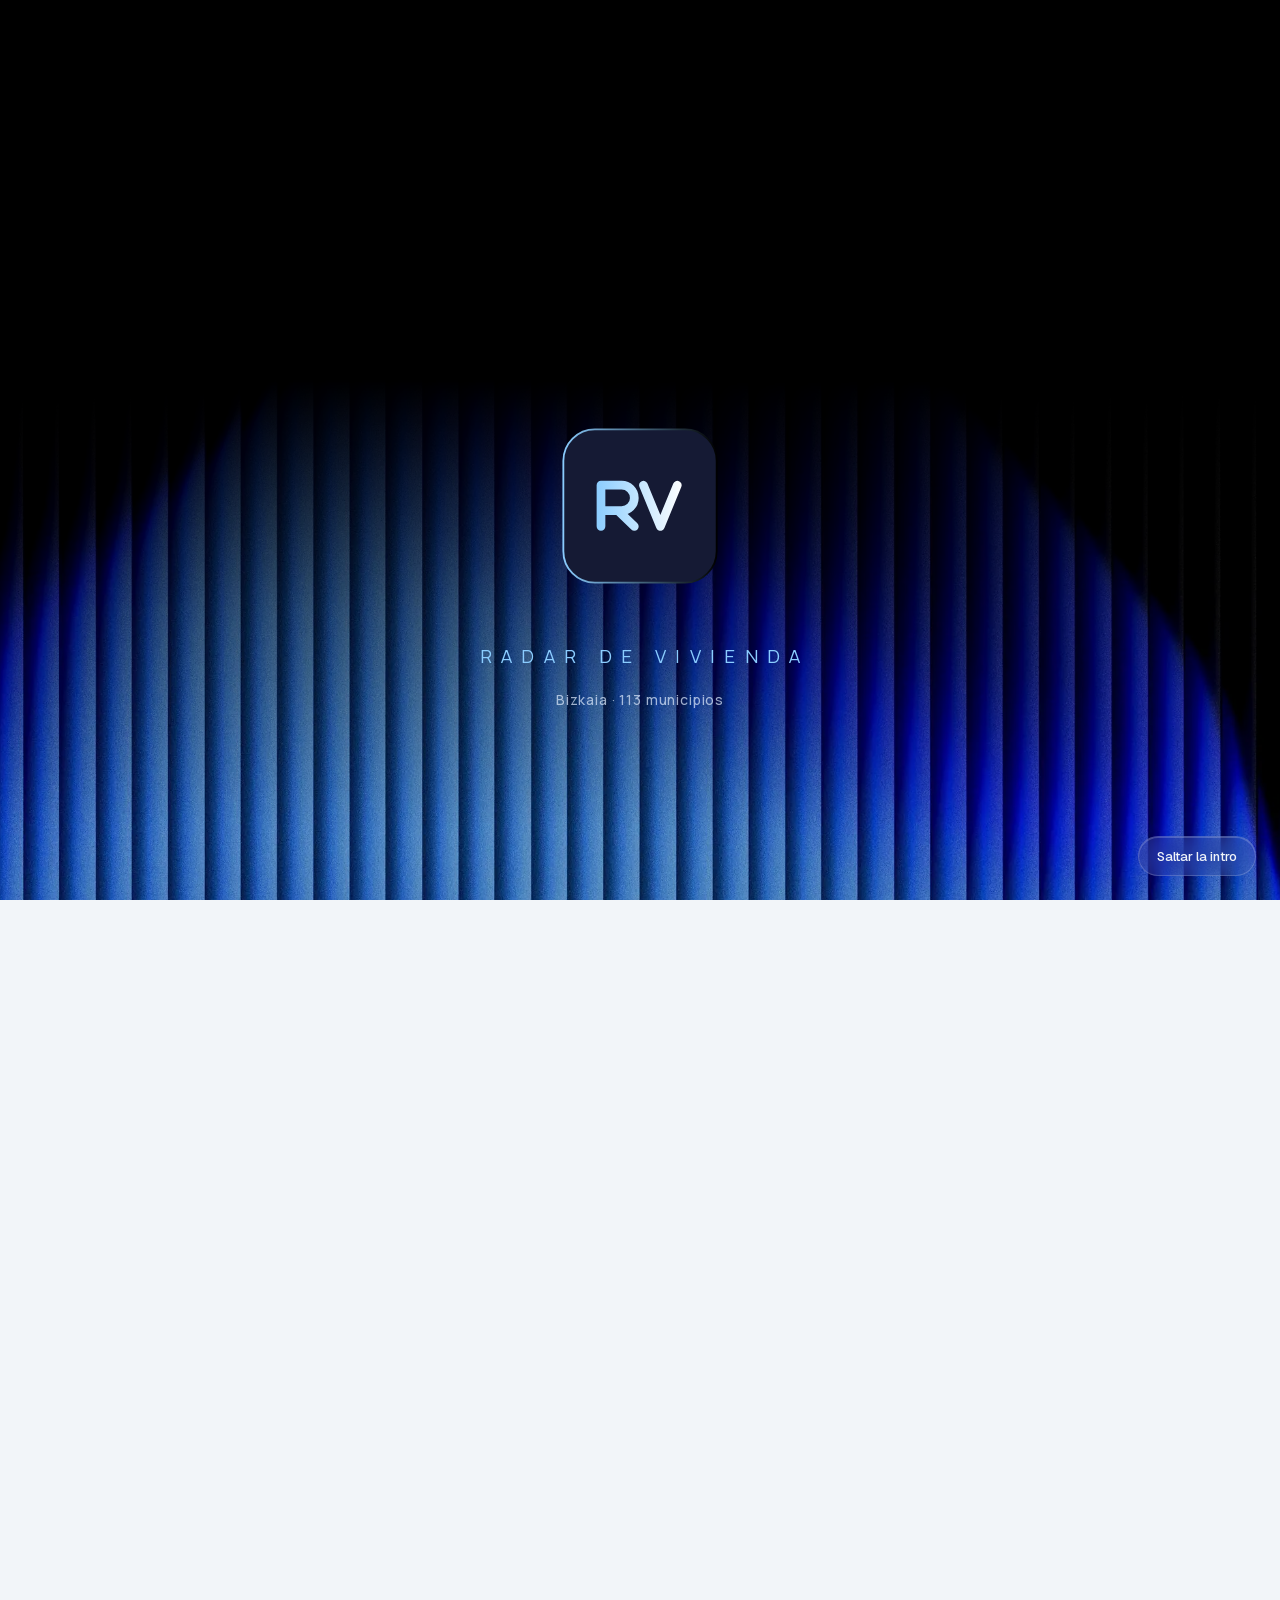
<file: prototipo-radar/index.html>
<!doctype html>
<html lang="es">
<head>
  <meta charset="utf-8">
  <meta name="viewport" content="width=device-width, initial-scale=1, viewport-fit=cover">
  <title>Radar de vivienda · Bizkaia (prototipo)</title>
  <meta name="robots" content="noindex">
  <link rel="preload" href="assets/fonts/geist-latin-edc7ad.woff2" as="font" type="font/woff2" crossorigin>
  <link rel="preload" href="assets/fonts/montserrat-latin-83a31c.woff2" as="font" type="font/woff2" crossorigin>
  <link rel="stylesheet" href="css/fonts.css">
  <link rel="stylesheet" href="css/pci.css">
  <link rel="stylesheet" href="css/radar.css">
  <script type="module" src="js/app.js"></script>
  <noscript><style>.intro { display: none; } .app.pre .main { opacity: 1; transform: none; filter: none; } .app.pre .dock { opacity: 1; }</style></noscript>
</head>
<body>
<svg width="0" height="0" style="position:absolute" aria-hidden="true">
  <!-- Iconos: Phosphor Icons (regular), licencia MIT; el mismo sprite que pci-dashboard -->
  <!-- Icons: Phosphor Icons (regular), MIT licence -->
  <symbol id="i-globe" viewBox="0 0 256 256"><path d="M128,24A104,104,0,1,0,232,128,104.11,104.11,0,0,0,128,24Zm88,104a87.62,87.62,0,0,1-6.4,32.94l-44.7-27.49a15.92,15.92,0,0,0-6.24-2.23l-22.82-3.08a16.11,16.11,0,0,0-16,7.86h-8.72l-3.8-7.86a15.91,15.91,0,0,0-11-8.67l-8-1.73L96.14,104h16.71a16.06,16.06,0,0,0,7.73-2l12.25-6.76a16.62,16.62,0,0,0,3-2.14l26.91-24.34A15.93,15.93,0,0,0,166,49.1l-.36-.65A88.11,88.11,0,0,1,216,128ZM143.31,41.34,152,56.9,125.09,81.24,112.85,88H96.14a16,16,0,0,0-13.88,8l-8.73,15.23L63.38,84.19,74.32,58.32a87.87,87.87,0,0,1,69-17ZM40,128a87.53,87.53,0,0,1,8.54-37.8l11.34,30.27a16,16,0,0,0,11.62,10l21.43,4.61L96.74,143a16.09,16.09,0,0,0,14.4,9h1.48l-7.23,16.23a16,16,0,0,0,2.86,17.37l.14.14L128,205.94l-1.94,10A88.11,88.11,0,0,1,40,128Zm102.58,86.78,1.13-5.81a16.09,16.09,0,0,0-4-13.9,1.85,1.85,0,0,1-.14-.14L120,174.74,133.7,144l22.82,3.08,45.72,28.12A88.18,88.18,0,0,1,142.58,214.78Z"/></symbol>
  <symbol id="i-squares" viewBox="0 0 256 256"><path d="M104,40H56A16,16,0,0,0,40,56v48a16,16,0,0,0,16,16h48a16,16,0,0,0,16-16V56A16,16,0,0,0,104,40Zm0,64H56V56h48v48Zm96-64H152a16,16,0,0,0-16,16v48a16,16,0,0,0,16,16h48a16,16,0,0,0,16-16V56A16,16,0,0,0,200,40Zm0,64H152V56h48v48Zm-96,32H56a16,16,0,0,0-16,16v48a16,16,0,0,0,16,16h48a16,16,0,0,0,16-16V152A16,16,0,0,0,104,136Zm0,64H56V152h48v48Zm96-64H152a16,16,0,0,0-16,16v48a16,16,0,0,0,16,16h48a16,16,0,0,0,16-16V152A16,16,0,0,0,200,136Zm0,64H152V152h48v48Z"/></symbol>
  <symbol id="i-lightning" viewBox="0 0 256 256"><path d="M215.79,118.17a8,8,0,0,0-5-5.66L153.18,90.9l14.66-73.33a8,8,0,0,0-13.69-7l-112,120a8,8,0,0,0,3,13l57.63,21.61L88.16,238.43a8,8,0,0,0,13.69,7l112-120A8,8,0,0,0,215.79,118.17ZM109.37,214l10.47-52.38a8,8,0,0,0-5-9.06L62,132.71l84.62-90.66L136.16,94.43a8,8,0,0,0,5,9.06l52.8,19.8Z"/></symbol>
  <symbol id="i-ladder" viewBox="0 0 256 256"><path d="M224,96H184V56a8,8,0,0,0-8-8H56V40a8,8,0,0,0-16,0V216a8,8,0,0,0,16,0v-8h88a8,8,0,0,0,8-8V160h72a8,8,0,0,0,8-8V104A8,8,0,0,0,224,96ZM168,64V96H56V64ZM136,192H56V160h80Zm80-48H56V112H216Z"/></symbol>
  <symbol id="i-wallet" viewBox="0 0 256 256"><path d="M216,64H56a8,8,0,0,1,0-16H192a8,8,0,0,0,0-16H56A24,24,0,0,0,32,56V184a24,24,0,0,0,24,24H216a16,16,0,0,0,16-16V80A16,16,0,0,0,216,64Zm0,128H56a8,8,0,0,1-8-8V78.63A23.84,23.84,0,0,0,56,80H216Zm-48-60a12,12,0,1,1,12,12A12,12,0,0,1,168,132Z"/></symbol>
  <symbol id="i-trend" viewBox="0 0 256 256"><path d="M232,208a8,8,0,0,1-8,8H32a8,8,0,0,1-8-8V48a8,8,0,0,1,16,0V156.69l50.34-50.35a8,8,0,0,1,11.32,0L128,132.69,180.69,80H160a8,8,0,0,1,0-16h40a8,8,0,0,1,8,8v40a8,8,0,0,1-16,0V91.31l-58.34,58.35a8,8,0,0,1-11.32,0L96,123.31l-56,56V200H224A8,8,0,0,1,232,208Z"/></symbol>
  <symbol id="i-database" viewBox="0 0 256 256"><path d="M128,24C74.17,24,32,48.6,32,80v96c0,31.4,42.17,56,96,56s96-24.6,96-56V80C224,48.6,181.83,24,128,24Zm80,104c0,9.62-7.88,19.43-21.61,26.92C170.93,163.35,150.19,168,128,168s-42.93-4.65-58.39-13.08C55.88,147.43,48,137.62,48,128V111.36c17.06,15,46.23,24.64,80,24.64s62.94-9.68,80-24.64ZM69.61,53.08C85.07,44.65,105.81,40,128,40s42.93,4.65,58.39,13.08C200.12,60.57,208,70.38,208,80s-7.88,19.43-21.61,26.92C170.93,115.35,150.19,120,128,120s-42.93-4.65-58.39-13.08C55.88,99.43,48,89.62,48,80S55.88,60.57,69.61,53.08ZM186.39,202.92C170.93,211.35,150.19,216,128,216s-42.93-4.65-58.39-13.08C55.88,195.43,48,185.62,48,176V159.36c17.06,15,46.23,24.64,80,24.64s62.94-9.68,80-24.64V176C208,185.62,200.12,195.43,186.39,202.92Z"/></symbol>
  <symbol id="i-search" viewBox="0 0 256 256"><path d="M229.66,218.34l-50.07-50.06a88.11,88.11,0,1,0-11.31,11.31l50.06,50.07a8,8,0,0,0,11.32-11.32ZM40,112a72,72,0,1,1,72,72A72.08,72.08,0,0,1,40,112Z"/></symbol>
  <symbol id="i-x" viewBox="0 0 256 256"><path d="M205.66,194.34a8,8,0,0,1-11.32,11.32L128,139.31,61.66,205.66a8,8,0,0,1-11.32-11.32L116.69,128,50.34,61.66A8,8,0,0,1,61.66,50.34L128,116.69l66.34-66.35a8,8,0,0,1,11.32,11.32L139.31,128Z"/></symbol>
  <symbol id="i-arrow" viewBox="0 0 256 256"><path d="M221.66,133.66l-72,72a8,8,0,0,1-11.32-11.32L196.69,136H40a8,8,0,0,1,0-16H196.69L138.34,61.66a8,8,0,0,1,11.32-11.32l72,72A8,8,0,0,1,221.66,133.66Z"/></symbol>
    <symbol id="i-play" viewBox="0 0 256 256"><path d="M240,128a15.74,15.74,0,0,1-7.6,13.51L88.32,229.65a16,16,0,0,1-16.2.3A15.86,15.86,0,0,1,64,216.13V39.87a15.86,15.86,0,0,1,8.12-13.82,16,16,0,0,1,16.2.3L232.4,114.49A15.74,15.74,0,0,1,240,128Z"/></symbol>
  <symbol id="i-pause" viewBox="0 0 256 256"><path d="M216,48V208a16,16,0,0,1-16,16H160a16,16,0,0,1-16-16V48a16,16,0,0,1,16-16h40A16,16,0,0,1,216,48ZM96,32H56A16,16,0,0,0,40,48V208a16,16,0,0,0,16,16H96a16,16,0,0,0,16-16V48A16,16,0,0,0,96,32Z"/></symbol>
  <symbol id="i-caret" viewBox="0 0 256 256"><path d="M181.66,133.66l-80,80a8,8,0,0,1-11.32-11.32L164.69,128,90.34,53.66a8,8,0,0,1,11.32-11.32l80,80A8,8,0,0,1,181.66,133.66Z"/></symbol>
  <symbol id="i-reset"viewBox="0 0 256 256"><path d="M224,128a96,96,0,0,1-94.71,96H128A95.38,95.38,0,0,1,62.1,197.8a8,8,0,0,1,11-11.63A80,80,0,1,0,71.43,71.39a3.07,3.07,0,0,1-.26.25L44.59,96H72a8,8,0,0,1,0,16H24a8,8,0,0,1-8-8V56a8,8,0,0,1,16,0V85.8L60.25,60A96,96,0,0,1,224,128Z"/></symbol>
</svg>
<a class="salto" href="#hoja" data-saltar>Saltar al contenido</a>

<div class="intro" id="intro">
  <div class="beams-wrap" aria-hidden="true"><div class="beams"></div></div>
  <div class="intro-sign" role="img" aria-label="Radar de vivienda, Bizkaia">
    <div class="intro-logo"><div class="intro-mark"><img src="assets/radar-logo.svg" width="130" height="130" alt=""></div><span class="intro-sweep"></span><span class="intro-pulse"></span></div>
    <div class="intro-text">
      <div class="intro-sub">Radar de vivienda</div>
      <div class="intro-by"><span>Bizkaia · 113 municipios</span></div>
    </div>
  </div>
  <button class="intro-skip" type="button">Saltar la intro</button>
</div>

<div class="app pre">
  <div class="dock ink lg glass-rail">
    <a class="lockup" href="#situacion" title="Radar de vivienda: volver a Situación" aria-label="Radar de vivienda, volver a Situación">
      <svg viewBox="0 0 130.39 130.39" aria-hidden="true">
        <defs>
          <linearGradient id="lg-txt" x1="29" y1="63" x2="101" y2="63" gradientUnits="userSpaceOnUse"><stop offset="0" stop-color="#8bcdff"/><stop offset="1" stop-color="#fff"/></linearGradient>
          <linearGradient id="lg-edge" x1="1" y1="65" x2="129" y2="65" gradientUnits="userSpaceOnUse"><stop offset="0" stop-color="#8bcdff"/><stop offset="1" stop-color="#000"/></linearGradient>
        </defs>
        <rect x="1.94" y="1.95" width="126.5" height="126.5" rx="26" fill="#151a34"/>
        <rect x="1.94" y="1.95" width="126.5" height="126.5" rx="26" fill="none" stroke="url(#lg-edge)" stroke-width="1.5"/>
        <g fill="none" stroke="url(#lg-txt)" stroke-width="7.2" stroke-linejoin="round" stroke-linecap="round"><path d="M33 82V48h17a10.5 10.5 0 0 1 0 21H33M47 69l13.5 13"/><path d="M68 48l14 34 14-34"/></g>
      </svg>
      <div class="label"><b data-producto>Radar de vivienda</b><span data-territorio>Bizkaia</span></div>
    </a>

    <nav class="nav" id="nav" aria-label="Vistas">
      <span class="lens" aria-hidden="true"></span>
      <a href="#situacion" data-view="situacion" title="Situación"><svg class="ico"><use href="#i-globe"/></svg><span class="label">Situación</span></a>
      <a href="#indicadores" data-view="indicadores" title="Indicadores"><svg class="ico"><use href="#i-trend"/></svg><span class="label">Indicadores</span></a>
      <span class="sep-line" aria-hidden="true"></span>
      <a class="ext" href="https://vizcaya-vivienda.vercel.app/#medidas" rel="noopener" title="Medidas en marcha (Radar publicado)" data-nuevo><svg class="ico"><use href="#i-lightning"/></svg><span class="label">Medidas en marcha</span><span class="tag" aria-hidden="true">↗</span><span class="solo-lectores"> (abre el Radar publicado)</span></a>
      <a class="ext" href="https://vizcaya-vivienda.vercel.app/#escenarios" rel="noopener" title="Escenarios (Radar publicado)" data-nuevo><svg class="ico"><use href="#i-ladder"/></svg><span class="label">Escenarios</span><span class="tag" aria-hidden="true">↗</span><span class="solo-lectores"> (abre el Radar publicado)</span></a>
      <a class="ext" href="https://vizcaya-vivienda.vercel.app/#datos" rel="noopener" title="Datos (Radar publicado)" data-nuevo><svg class="ico"><use href="#i-database"/></svg><span class="label">Datos</span><span class="tag" aria-hidden="true">↗</span><span class="solo-lectores"> (abre el Radar publicado)</span></a>
      <span class="sep-line" aria-hidden="true"></span>
      <a class="ext" href="https://vizcaya-vivienda.vercel.app/#metodologia" rel="noopener" title="Metodología (Radar publicado)" data-nuevo><svg class="ico"><use href="#i-search"/></svg><span class="label">Metodología</span><span class="tag" aria-hidden="true">↗</span><span class="solo-lectores"> (abre el Radar publicado)</span></a>
      <span data-enlaces class="enlaces"></span>
    </nav>

    <div class="dock-foot"><button class="replay" id="replay" type="button" title="Ver la intro otra vez" aria-label="Ver la intro otra vez"><svg class="ico"><use href="#i-reset"/></svg></button><span class="label dock-fecha" data-fecha></span></div>
  </div>

  <div class="main">
    <div class="bar lg glass-toolbar">
      <div class="filters" id="filters" role="group" aria-label="Filtros de la vista"></div>
    </div>

    <main id="hoja" class="hoja" tabindex="-1">
      <header class="head rise">
        <div>
          <h1 id="titulo">Situación</h1>
          <p class="lede" data-sub></p>
        </div>
        <div class="scope" id="scope"></div>
      </header>

      <section class="view" id="view-situacion" aria-labelledby="titulo" hidden><div data-cuerpo></div></section>
      <section class="view" id="view-indicadores" aria-labelledby="titulo" hidden><div data-cuerpo></div></section>
      <noscript><p class="aviso">El radar necesita JavaScript para dibujar sus datos.</p></noscript>
    </main>

    <footer class="foot">
      <span>Prototipo no publicado. Los datos y los textos son los del <a href="https://vizcaya-vivienda.vercel.app/">Radar publicado</a>; solo cambia cómo se presentan.</span>
      <span><a href="https://vizcaya-vivienda-analisis.vercel.app/">Análisis y medidas</a> · <a href="https://vizcaya-vivienda-resumen.vercel.app/">Resumen</a></span>
    </footer>
  </div>
</div>
<div class="solo-lectores" role="status" aria-live="polite" data-anuncio></div>
</body>
</html>
</file>
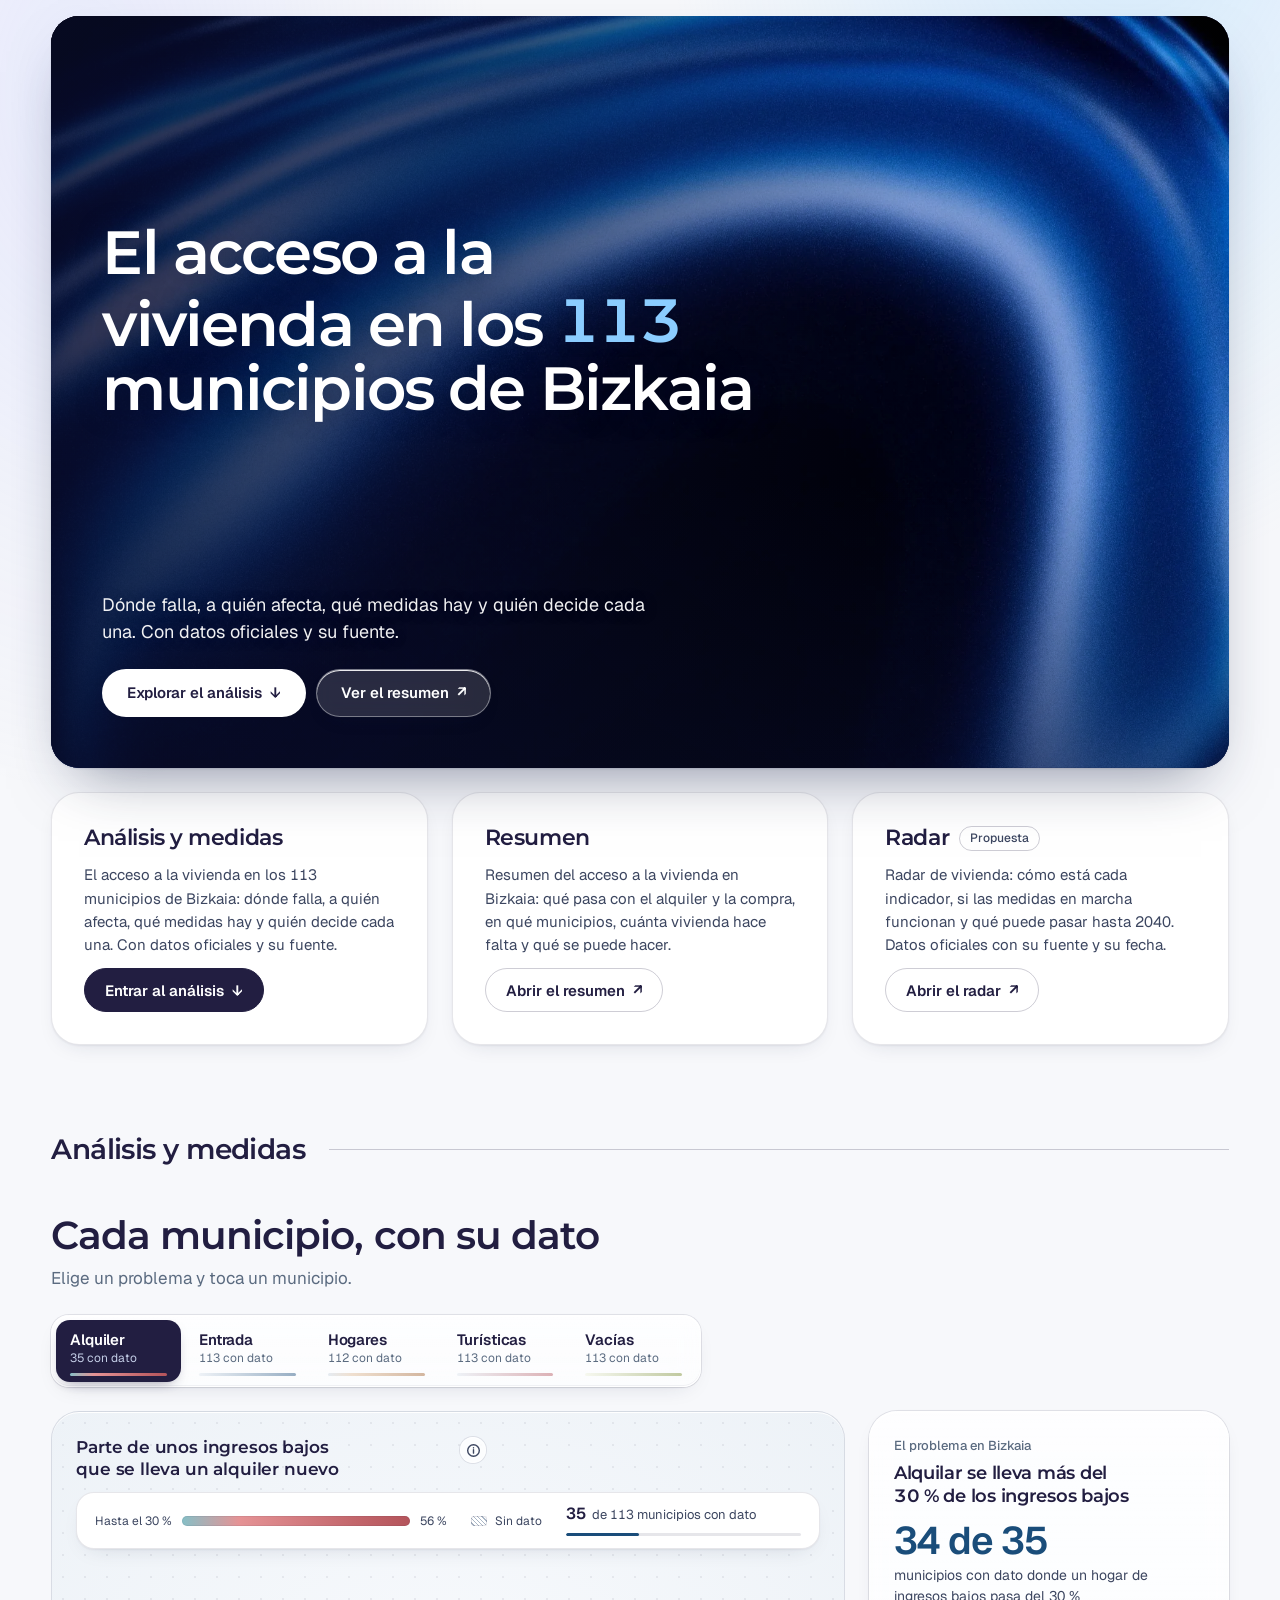
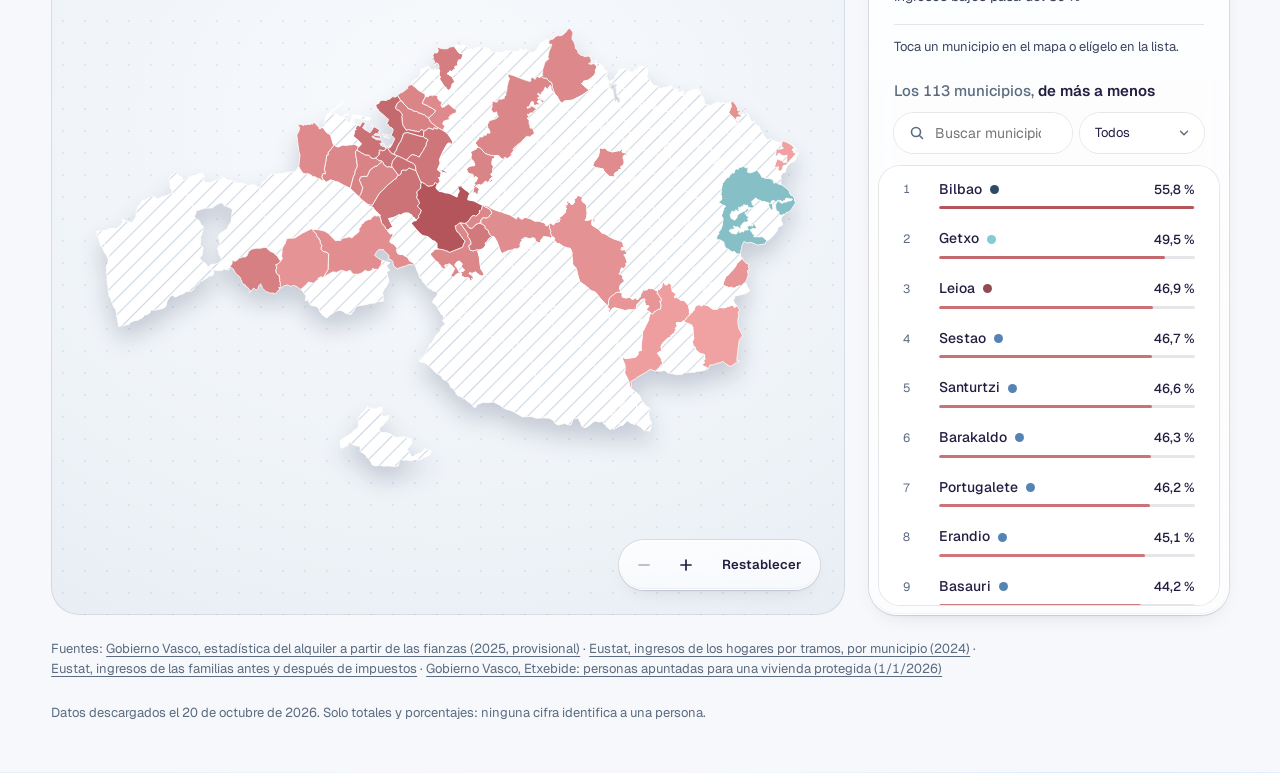
<file: sprint-03-1/app/index.html>
<!doctype html>
<html lang="es">
<head>
  <meta charset="utf-8">
  <meta name="viewport" content="width=device-width, initial-scale=1, viewport-fit=cover">
  <title>Vivienda en Bizkaia · Análisis</title>
  <meta name="robots" content="noindex">
  <link rel="icon" href="data:,">
  <link rel="preconnect" href="https://fonts.googleapis.com">
  <link rel="preconnect" href="https://fonts.gstatic.com" crossorigin>
  <link rel="stylesheet" href="https://fonts.googleapis.com/css2?family=Montserrat:wght@500;600;700&family=Geist:wght@400;500;600&family=Geist+Mono:wght@400;500&display=swap">
  <!-- sistema tipográfico único (typography.css), tokens y materiales del Design System (tokens.css), marco compartido (cabecera, menú, botones)
       y una hoja por vista: solo está activa la de la vista abierta -->
  <link rel="stylesheet" href="css/typography.css">
  <link rel="stylesheet" href="css/tokens.css">
  <link rel="stylesheet" href="css/marco.css">
  <link rel="stylesheet" href="css/lectura.css">
  <link rel="stylesheet" href="css/situacion.css" id="css-situacion">
  <link rel="stylesheet" href="css/medidas.css" id="css-medidas">
  <link rel="stylesheet" href="css/medidas-diseno.css" id="css-medidas-diseno">
  <link rel="stylesheet" href="css/municipios.css" id="css-municipios">
  <link rel="stylesheet" href="css/acceso.css" id="css-acceso">
  <link rel="stylesheet" href="css/normas.css" id="css-normas">
  <link rel="stylesheet" href="css/metodo.css" id="css-metodo">
  <link rel="stylesheet" href="css/inicio.css">
  <link rel="stylesheet" href="css/movimiento.css">
  <link rel="stylesheet" href="css/impresion.css" media="print">
  <script src="js/pre-inicio.js"></script>
  <script type="module" src="js/app.js"></script>
  <script type="module" src="js/nav.js"></script>
</head>
<body>
  <a class="salto" href="#vista" id="salto">Saltar al contenido</a>

  <!-- Marco único: las seis pestañas (Situación, Municipios, Acceso, Medidas, Normas y Método) se abren aquí, con el mismo marco, el mismo almacén de datos y el mismo sistema de diseño. -->
  <header class="banda">
    <a class="marca" href="#inicio" title="Ir al inicio"><img src="img/logo-vivienda-bizkaia.png" alt="Vivienda Bizkaia" width="800" height="212"></a>
    <nav class="vistas vidrio" aria-label="Pestañas">
      <a href="#situacion" data-vista="situacion">Situación</a>
      <a href="#municipios" data-vista="municipios">Municipios</a>
      <a href="#acceso" data-vista="acceso">Acceso</a>
      <a href="#medidas" data-vista="medidas">Medidas</a>
      <a href="#normas" data-vista="normas">Normas</a>
      <a href="#metodo" data-vista="metodo">Método</a>
    </nav>
    <p class="vista-activa" id="vista-activa">Situación</p>
    <div class="banda-dcha">
      <ul class="otros-productos" aria-label="Otros productos">
        <li class="otro-resumen"><a class="enlace-ext" href="https://vivienda-bizkaia-presentacion.vercel.app/" target="_blank" rel="noopener">Resumen <span aria-hidden="true">↗</span></a></li>
        <li><a class="btn vidrio" href="https://vizcaya-vivienda.vercel.app/" target="_blank" rel="noopener">Ver el radar <span aria-hidden="true">↗</span></a></li>
        <li><button type="button" class="btn vidrio" id="copiar-enlace" title="Copia la dirección de esta consulta (vista, municipios, filtros y supuestos)" data-propuesta>Copiar enlace</button></li>
      </ul>
      <button type="button" class="menu-boton" id="menu-abrir" aria-haspopup="dialog" aria-controls="menu" aria-expanded="false">Menú</button>
    </div>
  </header>

  <dialog id="menu" class="menu" aria-label="Pestañas">
    <nav class="menu-lista" aria-label="Vistas">
      <a href="#situacion" data-vista="situacion">Situación</a>
      <a href="#municipios" data-vista="municipios">Municipios</a>
      <a href="#acceso" data-vista="acceso">Acceso</a>
      <a href="#medidas" data-vista="medidas">Medidas</a>
      <a href="#normas" data-vista="normas">Normas</a>
      <a href="#metodo" data-vista="metodo">Método</a>
    </nav>
    <section class="menu-otros" aria-labelledby="menu-otros-t">
      <h2 id="menu-otros-t">Otros productos</h2>
      <ul>
        <li><a class="enlace-ext" href="https://vivienda-bizkaia-presentacion.vercel.app/" target="_blank" rel="noopener">Resumen <span aria-hidden="true">↗</span></a></li>
        <li><a class="btn" href="https://vizcaya-vivienda.vercel.app/" target="_blank" rel="noopener">Ver el radar <span aria-hidden="true">↗</span></a></li>
      </ul>
    </section>
    <form method="dialog"><button class="btn cerrar">Cerrar <span aria-hidden="true">×</span></button></form>
  </dialog>

  <!-- Inicio: solo se ve con la dirección raíz (html.con-inicio). Primero el hero (editorial inmersiva),
       después la puerta a los tres productos y, debajo, la vista Situación de siempre. Los textos son los de las tres webs publicadas (sus descripciones); no hay cifras de adorno. -->
  <section id="inicio" class="hero" aria-label="Inicio">
    <div class="hero-card">
      <div class="hero-fondo" aria-hidden="true"><img alt="" decoding="async"></div>
      <div class="hero-texto">
        <h1 class="hero-t rise" style="--i:1">El acceso a la vivienda en los <span class="hero-n n-munis" data-roll></span> municipios de Bizkaia</h1>
        <p class="hero-sub rise" style="--i:2">Dónde falla, a quién afecta, qué medidas hay y quién decide cada una. Con datos oficiales y su fuente.</p>
        <div class="hero-cta rise" style="--i:3">
          <a class="hero-btn primario" href="#situacion" data-ir="analisis" data-propuesta>Explorar el análisis <span aria-hidden="true">↓</span></a>
          <a class="hero-btn vidrio" href="https://vivienda-bizkaia-presentacion.vercel.app/" target="_blank" rel="noopener">Ver el resumen <span aria-hidden="true">↗</span></a>
        </div>
      </div>
    </div>

    <div class="puertas" role="group" aria-label="Los tres productos">
      <article class="puerta">
        <h2 class="puerta-t">Análisis y medidas</h2>
        <p class="puerta-d">El acceso a la vivienda en los <span class="n-munis"></span> municipios de Bizkaia: dónde falla, a quién afecta, qué medidas hay y quién decide cada una. Con datos oficiales y su fuente.</p>
        <a class="puerta-a" href="#situacion" data-ir="analisis">Entrar al análisis <span aria-hidden="true">↓</span></a>
      </article>
      <article class="puerta">
        <h2 class="puerta-t">Resumen</h2>
        <p class="puerta-d">Resumen del acceso a la vivienda en Bizkaia: qué pasa con el alquiler y la compra, en qué municipios, cuánta vivienda hace falta y qué se puede hacer.</p>
        <a class="puerta-a" href="https://vivienda-bizkaia-presentacion.vercel.app/" target="_blank" rel="noopener">Abrir el resumen <span aria-hidden="true">↗</span></a>
      </article>
      <article class="puerta">
        <h2 class="puerta-t">Radar <span class="puerta-tag" data-propuesta>Propuesta</span></h2>
        <p class="puerta-d">Radar de vivienda: cómo está cada indicador, si las medidas en marcha funcionan y qué puede pasar hasta 2040. Datos oficiales con su fuente y su fecha.</p>
        <a class="puerta-a" href="https://vizcaya-vivienda.vercel.app/" target="_blank" rel="noopener">Abrir el radar <span aria-hidden="true">↗</span></a>
      </article>
    </div>

    <!-- Umbral: marca el punto donde empieza el análisis (aparece la cabecera de las seis vistas) -->
    <div class="umbral" id="umbral" aria-hidden="true"><p class="umbral-t" data-propuesta>Análisis y medidas</p></div>
  </section>

  <!-- La vista activa se monta aquí; solo hay una montada a la vez -->
  <main id="vista" tabindex="-1"></main>

  <div id="velo" aria-hidden="true"></div>  <!-- cubre el contenido durante el cambio de vista (css/movimiento.css) -->
  <div class="solo-lectores" role="status" aria-live="polite" data-anuncio></div>
</body>
</html>
</file>
<file: prototipo-radar/css/fonts.css>
/* Fuentes alojadas en el repo (antes se pedían a Google Fonts). Solo los subconjuntos latin y latin-ext, que cubren español, euskera e inglés.
   Montserrat, Geist, Geist Mono y Manrope: SIL Open Font License 1.1 (ver assets/fonts/LICENCIAS.md). */
/* latin-ext */
@font-face {
  font-family: 'Geist';
  font-style: normal;
  font-weight: 400;
  font-display: swap;
  src: url(../assets/fonts/geist-latin-ext-e6da48.woff2) format('woff2');
  unicode-range: U+0100-02BA, U+02BD-02C5, U+02C7-02CC, U+02CE-02D7, U+02DD-02FF, U+0304, U+0308, U+0329, U+1D00-1DBF, U+1E00-1E9F, U+1EF2-1EFF, U+2020, U+20A0-20AB, U+20AD-20C4, U+2113, U+2C60-2C7F, U+A720-A7FF;
}
/* latin */
@font-face {
  font-family: 'Geist';
  font-style: normal;
  font-weight: 400;
  font-display: swap;
  src: url(../assets/fonts/geist-latin-edc7ad.woff2) format('woff2');
  unicode-range: U+0000-00FF, U+0131, U+0152-0153, U+02BB-02BC, U+02C6, U+02DA, U+02DC, U+0304, U+0308, U+0329, U+2000-206F, U+20AC, U+2122, U+2191, U+2193, U+2212, U+2215, U+FEFF, U+FFFD;
}
/* latin-ext */
@font-face {
  font-family: 'Geist';
  font-style: normal;
  font-weight: 500;
  font-display: swap;
  src: url(../assets/fonts/geist-latin-ext-e6da48.woff2) format('woff2');
  unicode-range: U+0100-02BA, U+02BD-02C5, U+02C7-02CC, U+02CE-02D7, U+02DD-02FF, U+0304, U+0308, U+0329, U+1D00-1DBF, U+1E00-1E9F, U+1EF2-1EFF, U+2020, U+20A0-20AB, U+20AD-20C4, U+2113, U+2C60-2C7F, U+A720-A7FF;
}
/* latin */
@font-face {
  font-family: 'Geist';
  font-style: normal;
  font-weight: 500;
  font-display: swap;
  src: url(../assets/fonts/geist-latin-edc7ad.woff2) format('woff2');
  unicode-range: U+0000-00FF, U+0131, U+0152-0153, U+02BB-02BC, U+02C6, U+02DA, U+02DC, U+0304, U+0308, U+0329, U+2000-206F, U+20AC, U+2122, U+2191, U+2193, U+2212, U+2215, U+FEFF, U+FFFD;
}
/* latin-ext */
@font-face {
  font-family: 'Geist';
  font-style: normal;
  font-weight: 600;
  font-display: swap;
  src: url(../assets/fonts/geist-latin-ext-e6da48.woff2) format('woff2');
  unicode-range: U+0100-02BA, U+02BD-02C5, U+02C7-02CC, U+02CE-02D7, U+02DD-02FF, U+0304, U+0308, U+0329, U+1D00-1DBF, U+1E00-1E9F, U+1EF2-1EFF, U+2020, U+20A0-20AB, U+20AD-20C4, U+2113, U+2C60-2C7F, U+A720-A7FF;
}
/* latin */
@font-face {
  font-family: 'Geist';
  font-style: normal;
  font-weight: 600;
  font-display: swap;
  src: url(../assets/fonts/geist-latin-edc7ad.woff2) format('woff2');
  unicode-range: U+0000-00FF, U+0131, U+0152-0153, U+02BB-02BC, U+02C6, U+02DA, U+02DC, U+0304, U+0308, U+0329, U+2000-206F, U+20AC, U+2122, U+2191, U+2193, U+2212, U+2215, U+FEFF, U+FFFD;
}
/* latin-ext */
@font-face {
  font-family: 'Geist Mono';
  font-style: normal;
  font-weight: 400;
  font-display: swap;
  src: url(../assets/fonts/geist-mono-latin-ext-afda9b.woff2) format('woff2');
  unicode-range: U+0100-02BA, U+02BD-02C5, U+02C7-02CC, U+02CE-02D7, U+02DD-02FF, U+0304, U+0308, U+0329, U+1D00-1DBF, U+1E00-1E9F, U+1EF2-1EFF, U+2020, U+20A0-20AB, U+20AD-20C4, U+2113, U+2C60-2C7F, U+A720-A7FF;
}
/* latin */
@font-face {
  font-family: 'Geist Mono';
  font-style: normal;
  font-weight: 400;
  font-display: swap;
  src: url(../assets/fonts/geist-mono-latin-01c0aa.woff2) format('woff2');
  unicode-range: U+0000-00FF, U+0131, U+0152-0153, U+02BB-02BC, U+02C6, U+02DA, U+02DC, U+0304, U+0308, U+0329, U+2000-206F, U+20AC, U+2122, U+2191, U+2193, U+2212, U+2215, U+FEFF, U+FFFD;
}
/* latin-ext */
@font-face {
  font-family: 'Geist Mono';
  font-style: normal;
  font-weight: 500;
  font-display: swap;
  src: url(../assets/fonts/geist-mono-latin-ext-afda9b.woff2) format('woff2');
  unicode-range: U+0100-02BA, U+02BD-02C5, U+02C7-02CC, U+02CE-02D7, U+02DD-02FF, U+0304, U+0308, U+0329, U+1D00-1DBF, U+1E00-1E9F, U+1EF2-1EFF, U+2020, U+20A0-20AB, U+20AD-20C4, U+2113, U+2C60-2C7F, U+A720-A7FF;
}
/* latin */
@font-face {
  font-family: 'Geist Mono';
  font-style: normal;
  font-weight: 500;
  font-display: swap;
  src: url(../assets/fonts/geist-mono-latin-01c0aa.woff2) format('woff2');
  unicode-range: U+0000-00FF, U+0131, U+0152-0153, U+02BB-02BC, U+02C6, U+02DA, U+02DC, U+0304, U+0308, U+0329, U+2000-206F, U+20AC, U+2122, U+2191, U+2193, U+2212, U+2215, U+FEFF, U+FFFD;
}
/* latin-ext */
@font-face {
  font-family: 'Manrope';
  font-style: normal;
  font-weight: 400;
  font-display: swap;
  src: url(../assets/fonts/manrope-latin-ext-a71980.woff2) format('woff2');
  unicode-range: U+0100-02BA, U+02BD-02C5, U+02C7-02CC, U+02CE-02D7, U+02DD-02FF, U+0304, U+0308, U+0329, U+1D00-1DBF, U+1E00-1E9F, U+1EF2-1EFF, U+2020, U+20A0-20AB, U+20AD-20C4, U+2113, U+2C60-2C7F, U+A720-A7FF;
}
/* latin */
@font-face {
  font-family: 'Manrope';
  font-style: normal;
  font-weight: 400;
  font-display: swap;
  src: url(../assets/fonts/manrope-latin-f2edea.woff2) format('woff2');
  unicode-range: U+0000-00FF, U+0131, U+0152-0153, U+02BB-02BC, U+02C6, U+02DA, U+02DC, U+0304, U+0308, U+0329, U+2000-206F, U+20AC, U+2122, U+2191, U+2193, U+2212, U+2215, U+FEFF, U+FFFD;
}
/* latin-ext */
@font-face {
  font-family: 'Manrope';
  font-style: normal;
  font-weight: 500;
  font-display: swap;
  src: url(../assets/fonts/manrope-latin-ext-a71980.woff2) format('woff2');
  unicode-range: U+0100-02BA, U+02BD-02C5, U+02C7-02CC, U+02CE-02D7, U+02DD-02FF, U+0304, U+0308, U+0329, U+1D00-1DBF, U+1E00-1E9F, U+1EF2-1EFF, U+2020, U+20A0-20AB, U+20AD-20C4, U+2113, U+2C60-2C7F, U+A720-A7FF;
}
/* latin */
@font-face {
  font-family: 'Manrope';
  font-style: normal;
  font-weight: 500;
  font-display: swap;
  src: url(../assets/fonts/manrope-latin-f2edea.woff2) format('woff2');
  unicode-range: U+0000-00FF, U+0131, U+0152-0153, U+02BB-02BC, U+02C6, U+02DA, U+02DC, U+0304, U+0308, U+0329, U+2000-206F, U+20AC, U+2122, U+2191, U+2193, U+2212, U+2215, U+FEFF, U+FFFD;
}
/* latin-ext */
@font-face {
  font-family: 'Montserrat';
  font-style: normal;
  font-weight: 500;
  font-display: swap;
  src: url(../assets/fonts/montserrat-latin-ext-a93986.woff2) format('woff2');
  unicode-range: U+0100-02BA, U+02BD-02C5, U+02C7-02CC, U+02CE-02D7, U+02DD-02FF, U+0304, U+0308, U+0329, U+1D00-1DBF, U+1E00-1E9F, U+1EF2-1EFF, U+2020, U+20A0-20AB, U+20AD-20C4, U+2113, U+2C60-2C7F, U+A720-A7FF;
}
/* latin */
@font-face {
  font-family: 'Montserrat';
  font-style: normal;
  font-weight: 500;
  font-display: swap;
  src: url(../assets/fonts/montserrat-latin-83a31c.woff2) format('woff2');
  unicode-range: U+0000-00FF, U+0131, U+0152-0153, U+02BB-02BC, U+02C6, U+02DA, U+02DC, U+0304, U+0308, U+0329, U+2000-206F, U+20AC, U+2122, U+2191, U+2193, U+2212, U+2215, U+FEFF, U+FFFD;
}
/* latin-ext */
@font-face {
  font-family: 'Montserrat';
  font-style: normal;
  font-weight: 600;
  font-display: swap;
  src: url(../assets/fonts/montserrat-latin-ext-a93986.woff2) format('woff2');
  unicode-range: U+0100-02BA, U+02BD-02C5, U+02C7-02CC, U+02CE-02D7, U+02DD-02FF, U+0304, U+0308, U+0329, U+1D00-1DBF, U+1E00-1E9F, U+1EF2-1EFF, U+2020, U+20A0-20AB, U+20AD-20C4, U+2113, U+2C60-2C7F, U+A720-A7FF;
}
/* latin */
@font-face {
  font-family: 'Montserrat';
  font-style: normal;
  font-weight: 600;
  font-display: swap;
  src: url(../assets/fonts/montserrat-latin-83a31c.woff2) format('woff2');
  unicode-range: U+0000-00FF, U+0131, U+0152-0153, U+02BB-02BC, U+02C6, U+02DA, U+02DC, U+0304, U+0308, U+0329, U+2000-206F, U+20AC, U+2122, U+2191, U+2193, U+2212, U+2215, U+FEFF, U+FFFD;
}
/* latin-ext */
@font-face {
  font-family: 'Montserrat';
  font-style: normal;
  font-weight: 700;
  font-display: swap;
  src: url(../assets/fonts/montserrat-latin-ext-a93986.woff2) format('woff2');
  unicode-range: U+0100-02BA, U+02BD-02C5, U+02C7-02CC, U+02CE-02D7, U+02DD-02FF, U+0304, U+0308, U+0329, U+1D00-1DBF, U+1E00-1E9F, U+1EF2-1EFF, U+2020, U+20A0-20AB, U+20AD-20C4, U+2113, U+2C60-2C7F, U+A720-A7FF;
}
/* latin */
@font-face {
  font-family: 'Montserrat';
  font-style: normal;
  font-weight: 700;
  font-display: swap;
  src: url(../assets/fonts/montserrat-latin-83a31c.woff2) format('woff2');
  unicode-range: U+0000-00FF, U+0131, U+0152-0153, U+02BB-02BC, U+02C6, U+02DA, U+02DC, U+0304, U+0308, U+0329, U+2000-206F, U+20AC, U+2122, U+2191, U+2193, U+2212, U+2215, U+FEFF, U+FFFD;
}
</file>
<file: prototipo-radar/css/pci.css>
/* COPIA LITERAL del <style> de pci-dashboard (alvarolopez-commits/pci-dashboard, index.html, lineas 8 a 1140, v4 del 2026-10-21).
   No se edita: lo propio del Radar va en radar.css, que se carga despues. Incluye partes que el Radar aun no usa (intro, constelacion, budget lens). */
/* Layout: dark icon dock that opens on hover + light analysis canvas; each view leads with one dark "key box" on a deck background.
   Single deliberate theme: light canvas with dark islands (no light/dark switch). */
:root {
  color-scheme: light;
  /* legacy names, now aliases of the --pci-* palette (single source of truth below) */
  --bg: var(--pci-canvas);
  --surface: var(--pci-surface);
  --surface-2: var(--pci-surface-subtle);
  --fg: var(--pci-text-primary);
  --fg-2: var(--pci-text-secondary);
  --muted: var(--pci-text-muted);
  --accent: var(--pci-action);
  --line: var(--pci-table-divider);
  --line-2: var(--pci-border-strong);
  --lens: var(--pci-table-row-hover);
  --ink: #0a0f22;
  --ink-2: #141b36;
  --on-ink: #f1f5ff;
  --hy: var(--pci-series-a);
  --kia: var(--pci-series-b);
  --hy-strong: var(--pci-series-a-strong);
  --kia-strong: var(--pci-series-b-strong);
  --ramp1: #d6e5fb;
  --ramp2: #5d95e8;
  --ramp3: #0d3577;
  --land: #e3e8f1;
  --land-line: #ffffff;
  --warn: #a86f00;
  --warn-fill: #e9a100;
  --shadow: 0 1px 2px rgba(11, 18, 48, .04), 0 14px 34px -18px rgba(11, 18, 48, .22);

  --font-display: "Montserrat", "Segoe UI", system-ui, sans-serif;
  --font-ui: "Geist", "Segoe UI", system-ui, sans-serif;
  --font-data: "Geist Mono", ui-monospace, "Cascadia Mono", Consolas, monospace;

  /* Radius scale (refinement brief v1): 8 / 12 / 16 / 18 / 20 / 24 / 26 / 28 + full pill.
     Assigned by role, so dense analytical panels never get the shell's large radius. */
  --r-shell: 28px;    /* navigation rail */
  --r-toolbar: 26px;  /* global filter toolbar */
  --r-hero: 24px;     /* dark key box, record sheet */
  --r-card: 20px;     /* white analytical cards, confidence strip */
  --r-kpi: 18px;      /* supporting KPI cards inside the key box */
  --r-panel: 16px;    /* tooltip, toast */
  --r-control: 12px;  /* fields, segmented groups, buttons, nav items, list rows, search */
  --r-inner: 8px;     /* segments inside a group, ranking rows, tags */
  --r-pill: 999px;    /* chips and the intro skip button */
  --r-bar: 99px;      /* thin bars only (under 15px tall) */

  /* Spacing scale: 4 / 8 / 12 / 16 / 24 / 32 / 40 / 48 */
  --space-zone: 24px; /* between major page zones */
  --space-gutter: 20px; /* between analytical cards */

  /* Glass material tokens (calibrated from the brief's starter values) */
  --glass-light-top: rgba(255, 255, 255, .78);
  --glass-light-bottom: rgba(241, 246, 255, .66);
  --glass-dark-top: rgba(29, 46, 82, .84);
  --glass-dark-bottom: rgba(9, 15, 36, .9);
  --glass-stroke-light: rgba(255, 255, 255, .62);
  --glass-stroke-dark: rgba(255, 255, 255, .14);
  --glass-shadow: 0 10px 24px rgba(17, 30, 61, .10);
  --dock-w: 84px;
  --dock-open: 256px;
  /* one layout owner: the app grid. Content uses all width after the rail; only past this cap is it centred */
  --content-max: 1840px;
  /* Motion: decelerate into place, no overshoot; exits are faster than entrances */
  --ease-out: cubic-bezier(.16, 1, .3, 1);
  --ease-inout: cubic-bezier(.65, 0, .35, 1);
  --t-fast: 150ms;   /* hover and press feedback */
  --t-base: 240ms;   /* state changes */
  --t-layout: 420ms; /* dock push, drawer */
}
/* ---------- Colour and data palette v1 (PCI Color & Data Palette Refinement) ----------
   One semantic layer for data surfaces. Components read these tokens, never a hex of their own.
   Pilot: Full Detail table (step B). Charts, series and the remaining tables follow after review.
   Contrast checked on every state surface (script in the QA notes): text-primary >= 13:1, text-secondary >= 4.6:1,
   action >= 7.2:1. text-muted is 4.5:1 only on white and surface-subtle, so table states use text-secondary. */
:root {
  --pci-canvas: #F2F5F9;
  --pci-surface: #FFFFFF;
  --pci-surface-subtle: #F7F9FC;
  --pci-surface-raised: #F0F4F9;
  --pci-border: #E2E8F0;
  --pci-border-strong: #D3DCE8;
  --pci-gridline: #E8EDF3;

  --pci-text-primary: #221E41;
  --pci-text-secondary: #566A80;
  --pci-text-muted: #64748B;

  --pci-brand-deep: #221E41;
  --pci-brand-blue: #1A4D7A;
  --pci-brand-ice: #8BCDFF;
  --pci-action: #1A4D7A;
  --pci-action-hover: #153C60;
  --pci-focus-ring: #1A4D7A;

  --pci-table-header: #F0F4F9;
  --pci-table-row: #FFFFFF;
  --pci-table-row-alt: #F7F9FC;
  --pci-table-row-hover: #EAF2FB;
  --pci-table-row-selected: #DDEBFA;
  --pci-table-row-focus: #EDF5FF;
  --pci-table-divider: #E6EBF2;
  --pci-table-sort-active: #1A4D7A;

  --pci-filter-bg: #F7F9FC;
  --pci-filter-hover: #EEF3F9;
  --pci-filter-active: #E8F1FB;

  --pci-series-a: #3E82BD;
  --pci-series-b: #C47450;
  --pci-series-a-strong: #245F94;
  --pci-series-b-strong: #A65332;
  --pci-series-muted: #C9D3DF;

  --pci-cat-teal: #5C9DA6;
  --pci-cat-sage: #8EA66D;
  --pci-cat-slate: #5A7A94;
  --pci-cat-purple: #7C738C;
  --pci-cat-lavender: #ACA7C3;
  --pci-cat-amber: #D4A04A;
  --pci-cat-blue: #96B8D9;
  --pci-cat-grey: #909BA9;

  /* Powertrain groups (Portfolio). Kept from the validated set: the muted --pci-cat-* tones fail the normal-vision
     floor between neighbours (amber and sage at 10 against 15), so they are not used for these six groups. */
  --pci-pt-electric: #1baf7a;
  --pci-pt-plugin: #6250d6;
  --pci-pt-hybrid: #e87ba4;
  --pci-pt-petrol: #eda100;
  --pci-pt-diesel: #008300;
  --pci-pt-other: #9aa1b5;
}
/* tokens for dark islands (dock, key boxes, tooltip, toast) */
.ink {
  --fg: #f1f5ff; --fg-2: #bccae9; --muted: #8f9cc4; --accent: #8bcdff;
  --line: rgba(255, 255, 255, .1); --line-2: rgba(255, 255, 255, .18); --lens: rgba(139, 205, 255, .16);
  --hy: #3b92de; --kia: #d96c30; --warn: #fab219;
  color: var(--fg);
}

* { box-sizing: border-box; }
[hidden] { display: none !important; }
html, body { min-height: 100%; }
body {
  margin: 0; color: var(--fg); font: 400 14px/1.5 var(--font-ui); -webkit-font-smoothing: antialiased;
  background: radial-gradient(1200px 700px at 85% -10%, color-mix(in srgb, var(--pci-brand-ice) 24%, var(--pci-canvas)) 0%, transparent 60%), radial-gradient(900px 600px at -10% 110%, color-mix(in srgb, var(--pci-brand-ice) 16%, var(--pci-canvas)) 0%, transparent 55%), var(--bg);
  background-attachment: fixed;
}
body::before { content: ""; position: fixed; inset: 0 0 auto; height: env(safe-area-inset-top, 0px); z-index: 10; background: var(--bg); }
::selection { background: var(--accent); color: #fff; }
button, select, input { font: inherit; color: inherit; }
:focus-visible { outline: 2px solid var(--accent); outline-offset: 3px; }
* { scrollbar-width: thin; scrollbar-color: var(--line-2) transparent; }
.ico { width: 19px; height: 19px; flex: none; fill: currentColor; }
.card { background: var(--surface); border: 1px solid var(--pci-border); border-radius: var(--r-card); box-shadow: var(--shadow); }
/* press feedback shared by every control */
.seg button, .btn, .reset, .go, .replay, .chip.x, .icon-btn, .rank-list button { transition: color var(--t-fast), background-color var(--t-fast), transform var(--t-fast) var(--ease-out); }
.seg button:active, .btn:active:not(:disabled), .reset:active, .go:active, .replay:active, .chip.x:active, .icon-btn:active, .rank-list button:active { transform: scale(.97); }

/* ---------- Glass: a web approximation of Apple's Liquid Glass (not Apple's own implementation) ----------
   Content first, glass second. Glass lives on functional chrome only: the navigation rail, the filter
   toolbar and transient popovers, plus a quieter variant on the KPI cards inside the dark key box.
   Charts, maps, tables and white analytical cards stay solid.
   Material layers: translucent base tone, backdrop blur + saturation, a weak stroke and inner light,
   a directional rim light that turns toward the pointer, and a short soft shadow. In Chromium the toolbar
   and KPI cards also bend the backdrop at their rim with an SVG displacement map (built per element in
   script); other browsers get the same material without the bending. */
.lg { position: relative; isolation: isolate; --mx: 25%; --my: -20%; --ang: 135deg; --spec-o: .35; }
.lg > :not(.lens) { position: relative; z-index: 1; }
.lg::before {
  content: ""; position: absolute; inset: 0; z-index: 3; border-radius: inherit; padding: 1px; pointer-events: none;
  background: linear-gradient(var(--ang), var(--rim-hi) 0%, var(--rim-lo) 30%, transparent 52%, var(--rim-lo) 76%, var(--rim-mid) 100%);
  -webkit-mask: linear-gradient(#000 0 0) content-box, linear-gradient(#000 0 0); -webkit-mask-composite: xor; mask-composite: exclude;
}
.lg::after {
  content: ""; position: absolute; inset: 0; z-index: 0; border-radius: inherit; pointer-events: none;
  background: radial-gradient(220px 120px at var(--mx) var(--my), var(--spec), transparent 70%);
  opacity: var(--spec-o); transition: opacity var(--t-base);
}
/* light chrome: the global filter toolbar */
.glass-toolbar {
  --rim-hi: rgba(255, 255, 255, .95); --rim-mid: rgba(255, 255, 255, .6); --rim-lo: rgba(255, 255, 255, .25); --spec: rgba(255, 255, 255, .85);
  background: linear-gradient(160deg, var(--glass-light-top), var(--glass-light-bottom));
  border: 1px solid var(--glass-stroke-light);
  backdrop-filter: blur(18px) saturate(130%); -webkit-backdrop-filter: blur(18px) saturate(130%);
  box-shadow: var(--glass-shadow), inset 0 1px rgba(255, 255, 255, .52);
}
/* dark chrome: the navigation rail */
.glass-rail {
  --rim-hi: rgba(255, 255, 255, .42); --rim-mid: rgba(190, 225, 255, .2); --rim-lo: rgba(255, 255, 255, .05); --spec: rgba(160, 212, 255, .22);
  background: radial-gradient(120% 45% at 0% 0%, rgba(59, 146, 222, .2), transparent 60%), linear-gradient(160deg, var(--glass-dark-top), var(--glass-dark-bottom));
  border: 1px solid var(--glass-stroke-dark);
  backdrop-filter: blur(16px) saturate(125%); -webkit-backdrop-filter: blur(16px) saturate(125%);
  box-shadow: 0 10px 28px rgba(3, 8, 25, .22), inset 0 1px rgba(255, 255, 255, .12);
}
/* transient dark surfaces: tooltip and toast */
.glass-popover {
  --rim-hi: rgba(255, 255, 255, .4); --rim-mid: rgba(190, 225, 255, .18); --rim-lo: rgba(255, 255, 255, .05); --spec: rgba(160, 212, 255, .18);
  background: linear-gradient(160deg, rgba(29, 46, 82, .9), rgba(9, 15, 36, .92));
  border: 1px solid var(--glass-stroke-dark);
  backdrop-filter: blur(16px) saturate(125%); -webkit-backdrop-filter: blur(16px) saturate(125%);
  box-shadow: 0 12px 28px rgba(3, 8, 25, .28), inset 0 1px rgba(255, 255, 255, .12);
}
/* quiet variant for the supporting KPI cards sitting on the key box image */
.glass-kpi {
  --rim-hi: rgba(255, 255, 255, .38); --rim-mid: rgba(190, 225, 255, .16); --rim-lo: rgba(255, 255, 255, .04); --spec: rgba(160, 212, 255, .16);
  background: linear-gradient(160deg, rgba(255, 255, 255, .08), rgba(255, 255, 255, .03)), rgba(8, 13, 34, .45);
  border: 1px solid rgba(255, 255, 255, .12);
  backdrop-filter: blur(12px) saturate(125%); -webkit-backdrop-filter: blur(12px) saturate(125%);
  box-shadow: 0 8px 20px rgba(3, 8, 25, .2), inset 0 1px rgba(255, 255, 255, .1);
}
@supports not ((backdrop-filter: blur(1px)) or (-webkit-backdrop-filter: blur(1px))) {
  .glass-toolbar { background: rgba(248, 250, 255, .97); }
  .glass-rail, .glass-popover { background: rgba(13, 21, 45, .98); }
  .glass-kpi { background: rgba(13, 21, 45, .9); }
}
@media (prefers-reduced-transparency: reduce) {
  .glass-toolbar { background: var(--pci-surface-subtle); backdrop-filter: none !important; -webkit-backdrop-filter: none !important; }
  .glass-rail, .glass-popover { background: #10182f; backdrop-filter: none !important; -webkit-backdrop-filter: none !important; }
  .glass-kpi { background: #16203d; backdrop-filter: none !important; -webkit-backdrop-filter: none !important; }
  .lg::after { display: none; }
}

/* ---------- Intro (same reveal as the PCI committee deck) ---------- */
.intro {
  position: fixed; inset: 0; z-index: 50; display: grid; place-items: center; overflow: hidden; cursor: pointer;
  background-color: #000; color: var(--pci-surface-raised); font-family: "Manrope", var(--font-ui);
  transition: background-color 1s var(--ease-out), opacity .5s var(--ease-out);
}
.intro .beams-wrap, .intro .intro-text, .intro .intro-skip { transition: opacity .5s var(--ease-out); }
.intro .beams {
  position: absolute; inset: 0; opacity: 0; background: url(assets/highbeam-reveal.webp) center 30% / cover no-repeat;
  -webkit-mask-image: linear-gradient(to top, #000 8%, rgba(0, 0, 0, .6) 32%, transparent 58%);
  mask-image: linear-gradient(to top, #000 8%, rgba(0, 0, 0, .6) 32%, transparent 58%);
  animation: intro-beams 2s cubic-bezier(.32, .72, 0, 1) .2s forwards;
}
.intro-sign { position: relative; display: flex; flex-direction: column; align-items: center; text-align: center; transform: translateY(-4vh); }
.intro-logo { position: relative; width: clamp(110px, 12.4vw, 210px); aspect-ratio: 1; transform-origin: 0 0; }
.intro-logo.fly { transition: transform .85s var(--ease-inout), opacity .25s .7s; }
.intro-mark {
  width: 100%; height: 100%;
  -webkit-mask-image: linear-gradient(90deg, #000 42%, transparent 58%); mask-image: linear-gradient(90deg, #000 42%, transparent 58%);
  -webkit-mask-size: 300% 100%; mask-size: 300% 100%; -webkit-mask-position: 100% 0; mask-position: 100% 0;
  animation: intro-wipe 1.4s cubic-bezier(.32, .72, 0, 1) .6s forwards;
}
.intro-mark img { display: block; width: 100%; height: 100%; }
.intro-sweep {
  position: absolute; top: 10%; bottom: 10%; left: 0; width: 50%; margin-left: -25%; pointer-events: none; opacity: 0;
  background: radial-gradient(closest-side, rgba(139, 205, 255, .6), rgba(139, 205, 255, 0)); filter: blur(10px);
  animation: intro-sweep 1.4s cubic-bezier(.32, .72, 0, 1) .6s both;
}
.intro-pulse { position: absolute; inset: 0; border-radius: 20%; /* echoes the logo's own corner, scales with it */ box-shadow: inset 0 0 0 1.5px #8bcdff; opacity: 0; pointer-events: none; animation: intro-pulse 1.4s var(--ease-out) 2.1s; }
.intro-sub {
  margin-top: clamp(26px, 4.4vw, 64px); margin-right: -.5em; font-size: clamp(12px, 1.46vw, 22px); font-weight: 400;
  letter-spacing: .5em; text-transform: uppercase; color: #8bcdff; opacity: 0; animation: intro-rise .9s var(--ease-out) 1.7s forwards;
}
.intro-by {
  display: flex; justify-content: center; align-items: center; gap: 10px; margin-top: clamp(14px, 1.5vw, 24px);
  font-size: clamp(14px, 1vw, 17px); font-weight: 500; letter-spacing: .06em; color: rgba(214, 228, 248, .74);
  opacity: 0; animation: intro-rise .9s var(--ease-out) 2.05s forwards;
}
.intro-by img { height: clamp(16px, 1.35vw, 22px); }
.intro-skip {
  position: absolute; right: max(24px, env(safe-area-inset-right, 0px)); bottom: calc(24px + env(safe-area-inset-bottom, 0px));
  height: 40px; padding: 0 18px; border-radius: var(--r-pill); cursor: pointer; font: 500 13px var(--font-ui); color: var(--pci-surface-raised);
  background: rgba(255, 255, 255, .07); border: 1px solid rgba(255, 255, 255, .18); box-shadow: inset 0 1px 0 rgba(255, 255, 255, .2);
  backdrop-filter: blur(16px); -webkit-backdrop-filter: blur(16px);
}
.intro-skip:hover { background: rgba(255, 255, 255, .14); }
.intro.leaving { background-color: transparent; pointer-events: none; }
.intro.leaving .beams-wrap, .intro.leaving .intro-text, .intro.leaving .intro-skip { opacity: 0; }
.intro.done { opacity: 0; }
@keyframes intro-beams { to { opacity: .8; } }
@keyframes intro-wipe { to { -webkit-mask-position: 0 0; mask-position: 0 0; } }
@keyframes intro-sweep { 0% { opacity: 0; transform: translateX(0); } 15% { opacity: 1; } 85% { opacity: 1; } 100% { opacity: 0; transform: translateX(200%); } }
@keyframes intro-pulse { 0% { opacity: .7; transform: scale(1); } 100% { opacity: 0; transform: scale(2.6); } }
@keyframes intro-rise { from { opacity: 0; transform: translateY(8px); } to { opacity: 1; transform: none; } }

/* ---------- App frame ---------- */
.app {
  display: grid; grid-template-columns: var(--dock-w) minmax(0, 1fr); gap: 20px; min-height: 100vh;
  padding-block: 16px; padding-left: max(16px, env(safe-area-inset-left, 0px)); padding-right: max(16px, env(safe-area-inset-right, 0px));
}
/* entrance after the intro: the canvas sharpens in; the fixed dock only fades, so no transform or filter
   ever sits on its ancestors (that would re-anchor position: fixed) */
.main { transition: opacity .6s var(--ease-out), transform .7s var(--ease-out), filter .6s var(--ease-out); }
.app.pre .main { opacity: 0; transform: scale(.99); filter: blur(8px); }
.app.pre .dock { opacity: 0; }

/* Dock: icons only at rest. On hover or keyboard focus it opens and pushes the canvas aside,
   so the page stays readable while the menu is open. A short delay keeps a passing cursor
   from triggering it; closing is quicker than opening. */
.dock {
  position: fixed; z-index: 8; top: calc(16px + env(safe-area-inset-top, 0px)); bottom: 16px; left: max(16px, env(safe-area-inset-left, 0px));
  width: var(--dock-w); border-radius: var(--r-shell); overflow: hidden;
  display: flex; flex-direction: column; gap: 16px; padding: 18px 13px 16px; /* 13 + 1px stroke keeps the 56px inner rail */
  transition: width .2s var(--ease-out) .1s, opacity .5s var(--ease-out);
}
.dock .label { white-space: nowrap; opacity: 0; transform: translateX(-6px); transition: opacity .1s, transform .16s var(--ease-out); }
@media (min-width: 981px) {
  .app { transition: grid-template-columns .2s var(--ease-out) .1s; }
  .app:has(.dock:hover), .app:has(.dock:focus-within) { grid-template-columns: var(--dock-open) minmax(0, 1fr); transition: grid-template-columns .24s var(--ease-out) .08s; }
  .dock:hover, .dock:focus-within { width: var(--dock-open); transition: width .24s var(--ease-out) .08s, opacity .5s var(--ease-out); }
  .dock:hover .label, .dock:focus-within .label { opacity: 1; transform: none; transition: opacity .16s .2s, transform .22s var(--ease-out) .18s; }
}

/* Rail geometry: the rail's inner width is 56px (84 minus 2 x 14). Every collapsed item is a 44px hit area
   whose icon or mark sits on the same vertical axis, 42px from the rail's left edge. */
.lockup { display: flex; align-items: center; gap: 14px; height: 44px; padding-left: 6px; color: inherit; text-decoration: none; border-radius: var(--r-control); }
.lockup svg { transition: transform var(--t-fast) var(--ease-out), filter var(--t-fast); }
.lockup:hover svg { filter: brightness(1.2); }
.lockup:active svg { transform: scale(.96); }
.lockup svg { width: 44px; height: 44px; flex: none; border-radius: var(--r-control); }
.lockup b { display: block; font: 700 18px/1 var(--font-display); letter-spacing: .02em; }
.lockup span { display: block; margin-top: 4px; font-size: 12px; line-height: 1.25; color: var(--muted); }

.dot { display: inline-block; width: 8px; height: 8px; border-radius: 50%; margin-right: 6px; vertical-align: 0; }
.dot.hy { background: var(--hy); } .dot.kia { background: var(--kia); }

.nav { position: relative; display: grid; gap: 8px; }
.nav .sep-line { height: 1px; margin: 4px 10px; background: var(--line-2); }
.nav a {
  position: relative; z-index: 1; display: flex; align-items: center; gap: 14px; height: 44px;
  padding: 0 0 0 18px; border-radius: var(--r-control); color: var(--fg-2); text-decoration: none; font-weight: 500; font-size: 13.5px;
  transition: color var(--t-fast) var(--ease-out);
}
.nav a .ico { width: 20px; height: 20px; }
.nav a:hover, .nav a[aria-current="page"] { color: var(--fg); }
.nav a.soon { color: var(--muted); cursor: default; opacity: .7; }
.nav a .tag { margin-left: auto; margin-right: 12px; font: 500 10.5px/1 var(--font-data); padding: 3px 7px; border-radius: var(--r-inner); border: 1px solid var(--line-2); color: var(--muted); }
.nav a:hover:not(.soon):not([aria-current]) { background: rgba(255, 255, 255, .05); }
.nav a.soon { cursor: not-allowed; }
.dock :focus-visible { outline-color: #8bcdff; outline-offset: -2px; }
/* the selection indicator slides to the chosen item: continuity of "what is selected" */
.lens {
  position: absolute; z-index: 0; left: 0; top: 0; border-radius: inherit; pointer-events: none;
  transition: transform .32s var(--ease-out), width .32s var(--ease-out), height .32s var(--ease-out), opacity var(--t-fast);
}
/* selected route: one calm plate plus brighter text and icon */
.nav .lens { right: 0; width: auto !important; border-radius: var(--r-control); background: rgba(139, 205, 255, .14); border: 1px solid rgba(196, 230, 255, .2); }
.dock-foot { margin-top: auto; display: flex; align-items: center; gap: 14px; padding-left: 6px; }
.replay { display: inline-flex; align-items: center; justify-content: center; gap: 8px; width: 44px; height: 44px; flex: none; border-radius: var(--r-control); border: 1px solid var(--line-2); background: transparent; color: var(--fg-2); cursor: pointer; font-size: 12px; font-weight: 500; }
.replay:hover { color: var(--fg); background: var(--lens); }
.replay .ico { width: 15px; height: 15px; }
.dock-foot .astara { width: 150px; height: auto; color: var(--fg); flex: none; }
/* main column: every block (bar, views, footer) shares the same edges */
.main > * { width: 100%; max-width: var(--content-max); margin-inline: auto; }
.foot { display: flex; align-items: center; justify-content: space-between; gap: 10px 20px; flex-wrap: wrap; padding: 4px 8px 28px; font-size: 12.5px; color: var(--muted); }
.foot .by { display: inline-flex; align-items: center; gap: 10px; }
.foot .astara { width: 170px; height: auto; color: var(--fg); }

/* ---------- Filter bar ---------- */
.main { grid-column: 2; min-width: 0; display: flex; flex-direction: column; gap: 18px; }
.bar {
  position: sticky; top: calc(16px + env(safe-area-inset-top, 0px)); z-index: 5;
  display: flex; align-items: center; gap: 12px; padding: 8px 12px; min-height: 58px; border-radius: var(--r-toolbar);
  transition: padding .3s var(--ease-out), background-color .3s, color .3s;
}
/* over a dark key box the bar takes its colour from what is behind it */
.bar.on-dark { border-color: var(--glass-stroke-dark); background: linear-gradient(160deg, rgba(29, 46, 82, .78), rgba(9, 15, 36, .82)); --rim-hi: rgba(255, 255, 255, .55); --rim-mid: rgba(190, 225, 255, .28); --rim-lo: rgba(255, 255, 255, .08); --spec: rgba(160, 212, 255, .4); }
.bar.on-dark .seg { background: rgba(255, 255, 255, .08); }
.bar.on-dark .field-pill:hover, .bar.on-dark .field-pill.active { background: rgba(255, 255, 255, .1); }
.bar.on-dark .reset { background: transparent; }
.bar.on-dark .field-pill select option { color: var(--pci-text-primary); }
/* while scrolling the bar contracts to its controls; hover or focus opens it again */
.field-pill label { display: inline-block; max-width: 90px; overflow: hidden; white-space: nowrap; transition: max-width .3s var(--ease-out), opacity .2s; }
.bar.compact:not(:hover):not(:focus-within) { padding: 4px 12px; min-height: 0; }
.bar.compact:not(:hover):not(:focus-within) .field-pill label { max-width: 0; opacity: 0; }
.bar.compact:not(:hover):not(:focus-within) .field-pill { height: 34px; }
.bar.compact:not(:hover):not(:focus-within) .seg button { height: 28px; }
.field-pill, .seg button { transition-property: color, background-color, border-color, transform, height; transition-duration: var(--t-fast), var(--t-fast), var(--t-fast), var(--t-fast), .3s; }
/* controls wrap into a second row instead of hiding behind a scroll; separators only show on one row */
.filters { display: flex; align-items: center; flex-wrap: wrap; gap: 8px 12px; min-width: 0; flex: 1; }
.bar.wrapped .sep { display: none; }
.field-pill { display: flex; align-items: center; gap: 8px; flex: none; height: 40px; padding: 0 6px 0 14px; border-radius: var(--r-control); border: 1px solid transparent; transition: background-color var(--t-fast), border-color var(--t-fast); }
/* focus is a ring on the whole field, distinct from the "active filter" tint */
.field-pill select:focus-visible { outline: none; }
.field-pill:has(select:focus-visible) { box-shadow: 0 0 0 2px var(--accent); }
.field-pill:hover { background: var(--pci-filter-hover); }
.field-pill.active { background: var(--pci-filter-active); border-color: color-mix(in srgb, var(--pci-action) 32%, transparent); }
.field-pill label { font-size: 12px; color: var(--pci-text-secondary); }
.field-pill select {
  appearance: none; -webkit-appearance: none; border: 0; background: transparent; cursor: pointer;
  font-weight: 600; font-size: 13px; height: 38px; padding: 0 22px 0 0;
  background-image: linear-gradient(45deg, transparent 50%, var(--muted) 50%), linear-gradient(135deg, var(--muted) 50%, transparent 50%);
  background-position: calc(100% - 11px) 17px, calc(100% - 6px) 17px; background-size: 5px 5px; background-repeat: no-repeat;
}
.sep { width: 1px; height: 22px; background: var(--line-2); flex: none; }
.seg { position: relative; display: flex; flex: none; padding: 4px; gap: 2px; border-radius: var(--r-control); background: rgba(11, 18, 48, .05); }
/* the selected segment is a small glass plate: it stretches slightly while it travels and settles on arrival */
.seg .lens {
  border-radius: var(--r-inner);
  background: linear-gradient(180deg, #fff, rgba(255, 255, 255, .86));
  box-shadow: 0 1px 2px rgba(17, 30, 61, .12), 0 4px 10px -6px rgba(17, 30, 61, .28), inset 0 1px 0 #fff;
  scale: 1; transition: transform .34s var(--ease-out), width .34s var(--ease-out), height .34s var(--ease-out), opacity var(--t-fast), scale .3s var(--ease-out);
}
.lens.moving { scale: 1.06 .86; transition: transform .34s var(--ease-out), width .34s var(--ease-out), height .34s var(--ease-out), scale .12s var(--ease-out); }
.ink .seg .lens, .bar.on-dark .seg .lens { background: linear-gradient(180deg, rgba(255, 255, 255, .26), rgba(255, 255, 255, .1)); box-shadow: 0 6px 14px -6px rgba(0, 0, 0, .5), inset 0 1px 0 rgba(255, 255, 255, .45), inset 0 -1px 1px rgba(0, 0, 0, .2); }
.seg button {
  position: relative; z-index: 1; border: 0; background: transparent; cursor: pointer; white-space: nowrap;
  height: 32px; padding: 0 14px; border-radius: var(--r-inner); font-size: 13px; font-weight: 600; color: var(--fg-2);
  display: inline-flex; align-items: center; gap: 7px;
}
.seg button:hover { color: var(--fg); }
.seg button[aria-pressed="true"] { color: var(--fg); }
/* compact reset: an icon button with the number of active filters, so it never pushes the toolbar to a second row */
.reset { position: relative; flex: none; display: inline-grid; place-items: center; width: 40px; height: 40px; padding: 0; border-radius: var(--r-control); border: 1px solid var(--line-2); background: var(--surface); color: var(--fg-2); cursor: pointer; }
.reset:hover { color: var(--fg); background: var(--surface-2); }
.reset .ico { width: 16px; height: 16px; }
.reset-n { position: absolute; top: -6px; right: -6px; min-width: 18px; height: 18px; padding: 0 5px; border-radius: var(--r-pill); background: var(--accent); color: #fff; font: 600 11px/18px var(--font-ui); text-align: center; box-shadow: 0 0 0 2px #fff; }
.bar.on-dark .reset-n { color: #061024; box-shadow: none; }

/* ---------- Views ---------- */
.view { display: grid; gap: var(--space-zone); padding: 8px 0 40px; container: view / inline-size; }
.view[hidden] { display: none !important; }
.view > *, .pricing-grid > *, .explorer-top > * { min-width: 0; }
/* view arrival: one short settle per panel, stagger capped at 4 steps (200ms), so a task is never kept waiting */
.rise { animation: rise .42s var(--ease-out) both; animation-delay: calc(min(var(--i, 0), 4) * 50ms); }
@keyframes rise { from { opacity: 0; transform: translateY(8px); } }
@keyframes fade { from { opacity: 0; } }
/* data refresh: a value that changed after a filter acknowledges it */
.tick { animation: tick var(--t-base) var(--ease-out); }
@keyframes tick { from { opacity: .35; transform: translateY(3px); } }
.head { display: flex; align-items: flex-end; justify-content: space-between; gap: 14px 28px; flex-wrap: wrap; padding: 6px 0 2px; }
h1 { margin: 0; font: 600 clamp(28px, 2.4vw, 36px)/1.1 var(--font-display); letter-spacing: -.02em; text-wrap: balance; }
.lede { margin: 10px 0 0; max-width: 60ch; color: var(--fg-2); font-size: 15px; line-height: 1.55; }
.scope { display: flex; flex-wrap: wrap; gap: 6px; }
.chip { display: inline-flex; align-items: center; gap: 6px; height: 32px; padding: 0 12px; border-radius: var(--r-pill); font-size: 12.5px; color: var(--fg-2); white-space: nowrap; background: var(--surface); border: 1px solid var(--pci-border); }
.chip b { color: var(--fg); font-weight: 600; }
.chip.x { cursor: pointer; background: var(--ink); color: #dfe8ff; border-color: var(--ink); }
.chip.x b { color: #fff; }
.chip.x .ico { width: 13px; height: 13px; }
.dia-mark { display: inline-block; width: 8px; height: 8px; margin-right: 3px; transform: rotate(45deg); background: var(--fg); }

/* Key box: dark island on a deck background */
.keybox {
  position: relative; isolation: isolate; overflow: hidden; border-radius: var(--r-hero); padding: 28px 32px;
  background-color: #050916; background-size: cover; background-position: center;
  box-shadow: 0 30px 60px -30px rgba(10, 15, 34, .55);
}
.keybox::before { content: ""; position: absolute; inset: 0; z-index: -1; background: linear-gradient(100deg, rgba(3, 6, 18, .72) 0%, rgba(3, 6, 18, .3) 52%, rgba(3, 6, 18, .05) 100%); }
.keybox.bg-flow1 { background-image: url(assets/flow-01.webp); background-position: center 18%; }
.keybox.bg-flow2 { background-image: url(assets/flow-02.webp); background-position: center 30%; }
.keybox.bg-beam { background-image: url(assets/highbeam-01.webp); background-position: center 70%; }
/* hero: dominant KPI narrative left, a disciplined 2x2 of supporting KPIs right; stacks by its own width */
.keybox { container: hero / inline-size; }
.kb-grid { display: grid; grid-template-columns: minmax(0, .9fr) minmax(0, 1.1fr); gap: 28px 32px; align-items: center; }
.kb-lead { display: flex; flex-direction: column; gap: 6px; }
@container hero (max-width: 860px) { .kb-grid { grid-template-columns: minmax(0, 1fr); } }
.kb-lead .lab { font-size: 13px; color: var(--fg-2); }
.kb-lead .hero-num { font: 600 clamp(44px, 4.2vw, 64px)/1 var(--font-display); letter-spacing: -.03em; }
.kb-lead .sub { font-size: 13.5px; color: var(--fg-2); }
.kb-lead .second { display: flex; align-items: baseline; gap: 12px; margin-top: 18px; padding-top: 16px; border-top: 1px solid var(--line-2); }
.kb-lead .second .num { font: 600 28px/1 var(--font-display); color: var(--accent); letter-spacing: -.02em; }
.kb-lead .second span:last-child { font-size: 13px; color: var(--fg-2); }
.tiles { display: grid; grid-template-columns: repeat(2, minmax(0, 1fr)); gap: 12px; }
.tile {
  padding: 18px 20px; min-height: 112px; border-radius: var(--r-kpi); display: grid; gap: 6px; align-content: center;
}
.tile .lab { font-size: 12.5px; color: var(--fg-2); }
.tile .val { font: 600 24px/1.15 var(--font-display); letter-spacing: -.015em; }
.tile .sub { font-size: 12.5px; color: var(--fg-2); }
.kb-duo { display: grid; grid-template-columns: 1fr 1fr; gap: 18px; }
.kb-duo .lab { font-size: 13px; color: var(--fg-2); }
.kb-duo .hero-num { font: 600 clamp(40px, 3.8vw, 56px)/1 var(--font-display); letter-spacing: -.03em; margin-top: 6px; }
.kb-title { margin: 0 0 18px; font: 600 16px/1.3 var(--font-display); color: var(--fg-2); }
.depthbar { display: flex; gap: 3px; height: 14px; margin: 18px 0 14px; }
.depthbar div { height: 100%; border-radius: var(--r-bar); }
.depthbar .full { background: linear-gradient(90deg, #5d95e8, #8bcdff); }
.depthbar .entry { background: rgba(255, 255, 255, .22); }
.depth-legend { display: grid; gap: 8px; font-size: 13px; color: var(--fg-2); }
.depth-legend div { display: flex; justify-content: space-between; gap: 10px; }
.depth-legend b { font: 600 13px var(--font-data); color: var(--fg); }
.depth-legend i { display: inline-block; width: 10px; height: 10px; border-radius: 3px; margin-right: 8px; vertical-align: -1px; }

/* Panels */
.panel-h { display: flex; align-items: flex-start; justify-content: space-between; gap: 12px 18px; flex-wrap: wrap; padding: 22px 24px 0; }
.panel-h h2 { margin: 0; font: 600 18px/1.3 var(--font-display); letter-spacing: -.01em; }
.panel-h p { margin: 6px 0 0; color: var(--muted); font-size: 13px; max-width: 64ch; }
.panel-b { padding: 18px 24px 24px; }

/* Atlas */
/* map + ranking: one surface, shared grid; stacks before either side becomes too narrow to read */
.atlas-card { container: atlas / inline-size; }
.atlas { display: grid; grid-template-columns: minmax(0, 1.25fr) minmax(340px, .75fr); }
@container atlas (max-width: 940px) {
  .atlas { grid-template-columns: minmax(0, 1fr); }
  .rank { border-left: 0; border-top: 1px solid var(--line); }
}
.map-wrap { position: relative; padding: 4px 10px 18px 18px; min-width: 0; }
#map-metric { max-width: 100%; overflow-x: auto; scrollbar-width: none; }
.sm-only { display: none; }
@container atlas (max-width: 560px) { .lg-only { display: none; } .sm-only { display: inline; } }
/* the map keeps its aspect but stops growing past 640px tall on wide screens; it stays centred in its column */
.map-wrap svg { display: block; width: 100%; height: auto; max-height: 640px; }
.map-wrap path.land { fill: var(--land); stroke: var(--land-line); stroke-width: .7; }
.map-wrap path.mkt { stroke: #fff; stroke-width: .8; cursor: pointer; transition: opacity var(--t-base) var(--ease-out), filter var(--t-fast); }
.map-wrap path.mkt:hover { filter: brightness(1.12); }
.map-wrap path.mkt.dim { opacity: .3; }
.map-wrap path.mkt.sel { stroke: var(--fg); stroke-width: 1.6; }
/* map legend: a solid label on the map, no glass over geography */
.ramp { position: absolute; left: 26px; bottom: 26px; display: grid; gap: 8px; padding: 10px 14px; border-radius: var(--r-control); font: 500 12px/1 var(--font-data); color: var(--fg-2); background: color-mix(in srgb, var(--pci-surface) 96%, transparent); border: 1px solid var(--pci-border); box-shadow: 0 4px 12px rgba(17, 30, 61, .08); }
.ramp .rb { width: 180px; height: 8px; border-radius: var(--r-bar); }
.ramp .ends { display: flex; justify-content: space-between; }
.rank { border-left: 1px solid var(--line); min-width: 0; }
.rank-list { padding: 18px 12px 16px; display: grid; align-content: start; }
.rank-list button {
  display: grid; grid-template-columns: 30px minmax(0, 104px) minmax(0, 1fr) 62px; align-items: center; gap: 10px;
  width: 100%; border: 0; background: none; padding: 7px 10px; border-radius: var(--r-inner); cursor: pointer; text-align: left;
}
.rank-list button:hover, .rank-list button.hot { background: var(--lens); }
.rank-list button.sel { background: var(--pci-table-row-selected); box-shadow: inset 3px 0 0 var(--pci-action); }
.rank-list .code { font: 500 12px/1 var(--font-data); color: var(--pci-text-secondary); }
.rank-list .name { font-size: 13.5px; font-weight: 500; white-space: nowrap; overflow: hidden; text-overflow: ellipsis; }
.rank-list .liquid { height: 6px; border-radius: var(--r-bar); background: linear-gradient(90deg, var(--ramp2), var(--ramp3)); min-width: 4px; }
.rank-list .v { font: 500 13px/1 var(--font-data); text-align: right; font-variant-numeric: tabular-nums; }

/* Signals bento: exactly three cells */
.bento { display: grid; grid-template-columns: repeat(3, minmax(0, 1fr)); gap: 20px; }
@container view (max-width: 900px) { .bento { grid-template-columns: 1fr 1fr; } .bento .cell:first-child { grid-column: span 2; } }
@container view (max-width: 560px) { .bento { grid-template-columns: minmax(0, 1fr); } .bento .cell:first-child { grid-column: auto; } }
.cell { padding: 22px 24px; display: grid; gap: 12px; align-content: start; min-width: 0; }
.cell h3 { margin: 0; font: 600 15px/1.3 var(--font-display); color: var(--fg-2); }
.cell .mid-num { font: 600 30px/1.05 var(--font-display); letter-spacing: -.02em; }
.cell p { margin: 0; font-size: 13.5px; color: var(--fg-2); max-width: 52ch; }
.cell p strong { color: var(--fg); font-weight: 600; }
.go { display: inline-flex; align-items: center; gap: 6px; border: 0; background: none; padding: 0; cursor: pointer; color: var(--accent); font-weight: 600; font-size: 13px; justify-self: start; }
.go .ico { width: 14px; height: 14px; transition: transform var(--t-base) var(--ease-out); }
.go:hover .ico { transform: translateX(4px); }
.strip svg { display: block; width: 100%; height: auto; overflow: visible; }
.strip text { fill: var(--fg-2); font: 500 12px var(--font-data); }
.strip .axis { stroke: var(--line-2); }
.depth-pair { display: grid; grid-template-columns: 1fr 1fr; gap: 16px; }
.depth-pair .who { display: flex; justify-content: space-between; font-size: 13px; color: var(--fg-2); margin-bottom: 8px; }
.depth-pair .who b { font: 600 13px var(--font-data); color: var(--fg); }
.capsule { height: 10px; border-radius: var(--r-bar); background: var(--surface-2); overflow: hidden; }
.capsule > div { height: 100%; border-radius: var(--r-bar); transform-origin: left; animation: fill .5s var(--ease-out) both; }
@keyframes fill { from { transform: scaleX(0); } }

.trust { display: flex; align-items: center; gap: 10px 22px; flex-wrap: wrap; padding: 14px 20px; border-radius: var(--r-card); font-size: 12.5px; color: var(--pci-text-secondary); background: color-mix(in srgb, var(--pci-surface) 62%, transparent); border: 1px dashed var(--line-2); }
.trust strong { color: var(--fg); font: 600 13px var(--font-display); }
.trust span b { color: var(--fg-2); font-weight: 600; }

/* Pricing */
.pricing-grid { display: grid; grid-template-columns: minmax(0, 1fr) 340px; gap: 20px; align-items: start; }
@container view (max-width: 1100px) { .pricing-grid { grid-template-columns: minmax(0, 1fr); } .side { grid-template-columns: repeat(auto-fit, minmax(270px, 1fr)); } }
.ladder-wrap { overflow-x: auto; }
.ladder svg { display: block; }
.ladder text { fill: var(--fg-2); font: 500 13px var(--font-ui); }
.ladder .axis text { fill: var(--muted); font: 500 12px var(--font-data); }
.ladder .grid line { stroke: var(--line); }
.ladder .row-hit { fill: transparent; cursor: pointer; transition: fill var(--t-fast); }
.ladder .row:hover .row-hit, .ladder .row.hot .row-hit { fill: var(--lens); }
.legend { display: flex; gap: 8px 16px; flex-wrap: wrap; font-size: 12.5px; color: var(--fg-2); align-items: center; }
.legend .range { display: inline-block; width: 22px; height: 2px; vertical-align: 3px; margin-right: 6px; background: var(--muted); border-radius: 2px; }
.legend .tick { display: inline-block; width: 1px; height: 10px; vertical-align: -1px; margin-right: 6px; background: var(--muted); }
.legend .dia { display: inline-block; width: 8px; height: 8px; transform: rotate(45deg); margin-right: 7px; background: var(--fg); }
.side { display: grid; gap: 18px; }
.stat-list { list-style: none; margin: 0; padding: 0; display: grid; gap: 6px; }
.stat-list li { display: grid; grid-template-columns: minmax(0, 1fr) auto; gap: 10px; align-items: center; padding: 10px 12px; border-radius: var(--r-control); background: var(--surface-2); font-size: 13.5px; }
.stat-list li > span:last-child { font: 500 13px var(--font-data); color: var(--fg); font-variant-numeric: tabular-nums; }
.stat-list small { display: block; color: var(--muted); font-size: 12px; margin-top: 2px; }

/* Markets: family x market matrix (solid surface, scrolls inside its card) */
.matrix-wrap { overflow: auto; max-height: min(70vh, 760px); }
.matrix { border-collapse: separate; border-spacing: 3px; font: 500 12px/1 var(--font-data); }
.matrix thead th { position: sticky; top: 0; z-index: 2; background: var(--surface); padding: 6px 0 8px; color: var(--muted); font-weight: 500; min-width: 38px; }
.matrix thead th.sel { color: var(--accent); }
.matrix thead th:first-child { left: 0; z-index: 3; }
.matrix tbody th { position: sticky; left: 0; z-index: 1; background: var(--surface); text-align: left; padding: 0 12px 0 2px; font: 500 13px var(--font-ui); color: var(--fg); white-space: nowrap; }
.matrix td { height: 30px; min-width: 38px; border-radius: var(--r-inner); text-align: center; font-variant-numeric: tabular-nums; cursor: default; }
.matrix td.full { background: var(--cs, var(--c)); color: #fff; }
.matrix td.entry { background: color-mix(in srgb, var(--c) 10%, var(--pci-surface)); box-shadow: inset 0 0 0 1.5px var(--c); color: var(--fg); }
.matrix td.none { background: var(--surface-2); }
.matrix td.col-sel { outline: 2px solid var(--accent); outline-offset: -1px; }
.sw { display: inline-block; width: 14px; height: 14px; border-radius: 4px; margin-right: 6px; vertical-align: -2px; }

/* Portfolio: powertrain mix */
.mix-row { display: grid; grid-template-columns: 90px minmax(0, 1fr); gap: 14px; align-items: center; margin-bottom: 14px; }
.mix-row .who { font: 600 13px var(--font-ui); }
.mix-bar { display: flex; gap: 2px; height: 34px; }
.mix-bar div { display: grid; place-items: center; min-width: 0; color: #fff; font: 600 12px var(--font-data); border-radius: 4px; overflow: hidden; transform-origin: left; animation: fill .5s var(--ease-out) both; }
.mix-bar div:first-child { border-radius: var(--r-inner) 4px 4px var(--r-inner); }
.mix-bar div:last-child { border-radius: 4px var(--r-inner) var(--r-inner) 4px; }
.mini-table-wrap { overflow-x: auto; margin-top: 6px; }
table.mini { width: 100%; border-collapse: collapse; font-size: 13.5px; }
table.mini th { text-align: left; padding: 9px 12px; font-size: 12px; font-weight: 500; color: var(--muted); border-bottom: 1px solid var(--line-2); white-space: nowrap; }
table.mini td { padding: 9px 12px; }
table.mini th.r, table.mini td.r { text-align: right; }
table.mini tbody tr.sel { background: var(--lens); }
table.mini tbody tr:hover { background: var(--lens); }
table.mini td.na { color: var(--muted); }
table.mini .sw { margin-right: 8px; vertical-align: 0; }

/* Market performance: scatter */
.scatter svg { display: block; width: 100%; height: auto; }
.scatter .grid line { stroke: var(--line); }
.scatter .axis text { fill: var(--muted); font: 500 12px var(--font-data); }
.scatter .axis-title { fill: var(--fg-2); font: 500 12.5px var(--font-ui); }
.scatter .pt { cursor: pointer; transition: opacity var(--t-base); }
.scatter .pt.dim { opacity: .25; }
.scatter .lab { fill: var(--fg); font: 600 12px var(--font-data); pointer-events: none; }

/* Affordability */
.aff-controls { display: flex; flex-wrap: wrap; gap: 8px 10px; align-items: center; }
.field-pill.boxed { background: var(--pci-filter-bg); border-color: var(--pci-border); }
.aff-chart svg { display: block; width: 100%; height: auto; }
.aff-chart text { fill: var(--fg-2); font: 500 13px var(--font-ui); }
.aff-chart .axis text, .aff-chart .val { fill: var(--muted); font: 500 12px var(--font-data); }
.aff-chart .val { fill: var(--fg); }
.aff-chart .grid line { stroke: var(--line); }
.aff-chart .ref { stroke: var(--fg-2); stroke-dasharray: 3 3; }
.aff-chart .row-hit { fill: transparent; cursor: pointer; transition: fill var(--t-fast); }
.aff-chart .row:hover .row-hit, .aff-chart .row.sel .row-hit { fill: var(--lens); }
.aff-chart .na { fill: var(--muted); font: italic 500 12px var(--font-ui); }
.source-note { margin: 14px 0 0; font-size: 12.5px; color: var(--muted); max-width: 110ch; line-height: 1.55; }

/* empty state (kept for any view whose inputs are missing) */
.empty { padding: 40px 32px; display: grid; gap: 14px; justify-items: start; max-width: 860px; }
.empty-ico { width: 40px; height: 40px; fill: var(--accent); }
.empty h2 { margin: 0; font: 600 22px/1.25 var(--font-display); }
.empty p { margin: 0; max-width: 64ch; color: var(--fg-2); font-size: 15px; line-height: 1.6; }
.empty p strong { color: var(--fg); }
.empty-list { display: grid; gap: 10px; width: 100%; margin: 6px 0 8px; }
.empty-list div { display: grid; gap: 2px; padding: 12px 14px; border-radius: var(--r-control); background: var(--surface-2); }
.empty-list b { font: 600 14px var(--font-display); }
.empty-list span { color: var(--fg-2); font-size: 13.5px; }
.nav a.pending { color: var(--muted); }

/* Explorer */
.meters { display: grid; grid-template-columns: repeat(6, minmax(0, 1fr)); gap: 18px 22px; }
@container view (max-width: 1100px) { .meters { grid-template-columns: repeat(3, minmax(0, 1fr)); } }
@container view (max-width: 560px) { .meters { grid-template-columns: repeat(2, minmax(0, 1fr)); } }
.meter { display: grid; gap: 7px; }
.meter .row { display: flex; justify-content: space-between; align-items: baseline; font-size: 13px; }
.meter .row b { font: 600 13px var(--font-data); font-variant-numeric: tabular-nums; }
.meter .capsule > div { background: linear-gradient(90deg, var(--ramp2), var(--accent)); }
.meter .capsule > div.low { background: var(--warn-fill); }
.meter small { color: var(--muted); font-size: 12px; }
.meter small em { font-style: normal; color: var(--warn); font-weight: 600; }
.toolbar { display: flex; align-items: center; gap: 12px; flex-wrap: wrap; padding: 18px 20px; }
.search { display: flex; align-items: center; gap: 10px; height: 40px; padding: 0 14px; border-radius: var(--r-control); flex: 1 1 280px; max-width: 460px; background: var(--surface-2); border: 1px solid transparent; transition: background-color var(--t-fast), border-color var(--t-fast); }
.search .ico { width: 16px; height: 16px; color: var(--muted); }
.search input { border: 0; background: none; outline: none; width: 100%; font-size: 13.5px; }
.search input::placeholder { color: var(--muted); }
.search:focus-within { border-color: var(--pci-focus-ring); background: var(--surface); }
.count { font: 500 12.5px var(--font-data); color: var(--muted); margin-left: auto; }
/* the record table scrolls inside its card with a fixed header, so a long page never loses the column names */
.table-wrap { overflow: auto; max-height: min(68vh, 720px); }
.table-wrap thead th { position: sticky; top: 0; z-index: 2; background: var(--surface); }
table { width: 100%; border-collapse: collapse; font-size: 13.5px; }
thead th { text-align: left; padding: 10px 16px; white-space: nowrap; font-size: 12px; font-weight: 500; color: var(--muted); border-bottom: 1px solid var(--line-2); cursor: pointer; user-select: none; }
thead th:hover { color: var(--fg); }
thead th.r, td.r { text-align: right; }
thead th[aria-sort] { color: var(--accent); }
thead th[aria-sort="ascending"]::after { content: " \2191"; }
thead th[aria-sort="descending"]::after { content: " \2193"; }
tbody tr { cursor: pointer; transition: background-color var(--t-fast); }
tbody tr:hover { background: var(--lens); }
td { padding: 10px 16px; border-bottom: 1px solid var(--line); white-space: nowrap; }
tbody tr:last-child td { border-bottom: 0; }
td.num { font-family: var(--font-data); font-size: 12.5px; font-variant-numeric: tabular-nums; }
td .cc { display: inline-block; min-width: 28px; padding: 3px 6px; margin-right: 9px; border-radius: var(--r-inner); font: 500 11px/1.2 var(--font-data); text-align: center; background: var(--surface-2); color: var(--fg-2); }
td .na { color: var(--muted); }
.depth-tag { display: inline-flex; align-items: center; gap: 7px; font-size: 12.5px; color: var(--fg-2); }
.depth-tag::before { content: ""; width: 8px; height: 8px; border-radius: 50%; background: var(--accent); }
.depth-tag.entry::before { background: transparent; box-shadow: inset 0 0 0 1.5px var(--muted); }
.pager { display: flex; align-items: center; justify-content: space-between; gap: 10px; padding: 14px 20px 18px; font: 500 12.5px var(--font-data); color: var(--muted); flex-wrap: wrap; border-top: 1px solid var(--line); }
.pager div { display: flex; gap: 8px; }
.btn { height: 40px; padding: 0 16px; border-radius: var(--r-control); cursor: pointer; font-size: 13px; font-weight: 600; border: 1px solid var(--line-2); background: var(--surface); }
.btn:hover:not(:disabled) { background: var(--surface-2); }
.btn.primary { background: var(--ink); color: #fff; border-color: var(--ink); }
.btn.primary:hover:not(:disabled) { background: var(--ink-2); }
.btn:disabled { opacity: .4; cursor: default; }

/* ---------- Full Detail table on the palette tokens (pilot) ----------
   Zebra rows, a whole-row hover, a persistent selected row (the record open in the side sheet) and a keyboard focus state.
   Every cell takes its colour from --row-bg, so the rows stay continuous and no cell paints over another. */
.pci-table-card { background: var(--pci-surface); border-color: var(--pci-border); }
.pci-table-card .toolbar { padding: 18px 20px 16px; }
.pci-table-card .search { background: var(--pci-filter-bg); border-color: var(--pci-border); }
.pci-table-card .search:hover { background: var(--pci-filter-hover); }
.pci-table-card .search:focus-within { background: var(--pci-surface); border-color: var(--pci-focus-ring); box-shadow: 0 0 0 3px rgba(26, 77, 122, .14); }
.pci-table-card .search .ico, .pci-table-card .search input::placeholder { color: var(--pci-text-secondary); }
.pci-table-card .count { color: var(--pci-text-secondary); }
.pci-data-table { font-size: 14px; color: var(--pci-text-primary); font-variant-numeric: tabular-nums lining-nums; border-collapse: separate; border-spacing: 0; }
.pci-data-table thead th {
  background: var(--pci-table-header); color: var(--pci-text-secondary); font-size: 13px; font-weight: 600; padding: 11px 14px;
  border-top: 1px solid var(--pci-table-divider); border-bottom: 1px solid var(--pci-border);
}
.pci-data-table thead th:hover { color: var(--pci-text-primary); background: var(--pci-filter-hover); }
.pci-data-table thead th[aria-sort] { color: var(--pci-table-sort-active); }
.pci-data-table thead th[aria-sort]::after { font-weight: 700; }
.pci-data-table tbody tr { --row-bg: var(--pci-table-row); }
.pci-data-table tbody tr:nth-child(even) { --row-bg: var(--pci-table-row-alt); }
.pci-data-table tbody tr:hover { --row-bg: var(--pci-table-row-hover); }
.pci-data-table tbody tr:focus-within { --row-bg: var(--pci-table-row-focus); }
.pci-data-table tbody tr[aria-selected="true"] { --row-bg: var(--pci-table-row-selected); }
.pci-data-table tbody td { padding: 9px 14px; background: var(--row-bg); border-bottom: 1px solid var(--pci-table-divider); color: var(--pci-text-primary); transition: background-color var(--t-fast); }
.pci-data-table tbody tr:last-child td { border-bottom: 0; }
/* selection is never colour alone: a 3px bar on the leading edge */
.pci-data-table tbody tr[aria-selected="true"] td:first-child { box-shadow: inset 3px 0 0 var(--pci-action); }
.pci-data-table tbody tr:focus-visible { outline: 2px solid var(--pci-focus-ring); outline-offset: -2px; }
/* hierarchy by weight and tone, not by extra colours: the model and the price lead, the rest recedes */
.pci-data-table td.mdl { font-weight: 600; }
.pci-data-table td.sec { color: var(--pci-text-secondary); }
.pci-data-table td.num { font-family: var(--font-data); font-size: 13px; }
.pci-data-table td.num.price { font-size: 13.5px; font-weight: 600; color: var(--pci-text-primary); }
.pci-data-table td .na, .pci-data-table td.na { color: var(--pci-text-secondary); font-style: italic; }
.pci-data-table td .cc { background: var(--pci-surface-raised); color: var(--pci-text-secondary); border: 1px solid var(--pci-table-divider); }
.pci-data-table tbody tr:hover td .cc, .pci-data-table tbody tr[aria-selected="true"] td .cc { background: var(--pci-surface); }
.pci-data-table .depth-tag { color: var(--pci-text-primary); font-size: 13px; }
.pci-data-table .depth-tag::before { background: var(--pci-action); }
.pci-data-table .depth-tag.entry { color: var(--pci-text-secondary); }
.pci-data-table .depth-tag.entry::before { background: transparent; box-shadow: inset 0 0 0 1.5px var(--pci-text-secondary); }
.pci-table-card .pager { border-top-color: var(--pci-border); color: var(--pci-text-secondary); background: var(--pci-surface); }
.pci-table-card .btn { background: var(--pci-surface); border-color: var(--pci-border); color: var(--pci-text-primary); }
.pci-table-card .btn:hover:not(:disabled) { background: var(--pci-filter-hover); }
.pci-table-card .btn.primary { background: var(--pci-action); border-color: var(--pci-action); color: #fff; }
.pci-table-card .btn.primary:hover:not(:disabled) { background: var(--pci-action-hover); border-color: var(--pci-action-hover); }
.pci-table-card .btn:disabled { opacity: 1; color: var(--pci-text-secondary); background: var(--pci-surface-subtle); cursor: not-allowed; }
/* the Depth column must stay readable on narrow canvases: tighter cells, and the table scrolls inside its card */
@container view (max-width: 1100px) {
  .pci-data-table thead th, .pci-data-table tbody td { padding-left: 10px; padding-right: 10px; }
  .pci-data-table td .cc { margin-right: 7px; }
}
.pci-table-card .table-wrap { scrollbar-width: thin; scrollbar-color: var(--pci-series-muted) transparent; overscroll-behavior: contain; }

/* Drawer, tooltip, toast */
.scrim { position: fixed; inset: 0; z-index: 20; background: rgba(11, 18, 48, .2); backdrop-filter: blur(4px); -webkit-backdrop-filter: blur(4px); animation: fade var(--t-base) var(--ease-out) both; }
.drawer {
  position: fixed; z-index: 21; top: calc(16px + env(safe-area-inset-top, 0px)); right: max(16px, env(safe-area-inset-right, 0px)); bottom: calc(16px + env(safe-area-inset-bottom, 0px));
  width: min(460px, calc(100% - 32px)); border-radius: var(--r-hero); padding: 0; overflow-y: auto; background: var(--surface); box-shadow: 0 40px 90px -30px rgba(11, 18, 48, .45);
  animation: sheet var(--t-layout) var(--ease-out) both;
}
/* the sheet slides in from the side it lives on; it leaves faster than it arrives */
@keyframes sheet { from { transform: translateX(32px); opacity: 0; } }
.drawer.closing { animation: sheet-out .2s var(--ease-inout) both; }
.scrim.closing { animation: fade-out .2s var(--ease-inout) both; }
@keyframes sheet-out { to { transform: translateX(24px); opacity: 0; } }
@keyframes fade-out { to { opacity: 0; } }
.drawer-top { position: relative; isolation: isolate; overflow: hidden; padding: 24px 26px 26px; background: #050916 url(assets/flow-02.webp) center / cover; }
.drawer-top::before { content: ""; position: absolute; inset: 0; z-index: -1; background: linear-gradient(120deg, rgba(3, 6, 18, .85), rgba(3, 6, 18, .35)); }
.drawer header { display: flex; justify-content: space-between; gap: 12px; align-items: flex-start; }
.drawer .who { font-size: 13px; color: var(--fg-2); }
.drawer h3 { margin: 6px 0 0; font: 600 26px/1.1 var(--font-display); letter-spacing: -.02em; }
.drawer .price { margin-top: 22px; font: 600 42px/1 var(--font-display); letter-spacing: -.03em; }
.drawer .price-note { color: var(--fg-2); font-size: 13px; margin-top: 8px; }
.drawer-body { padding: 18px 26px 26px; display: grid; gap: 16px; }
.icon-btn { display: inline-grid; place-items: center; width: 40px; height: 40px; border-radius: var(--r-control); cursor: pointer; color: var(--fg); background: rgba(255, 255, 255, .1); border: 1px solid rgba(255, 255, 255, .2); }
.icon-btn:hover { background: rgba(255, 255, 255, .2); }
.icon-btn .ico { width: 16px; height: 16px; }
.kv { display: grid; grid-template-columns: 130px minmax(0, 1fr); font-size: 13.5px; }
.kv dt, .kv dd { margin: 0; padding: 9px 0; border-bottom: 1px solid var(--line); }
.kv dt { color: var(--muted); }
.kv dd { overflow-wrap: anywhere; }
.note { padding: 12px 14px; border-radius: var(--r-control); background: var(--surface-2); font-size: 13px; color: var(--fg-2); }
.tip { position: fixed; z-index: 30; pointer-events: none; min-width: 200px; max-width: 300px; padding: 12px 14px; border-radius: var(--r-panel); font-size: 13px; animation: fade 120ms var(--ease-out); }
.tip h4 { margin: 0 0 8px; font: 600 14px/1.2 var(--font-display); }
.tip .r { display: flex; justify-content: space-between; gap: 14px; color: var(--fg-2); line-height: 1.7; }
.tip .r b { color: var(--fg); font: 500 12.5px var(--font-data); font-variant-numeric: tabular-nums; }
.tip small { display: block; margin-top: 6px; color: var(--muted); font-size: 12px; }
.toast { position: fixed; left: 50%; bottom: calc(24px + env(safe-area-inset-bottom, 0px)); transform: translateX(-50%); z-index: 40; padding: 12px 20px; border-radius: var(--r-panel); font-size: 13px; font-weight: 500; animation: toast-in var(--t-base) var(--ease-out) both; }
.toast.closing { animation: fade-out .16s var(--ease-inout) both; }
@keyframes toast-in { from { opacity: 0; transform: translate(-50%, 10px); } }

/* ---------- Map choreography: outlines draw, colour arrives in a wave, the selected market pulses ---------- */
.map-wrap .scan path { fill: none; stroke: var(--ramp2); stroke-width: 1.2; stroke-dasharray: 1; stroke-dashoffset: 1; pointer-events: none; animation: draw .9s var(--ease-out) forwards, scan-out .6s 1.1s var(--ease-inout) forwards; }
@keyframes draw { to { stroke-dashoffset: 0; } }
@keyframes scan-out { to { opacity: 0; } }
.map-wrap .overlay { pointer-events: none; }
.map-wrap .beacon { fill: none; stroke: var(--fg); stroke-width: 1.5; transform-box: fill-box; transform-origin: center; animation: beacon 2.6s var(--ease-out) infinite; }
.map-wrap .beacon.b2 { animation-delay: 1.3s; }
@keyframes beacon { 0% { transform: scale(.3); opacity: .9; } 100% { transform: scale(2.6); opacity: 0; } }
.map-wrap .pin { fill: var(--fg); stroke: #fff; stroke-width: 2; }
.map-wrap .pin-end { fill: #fff; stroke: var(--fg); stroke-width: 1.5; }
.map-wrap .mlink { fill: none; stroke: var(--fg); stroke-width: 1.5; stroke-dasharray: 3 5; opacity: .75; animation: fade .4s var(--ease-out) both, flow 1.6s linear infinite; }
@keyframes flow { to { stroke-dashoffset: -16; } }
.map-wrap .mtag { animation: fade .4s .15s var(--ease-out) both; }
.map-wrap .mtag rect { fill: var(--ink); }
.map-wrap .mtag text { fill: #fff; font: 600 11.5px var(--font-ui); dominant-baseline: central; }

/* ---------- Coverage constellation: a dark stage that builds in front of the reader ---------- */
.stage {
  position: relative; isolation: isolate; overflow: hidden; border-radius: var(--r-card); padding: 26px 28px 24px;
  background: radial-gradient(60% 55% at 62% 58%, rgba(59, 146, 222, .16), transparent 70%), radial-gradient(40% 40% at 100% 0%, rgba(139, 205, 255, .1), transparent 70%), linear-gradient(180deg, #0d1432, #060a1b);
  box-shadow: 0 30px 60px -30px rgba(10, 15, 34, .55); container: stage / inline-size;
}
.stage-h { display: flex; justify-content: space-between; align-items: flex-end; gap: 16px 28px; flex-wrap: wrap; }
.eyebrow { font: 600 11.5px/1 var(--font-ui); letter-spacing: .14em; text-transform: uppercase; color: var(--accent); }
.stage-h h2 { margin: 10px 0 0; font: 600 clamp(24px, 2vw, 30px)/1.15 var(--font-display); letter-spacing: -.02em; }
.stage-h p { margin: 8px 0 0; max-width: 68ch; color: var(--fg-2); font-size: 13.5px; }
.stage-stats { display: flex; gap: 8px; flex-wrap: wrap; }
.stat { min-width: 96px; padding: 12px 14px; border-radius: var(--r-control); border: 1px solid var(--line-2); background: rgba(255, 255, 255, .04); }
.stat b { display: block; font: 600 26px/1 var(--font-display); color: var(--accent); letter-spacing: -.02em; font-variant-numeric: tabular-nums; }
.stat span { display: block; margin-top: 6px; font-size: 12px; color: var(--fg-2); }
.stage-body { display: grid; grid-template-columns: 236px minmax(0, 1fr); gap: 20px; margin-top: 22px; }
.stage-canvas { position: relative; min-width: 0; border-radius: var(--r-panel); border: 1px solid var(--line); background: radial-gradient(closest-side, rgba(255, 255, 255, .035), transparent); overflow: hidden; }
#constellation { display: block; width: 100%; height: auto; max-height: min(740px, calc(100svh - 190px)); min-height: 320px; user-select: none; }
.stage-legend { position: absolute; left: 14px; bottom: 12px; display: flex; gap: 6px 14px; flex-wrap: wrap; font-size: 12px; color: var(--fg-2); pointer-events: none; }
.stage-legend i { display: inline-block; width: 9px; height: 9px; border-radius: 50%; margin-right: 6px; vertical-align: -1px; }
.stage-legend .lf { background: var(--fg-2); }
.stage-legend .le { border: 1.5px solid var(--fg-2); }
/* svg parts */
#constellation .guide { fill: none; stroke: rgba(255, 255, 255, .07); stroke-dasharray: 2 6; vector-effect: non-scaling-stroke; }
#constellation .orbit { fill: none; stroke: var(--c); stroke-width: 2; stroke-linecap: round; vector-effect: non-scaling-stroke; }
#constellation .orbit-tp { fill: none; stroke: none; }
#constellation .orbit-label { fill: var(--c); font: 600 11px var(--font-ui); letter-spacing: .24em; text-transform: uppercase; }
#constellation .orbit-g.off { opacity: .25; }
#constellation .axis-hint { fill: var(--muted); font: 500 11px var(--font-data); letter-spacing: .04em; dominant-baseline: middle; paint-order: stroke; stroke: #0a1029; stroke-width: 6px; stroke-linejoin: round; }
#constellation .hint text { text-anchor: middle; pointer-events: none; transition: opacity var(--t-base); }
#constellation .hint .h1 { fill: var(--fg); font: 600 13px var(--font-display); }
#constellation .hint .h2 { fill: var(--muted); font: 500 11.5px var(--font-ui); }
#constellation .world.focus .hint text { opacity: 0; }
.cl { cursor: pointer; outline: none; transition: opacity .45s var(--ease-out); }
.cl .bg { fill: color-mix(in srgb, var(--c) 13%, transparent); stroke: transparent; stroke-width: 1.5; vector-effect: non-scaling-stroke; transform-box: fill-box; transform-origin: center; transition: fill var(--t-base), stroke var(--t-base); }
.cl:hover .bg, .cl:focus-visible .bg, .cl.hot .bg { fill: color-mix(in srgb, var(--c) 24%, transparent); stroke: color-mix(in srgb, var(--c) 65%, transparent); }
.cl .d { transform-box: fill-box; transform-origin: center; transition: transform .38s var(--ease-out), opacity .38s var(--ease-out); }
.cl .d.full { fill: var(--c); }
.cl .d.entry { fill: #0a1029; stroke: var(--c); stroke-width: 1.4; }
.cl .d.out { transform: scale(0); opacity: 0; }
.cl .d.here { stroke: #fff; stroke-width: 2.2; }
.cl .d.hot { stroke: #fff; stroke-width: 2.6; transform: scale(1.35); }
.cl .nm { fill: var(--fg-2); font: 500 11px var(--font-ui); text-anchor: middle; paint-order: stroke; stroke: #070b1d; stroke-width: 3px; stroke-linejoin: round; pointer-events: none; transition: fill var(--t-base); }
.cl:hover .nm, .cl.on .nm, .cl.linked .nm { fill: var(--fg); }
.cl.absent, .cl.empty { opacity: .22; }
.world.focus .cl:not(.on):not(.linked) { opacity: .12; }
.world.focus .cl.linked { opacity: .8; }
.cl.on .bg { fill: color-mix(in srgb, var(--c) 20%, transparent); stroke: var(--c); }
.cl.linked .bg { stroke: var(--c); stroke-dasharray: 3 3; }
#constellation .link { fill: none; stroke: var(--c); stroke-width: 1.4; stroke-dasharray: 3 5; vector-effect: non-scaling-stroke; opacity: .85; animation: fade .5s .25s var(--ease-out) both, flow 1.6s linear infinite; }
/* entrance: the orbits draw, clusters grow one after another, dots settle in, names last */
#constellation.pre :is(.orbit-g, .cl, .axis-hint, .hint) { opacity: 0; }
#constellation.enter .orbit { stroke-dasharray: 1; stroke-dashoffset: 1; animation: draw 1.1s var(--ease-out) forwards; }
#constellation.enter :is(.orbit-label, .axis-hint) { animation: fade .6s .8s var(--ease-out) both; }
#constellation.enter .hint { animation: fade .6s 1.4s var(--ease-out) both; }
#constellation.enter .cl .bg { animation: grow .76s var(--ease-out) both; animation-delay: calc(.3s + var(--i) * 55ms); }
#constellation.enter .cl .d { animation: pop .5s var(--ease-out) both; animation-delay: calc(.55s + var(--i) * 55ms + var(--j) * 12ms); }
#constellation.enter .cl .nm { animation: fade .4s var(--ease-out) both; animation-delay: calc(.9s + var(--i) * 55ms); }
@keyframes grow { from { transform: scale(.4); opacity: 0; } }
@keyframes pop { from { transform: scale(0); opacity: 0; } }
/* brand navigator: the legend doubles as a way in */
.stage-nav { display: grid; align-content: start; gap: 4px; min-width: 0; }
.sn-brand { width: 100%; text-align: left; border: 0; background: none; color: inherit; cursor: pointer; padding: 10px 12px; border-radius: var(--r-control); display: grid; gap: 4px; transition: background-color var(--t-fast); }
.sn-brand:hover { background: rgba(255, 255, 255, .05); }
.sn-brand .t { display: flex; align-items: center; gap: 10px; font: 600 15px/1.2 var(--font-display); }
.sn-brand .t i { width: 14px; height: 2px; border-radius: 2px; background: var(--c); }
.sn-brand .t svg { margin-left: auto; width: 14px; height: 14px; fill: var(--muted); transition: transform var(--t-base) var(--ease-out); }
.sn.open .sn-brand .t svg { transform: rotate(90deg); }
.sn-brand small { color: var(--muted); font-size: 12px; padding-left: 24px; }
.sn-wrap { display: grid; grid-template-rows: 0fr; transition: grid-template-rows var(--t-layout) var(--ease-out); }
.sn.open .sn-wrap { grid-template-rows: 1fr; }
.sn-list { overflow: hidden; min-height: 0; display: grid; gap: 1px; padding-left: 14px; }
.sn-list button { display: grid; grid-template-columns: minmax(0, 1fr) auto; gap: 8px; width: 100%; text-align: left; border: 0; background: none; color: var(--fg-2); cursor: pointer; padding: 6px 10px; border-radius: var(--r-inner); font-size: 13px; transition: background-color var(--t-fast), color var(--t-fast); }
.sn-list button span:last-child { font: 500 12px var(--font-data); color: var(--muted); }
.sn-list button:hover, .sn-list button.hot { background: rgba(255, 255, 255, .06); color: var(--fg); }
.sn-list button[aria-pressed="true"] { background: var(--lens); color: var(--fg); box-shadow: inset 0 0 0 1px rgba(139, 205, 255, .35); }
.sn-note { margin: 12px 12px 0; font-size: 12px; color: var(--muted); display: grid; gap: 6px; }
/* family detail: a solid panel that slides in beside the zoomed cluster */
.stage-panel {
  position: absolute; top: 12px; right: 12px; bottom: 12px; width: min(340px, 46%); z-index: 2; display: flex; flex-direction: column; gap: 12px; padding: 18px 18px 16px;
  border-radius: var(--r-panel); background: linear-gradient(160deg, rgba(24, 35, 70, .97), rgba(9, 14, 34, .98)); border: 1px solid var(--line-2); box-shadow: 0 20px 40px -20px rgba(0, 0, 0, .6);
  overflow: auto; animation: panel-in .45s var(--ease-out) both;
}
.stage-panel.still { animation: none; }
.stage-panel.closing { animation: panel-out .2s var(--ease-inout) both; }
@keyframes panel-in { from { opacity: 0; transform: translateX(28px); } }
@keyframes panel-out { to { opacity: 0; transform: translateX(16px); } }
.sp-h { display: flex; justify-content: space-between; align-items: flex-start; gap: 12px; }
.sp-k { font-size: 12.5px; color: var(--fg-2); }
.sp-h h3 { margin: 4px 0 0; font: 600 22px/1.15 var(--font-display); letter-spacing: -.015em; }
.sp-sum { margin: 0; font-size: 13px; color: var(--fg-2); }
.sp-sum b { color: var(--fg); font-weight: 600; }
.sp-sec { display: flex; justify-content: space-between; align-items: baseline; margin-top: 4px; padding-top: 12px; border-top: 1px solid var(--line); font: 600 13px var(--font-display); }
.sp-sec small { font: 500 11.5px var(--font-ui); color: var(--muted); }
.sp-list { list-style: none; margin: 0; padding: 0; display: grid; gap: 1px; }
.sp-list li { display: grid; grid-template-columns: 26px minmax(0, 1fr) 64px 50px 10px; align-items: center; gap: 8px; padding: 5px 6px; border-radius: var(--r-inner); font-size: 12.5px; cursor: pointer; transition: background-color var(--t-fast), opacity var(--t-base); }
.sp-list li:hover, .sp-list li.hot { background: rgba(255, 255, 255, .07); }
.sp-list li.here { box-shadow: inset 0 0 0 1px rgba(255, 255, 255, .35); }
.sp-list li.out { opacity: .35; }
.sp-list .cc { font: 500 11px var(--font-data); color: var(--muted); }
.sp-list .nm { white-space: nowrap; overflow: hidden; text-overflow: ellipsis; }
.sp-list .mtr { height: 4px; border-radius: var(--r-bar); background: rgba(255, 255, 255, .08); overflow: hidden; }
.sp-list .mtr i { display: block; height: 100%; border-radius: var(--r-bar); background: var(--c); transform-origin: left; animation: fill .5s var(--ease-out) both; }
.sp-list .pv { font: 500 12px var(--font-data); text-align: right; font-variant-numeric: tabular-nums; }
.sp-list .dp { width: 9px; height: 9px; border-radius: 50%; }
.sp-list .dp.full { background: var(--c); }
.sp-list .dp.entry { border: 1.5px solid var(--c); }
.sp-near { list-style: none; margin: 0; padding: 0; display: grid; gap: 2px; }
.sp-near button { width: 100%; display: flex; align-items: center; border: 0; background: none; color: var(--fg); cursor: pointer; padding: 6px 6px; border-radius: var(--r-inner); font-size: 13px; text-align: left; }
.sp-near button:hover { background: rgba(255, 255, 255, .07); }
.sp-near button span { margin-left: auto; font: 500 12px var(--font-data); color: var(--fg-2); }
@container stage (max-width: 900px) {
  .stage-body { grid-template-columns: minmax(0, 1fr); }
  .stage-nav { order: 2; grid-template-columns: 1fr 1fr; align-items: start; }
  .sn-note { grid-column: 1 / -1; }
  .stage-panel { position: relative; inset: auto; width: auto; margin: 0 12px 12px; }
  .stage-legend { position: static; padding: 0 14px 12px; }
}
@container stage (max-width: 560px) {
  .stage-nav { grid-template-columns: minmax(0, 1fr); }
  .stage { padding: 22px 16px 18px; }
  .sp-list li { grid-template-columns: 26px minmax(0, 1fr) 54px 10px; }
  .sp-list .mtr { display: none; }
}

/* ---------- Budget lens: one floating glass control that drives the map, the ranking and the constellation ---------- */
.budget {
  position: sticky; bottom: calc(16px + env(safe-area-inset-bottom, 0px)); z-index: 15; justify-self: center; width: min(780px, 100%);
  display: grid; grid-template-columns: auto minmax(0, 1fr) auto auto; align-items: center; gap: 14px; padding: 10px 16px 10px 10px; border-radius: var(--r-toolbar);
}
.b-play { width: 44px; height: 44px; border-radius: 50%; border: 0; display: grid; place-items: center; cursor: pointer; color: #061024; background: linear-gradient(180deg, #fff, #cfe6ff); box-shadow: 0 6px 16px -6px rgba(139, 205, 255, .7), inset 0 1px #fff; transition: transform var(--t-fast) var(--ease-out); }
.b-play:active { transform: scale(.94); }
.b-play .ico { width: 18px; height: 18px; }
.b-play .pause, .budget.playing .b-play .play { display: none; }
.budget.playing .b-play .pause { display: block; }
.b-track { position: relative; display: grid; gap: 2px; min-width: 0; }
.b-track .eyebrow { font-size: 10.5px; white-space: nowrap; overflow: hidden; text-overflow: ellipsis; }
.b-track input { -webkit-appearance: none; appearance: none; width: 100%; height: 22px; margin: 0; background: transparent; cursor: pointer; --p: 100%; }
.b-track input::-webkit-slider-runnable-track { height: 4px; border-radius: var(--r-bar); background: linear-gradient(90deg, var(--accent) var(--p), rgba(255, 255, 255, .18) var(--p)); }
.b-track input::-webkit-slider-thumb { -webkit-appearance: none; width: 18px; height: 18px; margin-top: -7px; border-radius: 50%; background: #fff; box-shadow: 0 0 0 4px rgba(139, 205, 255, .25), 0 2px 6px rgba(0, 0, 0, .4); }
.b-track input::-moz-range-track { height: 4px; border-radius: var(--r-bar); background: rgba(255, 255, 255, .18); }
.b-track input::-moz-range-progress { height: 4px; border-radius: var(--r-bar); background: var(--accent); }
.b-track input::-moz-range-thumb { width: 18px; height: 18px; border: 0; border-radius: 50%; background: #fff; box-shadow: 0 0 0 4px rgba(139, 205, 255, .25); }
.b-ticks { position: relative; height: 14px; font: 500 10.5px var(--font-data); color: var(--muted); }
.b-ticks span { position: absolute; top: 0; transform: translateX(-50%); white-space: nowrap; }
.b-read { display: grid; gap: 2px; min-width: 150px; text-align: right; }
.b-read b { font: 600 20px/1 var(--font-display); letter-spacing: -.01em; font-variant-numeric: tabular-nums; }
.b-read span { font-size: 12px; color: var(--fg-2); white-space: nowrap; }
.b-clear { height: 34px; padding: 0 12px; border-radius: var(--r-control); border: 1px solid var(--line-2); background: rgba(255, 255, 255, .06); color: var(--fg); cursor: pointer; font-size: 12.5px; font-weight: 600; }
.b-clear:hover { background: rgba(255, 255, 255, .12); }
body:has(#view-overview:not([hidden])) .toast { bottom: calc(104px + env(safe-area-inset-bottom, 0px)); }
@media (max-width: 600px) {
  .budget { grid-template-columns: auto minmax(0, 1fr) auto; gap: 10px; padding-right: 12px; }
  .b-read { min-width: 0; }
  .b-read span, .b-clear, .b-ticks { display: none; }
}

/* ---------- View entrances: every chart builds once when it scrolls into view (class pre, then enter) ---------- */
@keyframes fade-x { from { opacity: 0; transform: translateX(-6px); } }
@keyframes grow-x { from { transform: scaleX(0); } }
@keyframes rise-s { from { opacity: 0; transform: translateY(6px); } }
@keyframes cell-in { from { opacity: 0; transform: scale(.55); } }
@keyframes col-sweep { 0% { outline-color: transparent; } 40% { outline-color: var(--accent); background-color: color-mix(in srgb, var(--accent) 22%, transparent); } }
.mini.pre tbody tr, .stat-list.pre li { opacity: 0; }
.mini.enter tbody tr, .stat-list.enter li { animation: rise-s .42s var(--ease-out) both; animation-delay: calc(min(var(--r, 0), 24) * 26ms); }

/* Pricing ladder: ranges draw left to right, row by row; one market can be followed through every row */
.ladder .row { transition: opacity var(--t-base) var(--ease-out); }
.ladder svg:has(.row:hover) .row:not(:hover) { opacity: .38; }
.ladder .end { font: 600 10.5px var(--font-data); fill: var(--muted); text-anchor: middle; opacity: 0; transition: opacity var(--t-fast); pointer-events: none; }
.ladder .row:hover .end { opacity: 1; }
.ladder .mpath { fill: none; stroke: var(--fg); stroke-width: 1.3; stroke-dasharray: 3 5; opacity: .5; pointer-events: none; animation: flow 1.6s linear infinite; }
.ladder .cm { fill: var(--fg); stroke: #fff; stroke-width: 1.5; }
.ladder.pre :is(.row, .grid, .axis, .mpath) { opacity: 0; }
.ladder.enter .grid line { animation: fade .6s var(--ease-out) both; }
.ladder.enter .row .nm { animation: fade-x .45s var(--ease-out) both; animation-delay: calc(min(var(--i), 32) * 22ms); }
.ladder.enter .rng { stroke-dasharray: 1; stroke-dashoffset: 1; animation: draw .7s var(--ease-out) forwards; animation-delay: calc(100ms + min(var(--i), 32) * 22ms); }
.ladder.enter .mk { animation: fade .4s var(--ease-out) both; animation-delay: calc(450ms + min(var(--i), 32) * 22ms); }
.ladder.enter :is(.mean, .cm) { transform-box: fill-box; transform-origin: center; animation: pop .45s var(--ease-out) both; animation-delay: calc(600ms + min(var(--i), 32) * 22ms); }
.ladder.enter .mpath { animation: fade .6s 1.3s both, flow 1.6s linear infinite; }

/* Markets matrix: cells arrive in a diagonal wave; the pointer draws a crosshair through its row and column */
.matrix td, .matrix th { transition: opacity var(--t-fast), color var(--t-fast); }
.matrix.xh td:not(.xh-r):not(.xh-c) { opacity: .35; }
.matrix td.xh-r.xh-c { outline: 2px solid var(--fg); outline-offset: -1px; }
.matrix th.xh { color: var(--accent); }
.matrix td.col-sel { animation: col-sweep .7s var(--ease-out) both; animation-delay: calc(var(--r) * 16ms); }
.matrix.pre :is(td, tbody th) { opacity: 0; }
.matrix.enter td { animation: cell-in .42s var(--ease-out) both; animation-delay: calc(var(--w) * 15ms); }
.matrix.enter tbody th { animation: fade-x .4s var(--ease-out) both; animation-delay: calc(var(--r) * 15ms); }

/* Portfolio: mix segments grow one after another; electric entry as a dumbbell per market */
.mix-bar div { animation: none; }
#mix.pre .mix-bar div { transform: scaleX(0); }
#mix.enter .mix-bar div { animation: grow-x .55s var(--ease-out) both; animation-delay: var(--d); }
.ev-wrap { overflow-x: auto; margin-bottom: 8px; }
.ev-strip svg { display: block; width: 100%; height: auto; min-width: 520px; }
.ev-strip text { fill: var(--fg-2); font: 500 13px var(--font-ui); }
.ev-strip .axis text { fill: var(--muted); font: 500 12px var(--font-data); }
.ev-strip .grid line { stroke: var(--line); }
.ev-strip .val { fill: var(--fg); font: 500 12px var(--font-data); }
.ev-strip .row-hit { fill: transparent; cursor: pointer; transition: fill var(--t-fast); }
.ev-strip .row:hover .row-hit, .ev-strip .row.sel .row-hit { fill: var(--lens); }
.ev-strip .db { stroke: var(--line-2); stroke-width: 3; stroke-linecap: round; }
.ev-strip .ev-dot { stroke: #fff; stroke-width: 2; }
.ev-strip.pre :is(.row, .grid, .axis) { opacity: 0; }
.ev-strip.enter .row text { animation: fade-x .45s var(--ease-out) both; animation-delay: calc(var(--i) * 30ms); }
.ev-strip.enter .db { stroke-dasharray: 1; stroke-dashoffset: 1; animation: draw .6s var(--ease-out) forwards; animation-delay: calc(250ms + var(--i) * 30ms); }
.ev-strip.enter .ev-dot { transform-box: fill-box; transform-origin: center; animation: pop .45s var(--ease-out) both; animation-delay: calc(150ms + var(--i) * 30ms + var(--j) * 260ms); }

/* Affordability: bars morph between measures and rows glide to their new rank */
.aff-chart .ref-g line { stroke: var(--fg-2); stroke-dasharray: 3 3; }
.aff-chart .ref-g text { fill: var(--fg-2); font: 600 11px var(--font-data); }
.aff-chart.pre :is(.bars, .val, .na, .ref-g, .row .nm) { opacity: 0; }
.aff-chart.enter .row .nm { animation: fade-x .45s var(--ease-out) both; animation-delay: calc(min(var(--i), 24) * 26ms); }
.aff-chart.enter .bars rect { transform-box: fill-box; transform-origin: left; animation: grow-x .7s var(--ease-out) both; animation-delay: calc(80ms + min(var(--i), 24) * 26ms); }
.aff-chart.enter :is(.val, .na) { animation: fade .5s var(--ease-out) both; animation-delay: calc(500ms + min(var(--i), 24) * 26ms); }
.aff-chart.enter .ref-g { animation: fade .6s 1.1s var(--ease-out) both; }

/* Performance: dots sweep in left to right; the two brands of one market are joined on hover or selection */
.scatter .pair { fill: none; stroke: var(--fg); stroke-width: 1.5; stroke-dasharray: 3 5; opacity: 0; pointer-events: none; transition: opacity var(--t-base); animation: flow 1.6s linear infinite; }
.scatter .pair.on { opacity: .7; }
.scatter .beacon { fill: none; stroke: var(--fg); stroke-width: 1.5; transform-box: fill-box; transform-origin: center; animation: beacon 2.6s var(--ease-out) infinite; pointer-events: none; }
.scatter .beacon.b2 { animation-delay: 1.3s; }
.scatter svg:has(.pt.hot) .pt:not(.hot) { opacity: .3; }
.scatter.pre :is(.pts, .labs, .grid, .pairs) { opacity: 0; }
.scatter.enter .grid line { stroke-dasharray: 1; stroke-dashoffset: 1; animation: draw .8s var(--ease-out) forwards; }
.scatter.enter .pt { transform-box: fill-box; transform-origin: center; animation: pop .5s var(--ease-out) both; animation-delay: calc(200ms + var(--i) * 24ms); }
.scatter.enter .labs text { animation: fade .5s var(--ease-out) both; animation-delay: 1.3s; }

/* ---------- Chart palette v1 (Affordability and Market Share): calm series, dark text, solid surfaces ---------- */
.pci-chart-card { background: var(--pci-surface); border-color: var(--pci-border); }
.pci-chart-card .legend { color: var(--pci-text-primary); font-size: 13px; gap: 8px 18px; }
.pci-chart-card .legend .range { background: var(--pci-text-secondary); }
.sw-hatch { background: repeating-linear-gradient(45deg, var(--pci-series-b) 0 3px, color-mix(in srgb, var(--pci-series-b) 45%, #fff) 3px 5px); }
.aff-chart text, .scatter .axis-title { fill: var(--pci-text-secondary); }
.aff-chart .nm { fill: var(--pci-text-primary); font-weight: 500; }
.aff-chart .axis text, .scatter .axis text { fill: var(--pci-text-secondary); font: 500 12px var(--font-data); font-variant-numeric: tabular-nums lining-nums; }
.aff-chart .grid line, .scatter .grid line { stroke: var(--pci-gridline); }
.aff-chart .ref-g line { stroke: var(--pci-text-secondary); stroke-opacity: .75; }
.aff-chart .ref-g text { fill: var(--pci-text-secondary); }
.aff-chart .val { fill: var(--pci-text-primary); font: 500 12.5px var(--font-data); font-variant-numeric: tabular-nums lining-nums; }
.aff-chart .val.ext { font-weight: 700; }
.aff-chart .val.na, .aff-chart .na { fill: var(--pci-text-secondary); font: italic 500 12px var(--font-ui); }
/* rows: faint band every other row, a dotted leader from each bar to its number, whole-row hover and selection */
.aff-chart .band { fill: var(--pci-surface-subtle); opacity: 0; }
.aff-chart .band.on { opacity: 1; }
.aff-chart .lead { stroke: var(--pci-series-muted); stroke-width: 1.2; stroke-dasharray: 1 4; stroke-linecap: round; }
.aff-chart .miss { stroke: var(--pci-cat-grey); stroke-width: 2; stroke-dasharray: 3 3; stroke-linecap: round; }
.aff-chart .row:hover .row-hit { fill: var(--pci-table-row-hover); }
.aff-chart .row.sel .row-hit { fill: var(--pci-table-row-selected); }
.aff-chart .row.sel .nm { font-weight: 700; }
.aff-chart .bars rect.s-hy { fill: var(--pci-series-a); }
.aff-chart .bars rect.s-kia { fill: url(#hatch-kia); }
.aff-chart .bars rect.s-pli { fill: var(--pci-cat-slate); }
.aff-chart .row:hover .bars rect.s-hy, .aff-chart .row.sel .bars rect.s-hy { fill: var(--pci-series-a-strong); }
.aff-chart .row:hover .bars rect.s-kia, .aff-chart .row.sel .bars rect.s-kia { fill: url(#hatch-kia-strong); }
.aff-chart .row:hover .bars rect.s-pli, .aff-chart .row.sel .bars rect.s-pli { fill: var(--pci-brand-blue); }
/* scatter: solid points with a visible rim, strong ring on hover, dark labels */
.scatter .lab { fill: var(--pci-text-primary); }
.scatter .axis text.axis-title { fill: var(--pci-text-secondary); font: 500 12.5px var(--font-ui); }
.scatter .pt { stroke: #fff; }
.scatter .pt.hot { stroke: var(--pci-text-primary); stroke-width: 2.5; }
.scatter .pt.dim { opacity: .3; }
.scatter .pair, .scatter .beacon { stroke: var(--pci-text-primary); }
/* data tooltips: near-opaque so nothing behind them competes with the numbers */
.tip { background: linear-gradient(160deg, rgba(27, 40, 72, .985), rgba(10, 16, 38, .99)); backdrop-filter: none; -webkit-backdrop-filter: none; }
.tip .r { color: #d3ddf2; }
.tip small { color: #aab6d6; }
@media (prefers-reduced-motion: reduce) { .aff-chart .band { transition: none; } }

/* ---------- Palette step D: controls, supporting tables and cards on the same tokens ---------- */
/* filters and segmented controls: inactive / hover / selected, the selected one also carries an outline (not colour alone) */
.seg { background: var(--pci-filter-bg); box-shadow: inset 0 0 0 1px var(--pci-border); }
.seg:hover { background: var(--pci-filter-hover); }
.seg .lens { background: var(--pci-filter-active); box-shadow: inset 0 0 0 1px color-mix(in srgb, var(--pci-action) 38%, transparent), 0 3px 8px -5px rgba(26, 77, 122, .4); }
.seg button { color: var(--pci-text-secondary); }
.seg button:hover { color: var(--pci-text-primary); }
.seg button[aria-pressed="true"] { color: var(--pci-action); }
:is(.ink, .bar.on-dark) .seg { background: rgba(255, 255, 255, .08); box-shadow: none; }
:is(.ink, .bar.on-dark) .seg .lens { box-shadow: 0 6px 14px -6px rgba(0, 0, 0, .5), inset 0 1px 0 rgba(255, 255, 255, .45), inset 0 -1px 1px rgba(0, 0, 0, .2); }
:is(.ink, .bar.on-dark) .seg button { color: var(--fg-2); }
:is(.ink, .bar.on-dark) .seg button:hover, :is(.ink, .bar.on-dark) .seg button[aria-pressed="true"] { color: var(--fg); }
.reset { border-color: var(--pci-border); background: var(--pci-surface); color: var(--pci-text-secondary); }
.reset:hover { background: var(--pci-filter-hover); color: var(--pci-text-primary); }
/* supporting tables (mini): the same header, zebra, hover and selected row as Full Detail */
.mini-table-wrap { border: 1px solid var(--pci-border); border-radius: var(--r-control); margin-top: 10px; background: var(--pci-surface); }
table.mini { font-size: 14px; color: var(--pci-text-primary); font-variant-numeric: tabular-nums lining-nums; border-collapse: separate; border-spacing: 0; }
table.mini thead th { background: var(--pci-table-header); color: var(--pci-text-secondary); font-size: 13px; font-weight: 600; padding: 10px 14px; border-bottom: 1px solid var(--pci-border); }
table.mini thead th:first-child { border-top-left-radius: calc(var(--r-control) - 1px); }
table.mini thead th:last-child { border-top-right-radius: calc(var(--r-control) - 1px); }
table.mini tbody tr { --row-bg: var(--pci-table-row); background: none; }
table.mini tbody tr:nth-child(even) { --row-bg: var(--pci-table-row-alt); }
table.mini tbody tr:hover { --row-bg: var(--pci-table-row-hover); background: none; }
table.mini tbody tr.sel { --row-bg: var(--pci-table-row-selected); background: none; }
table.mini tbody td { padding: 9px 14px; background: var(--row-bg); border-bottom: 1px solid var(--pci-table-divider); transition: background-color var(--t-fast); }
table.mini tbody tr:last-child td { border-bottom: 0; }
table.mini tbody tr.sel td:first-child { box-shadow: inset 3px 0 0 var(--pci-action); }
table.mini tbody tr[data-c]:focus-visible { outline: 2px solid var(--pci-focus-ring); outline-offset: -2px; }
table.mini td.num { font-family: var(--font-data); font-size: 13px; }
table.mini td.na, table.mini td .na { color: var(--pci-text-secondary); font-style: italic; }
table.mini td .cc { background: var(--pci-surface-raised); color: var(--pci-text-secondary); border: 1px solid var(--pci-table-divider); }
/* cards that hold lists and notes */
.stat-list li { background: var(--pci-surface-subtle); border: 1px solid var(--pci-table-divider); }
.note { background: var(--pci-surface-subtle); border: 1px solid var(--pci-table-divider); }
.matrix thead th { color: var(--pci-text-secondary); }

/* ---------- Responsive ---------- */
@media (max-width: 980px) {
  .app { grid-template-columns: minmax(0, 1fr); gap: 12px; padding-block: 12px; }
  .main { grid-column: 1; }
  .dock, .dock:hover, .dock:focus-within {
    position: static; width: auto; flex-direction: row; flex-wrap: wrap; align-items: center; gap: 10px 12px; padding: 10px; border-radius: var(--r-card);
  }
  .dock .label { opacity: 1; transform: none; }
  .lockup { height: 44px; }
  .lockup svg { width: 44px; height: 44px; border-radius: var(--r-control); }
  .nav .sep-line, .dock-foot .label { display: none; }
  .dock-foot { margin: 0 0 0 auto; }
  .replay { width: 44px; }
  .nav { order: 3; width: 100%; display: flex; overflow-x: auto; scrollbar-width: none; }
  .nav a.soon { display: none; }
  .nav a { flex: none; padding-right: 16px; height: 42px; }
  .nav a .tag { display: none; }
  .bar { top: calc(10px + env(safe-area-inset-top, 0px)); }
}
@media (max-width: 600px) {
  .keybox { padding: 22px 18px; }
  .tiles { grid-template-columns: minmax(0, 1fr) minmax(0, 1fr); gap: 8px; }
  .tile { padding: 12px; }
  .tile .val { font-size: 19px; }
  .kb-duo { grid-template-columns: 1fr 1fr; }
  .depth-pair { grid-template-columns: 1fr; }
  .rank-list button { grid-template-columns: 28px minmax(0, 90px) minmax(0, 1fr) 56px; padding: 6px 4px; }
  .seg button { padding: 0 11px; }
  .ramp { left: 12px; bottom: 12px; }
  .map-wrap { padding-bottom: 72px; }
  .panel-h, .panel-b { padding-left: 18px; padding-right: 18px; }
}
/* reduced motion keeps the meaning (fades, colour, state) and drops the travel */
@media (prefers-reduced-motion: reduce) {
  .rise, .drawer, .scrim, .toast, .tick { animation: fade .2s ease both !important; }
  .drawer.closing, .toast.closing, .scrim.closing { animation: fade-out .12s ease both !important; }
  .capsule > div, .sp-list .mtr i, .stage-panel, .map-wrap .scan { animation: none; }
  .map-wrap .beacon, .map-wrap .beacon.b2 { animation: none; transform: scale(1.4); opacity: .5; }
  .map-wrap .mlink, #constellation .link, .ladder .mpath, .scatter .pair { animation: fade .2s ease both; }
  .matrix td.col-sel, .scatter .beacon { animation: none; }
  .cl .d, .sn-wrap { transition: opacity .2s; }
  .lens, .go .ico, .dock, .dock .label, .app, .main { transition-property: opacity, color, background-color !important; }
  .seg button:active, .btn:active, .reset:active, .go:active, .replay:active, .chip.x:active, .icon-btn:active, .rank-list button:active { transform: none; }
}
</file>
<file: prototipo-radar/css/radar.css>
/* Lo propio del Radar, encima de pci.css (copia literal de pci-dashboard, que no se edita).
   Aquí solo hay: los gráficos y mapas del Radar publicado (clases .grafico, .escala…), las etiquetas de estado del semáforo,
   y los componentes que PCI no tiene (lista de municipios con alertas, cuadro de indicadores, cajón de indicador). Todo sale
   de los tokens --pci-* y de las escalas de radio y espacio de PCI. */

:root {
  /* tokens que usan los gráficos copiados del Radar publicado (graficos.js los lee con var(--…)) */
  --faint: var(--pci-text-muted); --grid: var(--pci-gridline, #e8edf3); --edge: var(--pci-border-strong);
  --chart-1: var(--pci-brand-blue); --chart-2: #b4545b; --chart-3: #86bfc6; --chart-muted: var(--pci-series-muted);
  --peor: #a8464d; --mejor: #4f6b1c; --aviso: #7a5208;
  --peor-bg: #f9e9ea; --mejor-bg: #ecf1e0; --neutro-bg: #edf0f4; --aviso-bg: #fff6e0;
}
.hoja { display: grid; gap: var(--space-zone); min-width: 0; }
.hoja:focus { outline: none; }
.hoja > * { min-width: 0; }
.hoja .head { padding-top: 14px; }
[data-cuerpo], .stack { display: contents; }
.view { padding: 0; }
.salto { position: absolute; left: 16px; top: -4rem; z-index: 50; background: var(--ink); color: #fff; padding: 10px 14px; border-radius: var(--r-pill); }
.salto:focus { top: 12px; }
.solo-lectores { position: absolute; width: 1px; height: 1px; overflow: hidden; clip-path: inset(50%); white-space: nowrap; }
.aviso { padding: 14px 18px; border-radius: var(--r-control); background: var(--aviso-bg); color: var(--aviso); }

/* barra */
.field-pill.search { padding: 0 14px 0 12px; }
.field-pill.search input { border: 0; background: transparent; height: 38px; width: 210px; font-size: 14px; }
.field-pill.search input:focus-visible { outline: none; }
.field-pill.search:has(input:focus-visible) { box-shadow: 0 0 0 2px var(--accent); }
.field-pill select { max-width: 260px; text-overflow: ellipsis; }
.nav .tag { font-family: var(--font-data); }
.nav .enlaces { display: contents; }
.dock-fecha { font-size: 12px; color: var(--muted); white-space: normal; max-width: 180px; }

/* botones */
.btn { display: inline-flex; align-items: center; gap: 8px; height: 36px; padding: 0 14px; border-radius: var(--r-control); border: 1px solid var(--pci-border-strong); background: var(--pci-surface); color: var(--pci-text-primary); font-weight: 600; font-size: 14px; text-decoration: none; cursor: pointer; transition: background-color var(--t-fast), transform var(--t-fast) var(--ease-out); }
.btn:hover { background: var(--pci-filter-hover); }
.btn.primary { background: var(--pci-action); border-color: var(--pci-action); color: #fff; }
.btn.primary:hover { background: var(--pci-action-hover); }

/* etiquetas de estado del semáforo y de tipo de dato (mismos significados que el Radar publicado) */
.estado { display: inline-flex; align-items: center; gap: 6px; padding: 2px 9px; border-radius: var(--r-pill); font-size: 12px; font-weight: 600; white-space: nowrap; background: var(--neutro-bg); color: var(--pci-text-secondary); }
.estado::before { content: ""; width: 6px; height: 6px; border-radius: 50%; background: currentColor; }
.estado.empeora { background: var(--peor-bg); color: var(--peor); }
.estado.mejora { background: var(--mejor-bg); color: var(--mejor); }
.ink .estado { background: rgba(255, 255, 255, .12); color: var(--fg); }
.ink .estado.empeora { background: rgba(255, 138, 146, .18); color: #ffb3b8; }
.ink .estado.mejora { background: rgba(176, 214, 96, .18); color: #cfe79a; }
.etiqueta { display: inline-block; padding: 1px 7px; border: 1px solid var(--pci-border-strong); border-radius: var(--r-inner); font-size: 12px; font-weight: 600; letter-spacing: .02em; color: var(--pci-text-secondary); white-space: nowrap; }
.etiqueta.clave { margin-left: 8px; color: var(--pci-action); border-color: color-mix(in srgb, var(--pci-action) 35%, transparent); }
.dot.st-empeora { background: #ff8a92; } .dot.st-mejora { background: #b0d660; } .dot.st-estable { background: #8bcdff; } .dot.st-primer_dato { background: #8f9cc4; }
.fuente { margin: 0; font-size: 14px; color: var(--muted); }
.fuente a { color: var(--pci-action); }
.note { margin: 0; }

/* gráficos y mapas copiados del Radar publicado */
.grafico { width: 100%; height: auto; overflow: visible; }
.grafico text { font: 11px var(--font-ui); fill: var(--faint); font-variant-numeric: tabular-nums; }
.grafico .rejilla { stroke: var(--grid); }
.grafico .eje { stroke: var(--edge); }
.grafico .linea { fill: none; stroke: var(--chart-1); stroke-width: 2; stroke-linejoin: round; stroke-linecap: round; }
.grafico .franja { fill: var(--chart-1); opacity: .14; }
.grafico .punto { fill: var(--chart-1); }
.grafico .umbral { stroke: var(--peor); stroke-dasharray: 4 3; }
.grafico .umbral-texto { fill: var(--peor); font-weight: 600; }
.grafico .marca-tiempo { stroke: var(--ink); stroke-dasharray: 2 3; }
.tip { opacity: 0; min-width: 0; padding: 8px 11px; font-size: 14px; line-height: 1.4; color: var(--on-ink); background: rgba(13, 21, 45, .96); border: 1px solid var(--glass-stroke-dark); animation: none; transition: opacity 120ms; top: 0; left: 0; }
.tip.on { opacity: 1; }
.tip strong { display: block; font: 600 14px var(--font-display); }
.map-wrap svg path { cursor: pointer; transition: fill .45s var(--ease-out), opacity var(--t-base) var(--ease-out); stroke: #fff; stroke-width: .5; }
.map-wrap svg path:hover { filter: brightness(1.1); stroke: var(--pci-text-primary); stroke-width: .8; }
.map-wrap svg path.sel { stroke: var(--pci-text-primary); stroke-width: 1.6; }
.map-wrap svg path[fill="#f1f3f6"] { fill: var(--land); }
.escala { display: flex; flex-wrap: wrap; align-items: center; gap: 6px 12px; padding: 10px 14px; margin-top: 10px; border-radius: var(--r-control); border: 1px solid var(--pci-border); background: var(--pci-surface); font: 500 12px/1 var(--font-data); color: var(--fg-2); }
.escala-barra { display: inline-flex; width: 140px; height: 8px; border-radius: var(--r-bar); overflow: hidden; }
.escala-barra span { flex: 1; }
.escala-sin { display: inline-flex; align-items: center; gap: 6px; font-family: var(--font-ui); }
.muestra { display: inline-block; width: 16px; height: 9px; border-radius: 3px; border: 1px solid var(--pci-border-strong); }
.escala-sin .muestra { background: var(--land) !important; }

/* las imágenes de fondo de pci.css se escribieron relativas a la raíz; aquí el CSS vive en css/ */
.intro .beams { background-image: url(../assets/highbeam-reveal.webp); }
.keybox.bg-flow1 { background-image: url(../assets/flow-01.webp); }
.keybox.bg-flow2 { background-image: url(../assets/flow-02.webp); }
.drawer-top { background-image: url(../assets/flow-02.webp); }

/* isla oscura */
.hero-num small, .hero-unit { font: 600 20px/1 var(--font-display); letter-spacing: 0; color: var(--fg-2); }
.kb-lead .na, .hero-num .na { font-size: .6em; color: var(--fg-2); }
.tile { text-align: left; font: inherit; color: var(--fg); }
button.tile { cursor: pointer; transition: transform var(--t-base) var(--ease-out), border-color var(--t-fast), background-color var(--t-fast); }
button.tile:hover { transform: translateY(-2px); border-color: rgba(139, 205, 255, .45); }
button.tile[aria-pressed="true"] { border-color: rgba(139, 205, 255, .7); box-shadow: 0 8px 20px rgba(3, 8, 25, .2), inset 0 0 0 1px rgba(139, 205, 255, .45), inset 0 1px rgba(255, 255, 255, .1); }
.tile .lab { display: flex; align-items: center; gap: 8px; }
.tile .val { display: flex; align-items: baseline; gap: 8px; }
.tile .val .dot { align-self: center; margin: 0; }
.tile-unit { font: 500 14px var(--font-ui); color: var(--fg-2); }
.tile .sub { overflow: hidden; text-overflow: ellipsis; }
.kb-lead .sub { max-width: 58ch; }
.kb-lead .tick { animation: tick var(--t-base) var(--ease-out); }

/* mapa y lista de municipios */
.terr, .plano { position: relative; height: clamp(380px, 56vh, 560px); }
.terr canvas { display: block; width: 100%; height: 100%; }
.terr[hidden], .plano[hidden] { display: none; }
.plano svg { height: 100%; max-height: none; }
.map-note { margin: 10px 8px 0 8px; font-size: 14px; color: var(--muted); }
.rank { display: flex; flex-direction: column; }
.rank-count { margin: 0; padding: 22px 24px 0; font: 500 12px/1.4 var(--font-data); color: var(--muted); }
.rank-list.muni { padding-top: 10px; }
.rank-list.muni.todos { max-height: 420px; overflow-y: auto; }
.rank-list.muni button { grid-template-columns: 14px minmax(0, 150px) minmax(0, 1fr) 74px; }
.rank-list.muni .code { display: flex; }
.rank-list.muni .v { font-size: 12px; }
.bar-track { display: block; height: 6px; border-radius: var(--r-bar); background: var(--pci-gridline, #e8edf3); overflow: hidden; }
.bar-track .liquid { display: block; height: 100%; min-width: 4px; }
.pager { padding: 4px 18px 16px; }
.pager .btn[hidden] { display: none; }
.muni-detail { margin: 0 14px 18px; padding: 14px 16px; border-radius: var(--r-control); background: var(--pci-surface-subtle); border: 1px solid var(--pci-table-divider); display: grid; gap: 8px; }
.muni-detail h3 { margin: 0; font: 600 16px/1.25 var(--font-display); }
.muni-detail ul { list-style: none; margin: 0; padding: 0; display: grid; gap: 8px; font-size: 14px; }
.muni-detail li { display: flex; gap: 8px; align-items: flex-start; }
.muni-detail li.off { opacity: .45; }
.muni-detail .dot { margin: 5px 0 0; flex: none; }
.muni-detail p { margin: 0; font-size: 14px; }
.muni-detail a, .foot a { color: var(--pci-action); }
.hint { color: var(--muted); }

/* cajón del indicador */
.drawer .price small { font: 500 16px var(--font-ui); color: var(--fg-2); letter-spacing: 0; }
.drawer .price-note { display: flex; flex-wrap: wrap; gap: 6px 8px; align-items: center; }
.drawer .kv { grid-template-columns: 110px minmax(0, 1fr); }
.drawer .btn { justify-self: start; }

/* catálogo y ficha */
.mini-table-wrap { overflow-x: auto; margin-top: 0; }
table.mini.catalogo th, table.mini.catalogo td { text-align: left; vertical-align: middle; }
table.mini.catalogo th.num, table.mini.catalogo td.num { text-align: right; }
.ind-link { color: var(--pci-text-primary); font-weight: 600; text-decoration: none; }
.ind-link:hover { color: var(--pci-action); text-decoration: underline; text-underline-offset: .2em; }
table.mini .u { color: var(--muted); font-family: var(--font-ui); }
.datos-tabla { margin-top: 12px; }
.datos-tabla summary { cursor: pointer; font-size: 14px; font-weight: 600; color: var(--pci-action); }
.datos-tabla .mini-table-wrap { max-height: 320px; overflow-y: auto; }
.reparto { padding: 22px 24px 20px; display: grid; gap: 12px; align-content: start; }
.reparto h3 { margin: 0; font: 600 14px/1.3 var(--font-display); }
.reparto .nota { margin: 0; font-size: 14px; color: var(--fg-2); }
.reparto-pie { display: grid; gap: 10px; justify-items: start; }
.map-wrap .mapa { min-height: 360px; }

/* marcar lo nuevo: ?marcar (local) o #marcar (artifact) */
.marcar [data-nuevo] { outline: 2px dashed #d4620a; outline-offset: 3px; }

@media (max-width: 980px) {
  .bar-fin { display: none; }
  .terr, .plano { height: 380px; }
}
@media (prefers-reduced-motion: reduce) { .kb-lead .tick { animation: none; } }

/* ---------- Arreglos de la crítica de diseño (2026-11-12) ---------- */
/* el título recibe el foco al cambiar de vista (lector de pantalla), pero sin recuadro */
#titulo:focus, .hoja:focus { outline: none; }
/* pie: 4,35:1 con --muted; con el secundario de PCI pasa de 5:1 */
.foot { color: var(--pci-text-secondary); }
/* enlaces que salen al Radar publicado: una insignia ↗ sobre el icono, visible también con el raíl cerrado */
.nav a.ext::after { content: "↗"; position: absolute; left: 34px; top: 5px; display: grid; place-items: center; width: 14px; height: 14px; border-radius: 50%; background: rgba(139, 205, 255, .24); color: var(--fg); font: 600 9px/1 var(--font-ui); pointer-events: none; }
/* lista de municipios: un punto por alerta; con anillo, grave */
.rank-list.muni button { grid-template-columns: 14px minmax(0, 150px) minmax(0, 1fr) 92px; }
.rank-list.muni .v.dots { display: flex; justify-content: flex-end; align-items: center; gap: 5px; min-height: 12px; }
.v.dots .dot { width: 9px; height: 9px; margin: 0; flex: none; }
.v.dots .dot.grave { box-shadow: 0 0 0 2px var(--pci-surface), 0 0 0 3.5px var(--pci-text-primary); margin-inline: 2px; }
.rank-list.muni button.sel .v.dots .dot.grave { box-shadow: 0 0 0 2px var(--pci-table-row-selected), 0 0 0 3.5px var(--pci-text-primary); }
.rank-leyenda { margin: 6px 24px 0; font-size: 14px; color: var(--pci-text-secondary); }

/* ---------- Situación: jerarquía (2026-11-12) ---------- */
/* 1. isla: el estado de los 12 indicadores en una barra, un segmento por indicador */
.kb-lead .second { align-items: flex-start; }
.kb-lead .second > span:last-child { max-width: 46ch; }
.kb-lead .go { margin-left: 4px; font-weight: 600; white-space: nowrap; }
.estatus { padding: 24px 26px; border-radius: var(--r-kpi); display: grid; gap: 16px; align-content: center; }
.estatus .lab { font-size: 14px; color: var(--fg-2); }
.estatus .sub { margin: 0; font-size: 14px; color: var(--fg-2); }
.estatus-barra { display: flex; gap: 4px; height: 30px; }
.est { flex: 1; min-width: 0; padding: 0; border: 0; border-radius: var(--r-bar); cursor: pointer; transition: transform var(--t-fast) var(--ease-out), filter var(--t-fast); }
.est:hover { transform: scaleY(1.22); filter: brightness(1.12); }
.est.st-empeora { background: #ff8a92; } .est.st-mejora { background: #b0d660; } .est.st-estable { background: #8bcdff; } .est.st-cambia { background: #fab219; } .est.st-primer_dato { background: #6f7ba3; }
.estatus-leyenda { display: flex; flex-wrap: wrap; gap: 8px 20px; margin: 0; padding: 0; list-style: none; font-size: 14px; color: var(--fg); }
.estatus-leyenda li { display: flex; align-items: center; gap: 8px; }
.estatus-leyenda .dot { margin: 0; }

/* 2. tablero: una tarjeta, grupos sin caja, una fila por indicador separada por un filete */
.tablero-card .panel-b { padding-top: 4px; }
.tablero { display: grid; grid-template-columns: repeat(2, minmax(0, 1fr)); gap: 6px 56px; }
@container view (max-width: 980px) { .tablero { grid-template-columns: minmax(0, 1fr); } }
.grupo { display: grid; align-content: start; min-width: 0; }
.grupo-cab { display: grid; gap: 2px; padding: 20px 0 12px; }
.grupo-cab h3 { margin: 0; font: 600 16px/1.3 var(--font-display); letter-spacing: -.005em; }
.grupo-q { margin: 0; font-size: 14px; color: var(--pci-text-secondary); }
.grupo-estados { margin: 4px 0 0; font-size: 14px; color: var(--pci-text-secondary); }
.grupo-estados .st-empeora { color: var(--peor); font-weight: 600; }
.grupo-estados .st-mejora { color: var(--mejor); font-weight: 600; }
.lineas { display: grid; border-top: 1px solid var(--pci-table-divider); }
.linea { display: grid; grid-template-columns: minmax(0, 1fr) auto 84px; grid-template-areas: "nombre cifra spark" "cambio cifra spark"; column-gap: 18px; row-gap: 3px; align-items: center; width: 100%; padding: 14px 8px; text-align: left; border: 0; border-bottom: 1px solid var(--pci-table-divider); border-radius: 0; background: none; cursor: pointer; transition: background-color var(--t-fast); }
.linea:last-child { border-bottom: 0; }
.linea:hover { background: var(--pci-table-row-hover); }
.linea-nombre { grid-area: nombre; font-size: 14px; line-height: 1.35; color: var(--pci-text-primary); }
.linea-cambio { grid-area: cambio; font-size: 14px; font-weight: 500; color: var(--pci-text-secondary); }
.linea-cambio.st-empeora { color: var(--peor); }
.linea-cambio.st-mejora { color: var(--mejor); }
.flecha { margin-right: 4px; font-weight: 700; }
.linea-cifra { grid-area: cifra; text-align: right; white-space: nowrap; }
.linea-cifra b { font: 600 24px/1.1 var(--font-display); letter-spacing: -.015em; color: var(--pci-text-primary); }
.linea-cifra small { font-size: 14px; color: var(--pci-text-secondary); }
.spark { grid-area: spark; display: block; width: 84px; height: 26px; overflow: visible; }
.spark-linea { fill: none; stroke: var(--pci-series-a-strong); stroke-width: 1.6; stroke-linejoin: round; stroke-linecap: round; }
.spark-punto { fill: var(--pci-series-a-strong); stroke: var(--pci-surface); stroke-width: 1.2; }
.spark-punto.st-empeora { fill: var(--peor); }
.spark-punto.st-mejora { fill: var(--mejor); }

/* 3. territorio: el filtro por tipo de alerta junto al mapa; sus puntos de color hacen de leyenda */
.chips-tipo { display: flex; flex-wrap: wrap; gap: 8px; padding: 16px 24px 0; }
.chipf { display: inline-flex; align-items: center; gap: 8px; height: 34px; padding: 0 12px; border-radius: var(--r-pill); border: 1px solid var(--pci-border-strong); background: var(--pci-surface); color: var(--pci-text-primary); font-size: 14px; font-weight: 500; cursor: pointer; transition: background-color var(--t-fast), border-color var(--t-fast), transform var(--t-fast) var(--ease-out); }
.chipf:hover { background: var(--pci-filter-hover); }
.chipf:active { transform: scale(.97); }
.chipf[aria-pressed="true"] { background: var(--pci-filter-active); border-color: color-mix(in srgb, var(--pci-action) 45%, transparent); color: var(--pci-action); font-weight: 600; }
.chipf .dot { margin: 0; }
.chipf .n { font: 500 12px var(--font-data); color: var(--pci-text-secondary); }
.tipo-nota { margin: 10px 24px 0; max-width: 70ch; font-size: 14px; color: var(--pci-text-secondary); }
.atlas-card .map-wrap { padding-top: 6px; }

/* ---------- Escala tipográfica (2026-11-12) ----------
   Antes había 15 tamaños (10,5 · 11 · 12 · 12,5 · 13 · 13,5 · 14 · 15 · 16 · 18 · 22 · 24 · 28 · 44 …). Ahora son siete, cada uno con su papel:
   12  etiquetas, estados, ejes, datos pequeños (Geist Mono solo en datos tabulares)
   14  texto: cuerpo, descripciones, controles, filas, celdas
   16  títulos de grupo y de tarjeta (h3), entradilla
   20  títulos de sección (h2)
   24  cifras de las filas y de los mosaicos, título del cajón
   32  título de página (h1) y cifra del cajón
   56  cifra grande de la isla y de la ficha
   Montserrat solo en títulos y cifras; Geist en todo lo demás. Pesos: 400 texto, 500 controles, 600 títulos y cifras.
   Esta capa va después de pci.css (que no se edita) y repite sus selectores para ganar por orden. */
:root {
  --t-12: 12px; --t-14: 14px; --t-16: 16px; --t-20: 20px; --t-24: 24px; --t-32: 32px;
  --t-56: clamp(44px, 3.9vw, 56px);
}
h1 { font-size: clamp(28px, 2.3vw, var(--t-32)); }
.lede { font-size: var(--t-16); }
.panel-h h2 { font-size: var(--t-20); }
.panel-h p, .drawer .who, .drawer .price-note, .kv, .note, .btn, .go, .field-pill select, .seg button, .nav a, .rank-list .name { font-size: var(--t-14); }
.rank-list .v { font-size: var(--t-12); }
.field-pill label, .lockup span, .rank-list .code, .ramp, .pager, .tip small, .tip .r b, .reset-n { font-size: var(--t-12); }
.nav a .tag { font-size: var(--t-12); }
.chip { font-size: var(--t-12); }
.foot { font-size: var(--t-14); }
.kb-lead .lab { font-size: var(--t-14); }
.kb-lead .sub, .kb-lead .second span:last-child { font-size: var(--t-14); }
.kb-lead .hero-num { font-size: var(--t-56); }
.kb-lead .second .num { font-size: var(--t-24); }
.tile .lab, .tile .sub { font-size: var(--t-14); }
.drawer h3 { font-size: var(--t-24); }
.drawer .price { font-size: var(--t-32); }
.tip { font-size: var(--t-14); }
.tip h4 { font-size: var(--t-14); }
table.mini, table.mini td { font-size: var(--t-14); }
table.mini th, table.mini thead th { font-size: var(--t-14); }
table.mini td.num { font-size: var(--t-14); }
.flecha { font-weight: 600; }
.linea-cifra b { font-size: var(--t-24); }
.lockup b { font-size: var(--t-16); font-weight: 600; }

/* ---------- Ficha de indicador: jerarquía (2026-11-12) ---------- */
/* «De un vistazo»: los metadatos del indicador en una lista plana (12/14), no en mosaicos con cifra */
.hechos { padding: 24px 26px; border-radius: var(--r-kpi); display: grid; gap: 8px; align-content: center; }
.hechos .lab { font-size: var(--t-14); color: var(--fg-2); }
.hechos-lista { display: grid; margin: 0; }
.hechos-lista .fila { display: grid; grid-template-columns: 150px minmax(0, 1fr); gap: 4px 16px; padding: 12px 0; border-top: 1px solid var(--line); }
.hechos-lista dt { margin: 0; font-size: var(--t-12); color: var(--fg-2); padding-top: 2px; }
.hechos-lista dd { margin: 0; font-size: var(--t-14); color: var(--fg); }
/* serie (7) y «Cómo se mide» (5) en una fila: a todo el ancho el texto del gráfico, que se escala con él, se agranda demasiado */
.ficha-rejilla { display: grid; grid-template-columns: minmax(0, 7fr) minmax(300px, 5fr); gap: var(--space-gutter); align-items: start; }
@container view (max-width: 960px) { .ficha-rejilla { grid-template-columns: minmax(0, 1fr); } }
.ficha-kv { display: grid; margin: 0 0 14px; }
.ficha-kv .fila { display: grid; grid-template-columns: 130px minmax(0, 1fr); gap: 4px 16px; padding: 10px 0; border-bottom: 1px solid var(--line); font-size: var(--t-14); }
.ficha-kv dt { margin: 0; color: var(--muted); }
.ficha-kv dd { margin: 0; overflow-wrap: anywhere; }

/* ---------- Accesibilidad (2026-11-12) ---------- */
/* en una rejilla con [data-cuerpo] y .stack «display: contents», las tarjetas son hijos directos de .view y necesitan min-width: 0
   para que una tabla ancha se desplace dentro de su caja y no ensanche la página (a 768 px el catálogo medía 1196) */
[data-cuerpo] > *, .stack > * { min-width: 0; }
/* objetivos de pulsación: mínimo 24 × 24 px (WCAG 2.2, 2.5.8) en enlaces sueltos y en «Ver la serie en una tabla» */
.go, .datos-tabla summary, .foot a { display: inline-flex; align-items: center; min-height: 24px; }
.datos-tabla summary { cursor: pointer; }
/* bordes de controles con 3:1 como mínimo contra el fondo (WCAG 1.4.11); el borde de PCI (#D3DCE8) daba 1,4:1 */
:root { --borde-control: #7b8aa0; }
.chipf, .btn { border-color: var(--borde-control); }
.chipf[aria-pressed="true"] { border-color: var(--pci-action); }
.drawer .who { color: var(--fg); }
/* movimiento: con «reducir movimiento» no hay desplazamientos ni cambios de escala al pasar o pulsar */
@media (prefers-reduced-motion: reduce) {
  .est, .chipf, .linea, .btn, .tile, button.tile { transition: none; }
  .est:hover, button.tile:hover, .chipf:active, .linea:active { transform: none; }
}
</file>
<file: sprint-03-1/app/css/typography.css>
/* BIZKAIA · Sistema tipografico compartido v1.0 | Sprints 02 y 03
   Titulares: Montserrat. UI, texto y TODOS los numeros: Geist.
   Geist Mono se reserva exclusivamente para codigo tecnico (code/pre/kbd/samp).
   No cambia datos, unidades, formulas ni escalas cartograficas. */
:root {
  --font-heading: "Montserrat", "Segoe UI", system-ui, sans-serif;
  --font-body: "Geist", "Segoe UI", system-ui, sans-serif;
  --font-number: var(--font-body);
  --font-code: "Geist Mono", ui-monospace, "Cascadia Mono", Consolas, monospace;
  /* Compatibilidad con las hojas de estilo existentes */
  --f-display: var(--font-heading);
  --f-ui: var(--font-body);
  --f-data: var(--font-number);
  --f-code: var(--font-code);
}
body, button, input, select, textarea, table, svg text {
  font-variant-numeric: lining-nums tabular-nums;
}
svg text { font-family: var(--font-body); }
code, pre, kbd, samp { font-family: var(--font-code); }

/* Norma de cifras en TODA la interfaz. La regla de arriba solo alcanzaba a los elementos sin atajo `font:`; el atajo reinicia
   font-variant-numeric, así que cifras grandes, ranking y contadores quedaban sin cifras tabulares. !important para que gane
   al atajo en cualquier hoja de vista. No cambia ningún número, unidad ni formato: solo el diseño de los dígitos de Geist. */
*, *::before, *::after { font-variant-numeric: lining-nums tabular-nums !important; }
</file>
<file: sprint-03-1/app/css/tokens.css>
/* VIVIENDA EN BIZKAIA · Design System · tokens de interfaz (Astara Intelligence × Liquid Glass)
   ÚNICA fuente de verdad de: colores de interfaz, espaciado, radios, elevaciones, movimiento y materiales.
   Las familias tipográficas están en typography.css. Las rampas de datos (indicadores, líneas de medidas) NO están aquí:
   son semánticas y viven en el código de cada vista; ninguna capa de interfaz puede alterarlas.

   CAPAS DE MATERIAL
   L0 · Contenido: opaco. Mapa, leyenda, ranking, cifras, tablas, matrices, textos largos. Nunca lleva desenfoque.
   L1 · Vidrio funcional: navegación global, selector de problema, controles, panel contextual breve. Translúcido y contenido.
   L2 · Vidrio de foco: popover o panel temporal activo. Como máximo uno a la vez.
   Interpretación de la filosofía Liquid Glass (materiales, jerarquía, claridad), no una copia de la interfaz de Apple.

   DEGRADACIÓN: si el navegador no soporta backdrop-filter, o la persona pide menos transparencia o más contraste,
   los materiales pasan a superficies sólidas (más abajo). Si el contraste falla, se sube la opacidad antes que el desenfoque. */
:root {
  color-scheme: light;

  /* ---------- color de interfaz ---------- */
  --bg: #f7f8fb;
  --surface: #ffffff;
  --panel: #edf1f6;
  --ink: #221e41;
  --ink-2: #3c4660;
  --muted: #5b6b80;
  --line: rgba(34, 30, 65, .11);
  --line-2: rgba(34, 30, 65, .22);
  --accent: #1a4d7a;
  --accent-soft: #e6eef7;
  --ice: #8bcdff;
  --noche: #221e41;

  /* ---------- colores de datos de las vistas de consulta (semánticos; los mismos tonos que el mapa de Acceso y las fichas) ---------- */
  --dato-a: #1a4d7a;        /* municipio A, «decide», «cabe»: azul */
  --dato-b: #b4545b;        /* municipio B, problema, «no cabe»: rosa fuerte */
  --dato-b-suave: #f4a6a6;  /* «solo una de las dos», fondo de rejilla «larga» */
  --dato-b-fondo: #fbe9ea;
  --dato-a-fondo: #e6eef7;

  /* ---------- espaciado, medidas de marco ---------- */
  --s1: 4px; --s2: 8px; --s3: 12px; --s4: 16px; --s5: 24px; --s6: 32px; --s7: 48px; --s8: 64px; --s9: 96px;
  --margen: clamp(16px, 4vw, 56px);
  --banda: 64px;

  /* ---------- radios ---------- */
  --r-pildora: 999px;   /* controles, segmentos, botones */
  --r-panel: 28px;      /* escenarios y paneles grandes */
  --r-tarjeta: 18px;    /* tarjetas de cifra, barras */
  --r-chip: 12px;       /* celdas pequeñas */

  /* ---------- movimiento ---------- */
  --ease: cubic-bezier(.16, 1, .3, 1);
  --dur-control: 180ms; /* controles: 160–240 ms */
  --dur-panel: 260ms;   /* paneles: 220–320 ms */

  /* Movimiento (sistema Astara DCI §9): desacelerar hasta su sitio, sin rebote; las salidas son más rápidas.
     150 ms feedback · 240 ms estado · 420 ms capa o vista · 700 ms solo el momento firma (intensidad «expressive»).
     Intensidad por producto en <body data-motion="still | restrained | expressive"> (?mov=quieto|sobrio|expresivo). Solo transform y opacity. */
  --ease-out: cubic-bezier(.16, 1, .3, 1);
  --ease-inout: cubic-bezier(.65, 0, .35, 1);
  --t-fast: 150ms;
  --t-base: 240ms;
  --t-layout: 420ms;
  --t-focal: 420ms;
  --rise-y: 4px;

  /* ---------- elevación ---------- */
  --sombra-flotante: 0 1px 0 rgba(255, 255, 255, .7) inset, 0 10px 30px -12px rgba(26, 36, 70, .28);
  --elev-1: 0 1px 2px rgba(26, 36, 70, .06), 0 8px 24px -14px rgba(26, 36, 70, .22);
  --elev-2: 0 2px 4px rgba(26, 36, 70, .06), 0 22px 48px -20px rgba(26, 36, 70, .38);

  /* ---------- material L0 · contenido opaco ---------- */
  --opaco-fondo: var(--surface);
  --opaco-borde: var(--line);

  /* ---------- material L1 · vidrio funcional ---------- */
  --vidrio-fondo: rgba(255, 255, 255, .58);
  --vidrio-reflejo: linear-gradient(180deg, rgba(255, 255, 255, .55) 0%, rgba(255, 255, 255, .12) 100%);
  --vidrio-borde: rgba(255, 255, 255, .75);              /* borde óptico claro, hacia dentro */
  --vidrio-contorno: rgba(34, 30, 65, .10);               /* contorno fino exterior para separarlo del fondo */
  --vidrio-sombra: inset 0 1px 0 rgba(255, 255, 255, .9), inset 0 -1px 0 rgba(34, 30, 65, .05), 0 0 0 1px var(--vidrio-contorno), var(--elev-1);
  --vidrio-filtro: blur(14px) saturate(150%);   /* más ligero que 20 px / 170 %: el vidrio es el coste de pintado más alto de la interfaz */

  /* barra global (cabecera): más translúcida y sin sombra propia, solo línea inferior */
  --vidrio-barra-fondo: rgba(247, 248, 251, .66);
  --vidrio-barra-linea: rgba(34, 30, 65, .09);

  /* ---------- material L2 · vidrio de foco (uso excepcional) ---------- */
  --vidrio-foco-fondo: rgba(255, 255, 255, .8);
  --vidrio-foco-filtro: blur(28px) saturate(180%);
  --vidrio-foco-sombra: inset 0 1px 0 rgba(255, 255, 255, .95), 0 0 0 1px var(--vidrio-contorno), var(--elev-2);

  /* ---------- fondo ambiental (da al vidrio algo que refractar; discreto) ---------- */
  --ambiente:
    radial-gradient(52% 46% at 88% -8%, rgba(139, 205, 255, .34) 0%, rgba(139, 205, 255, 0) 70%),
    radial-gradient(46% 42% at 6% 4%, rgba(188, 196, 255, .26) 0%, rgba(188, 196, 255, 0) 70%);
}

body[data-motion="expressive"] { --t-focal: 700ms; }   /* el momento firma de cada vista */

/* ---------- Materiales (una sola definición; las vistas solo añaden la clase) ---------- */
.vidrio {
  background: var(--vidrio-reflejo), var(--vidrio-fondo);
  border: 1px solid var(--vidrio-borde);
  box-shadow: var(--vidrio-sombra);
  -webkit-backdrop-filter: var(--vidrio-filtro);
  backdrop-filter: var(--vidrio-filtro);
}
.vidrio-foco {
  background: var(--vidrio-foco-fondo);
  border: 1px solid var(--vidrio-borde);
  box-shadow: var(--vidrio-foco-sombra);
  -webkit-backdrop-filter: var(--vidrio-foco-filtro);
  backdrop-filter: var(--vidrio-foco-filtro);
}
.opaco {
  background: var(--opaco-fondo);
  border: 1px solid var(--opaco-borde);
}

/* ---------- Degradación a superficies sólidas ---------- */
@supports not ((backdrop-filter: blur(1px)) or (-webkit-backdrop-filter: blur(1px))) {
  :root {
    --vidrio-fondo: #f3f6fa; --vidrio-reflejo: none; --vidrio-filtro: none;
    --vidrio-barra-fondo: var(--bg);
    --vidrio-foco-fondo: #ffffff; --vidrio-foco-filtro: none;
  }
}
@media (prefers-reduced-transparency: reduce) {
  :root {
    --vidrio-fondo: #f3f6fa; --vidrio-reflejo: none; --vidrio-filtro: none;
    --vidrio-barra-fondo: var(--bg);
    --vidrio-foco-fondo: #ffffff; --vidrio-foco-filtro: none;
    --ambiente: none;
  }
}
@media (prefers-contrast: more) {
  :root {
    --vidrio-fondo: #ffffff; --vidrio-reflejo: none; --vidrio-filtro: none;
    --vidrio-borde: rgba(34, 30, 65, .45); --vidrio-contorno: rgba(34, 30, 65, .45);
    --vidrio-barra-fondo: var(--bg);
    --vidrio-foco-fondo: #ffffff; --vidrio-foco-filtro: none;
    --line: rgba(34, 30, 65, .3); --line-2: rgba(34, 30, 65, .5);
    --ambiente: none;
  }
}
</file>
<file: sprint-03-1/app/css/marco.css>
/* Tokens, radios, elevaciones y materiales: ver tokens.css (única fuente). */
*, *::before, *::after { box-sizing: border-box; }
[hidden] { display: none !important; }
html { scroll-padding-top: calc(var(--banda) + var(--s4)); scrollbar-color: var(--line-2) transparent; }

/* ---------- Barras de desplazamiento del sistema ----------
   Finas, redondeadas y sin flechas, en todos los contenedores con desplazamiento propio (ranking, listas, matrices, índices, fichas).
   Chrome, Edge y Safari: se dibujan con ::-webkit-scrollbar, y para eso hay que anular scrollbar-width y scrollbar-color (si no, Windows
   pinta su barra clásica con flechas, pegada al borde y encima de las cifras). Firefox mantiene la barra fina estándar de más arriba. */
@supports selector(::-webkit-scrollbar) {
  * { scrollbar-width: auto !important; scrollbar-color: auto !important; }
  ::-webkit-scrollbar { width: 14px; height: 14px; }
  ::-webkit-scrollbar-track, ::-webkit-scrollbar-corner { background: transparent; }
  ::-webkit-scrollbar-button { display: none; width: 0; height: 0; }
  ::-webkit-scrollbar-thumb { min-height: 36px; min-width: 36px; border: 4px solid transparent; border-radius: 999px; background-color: rgba(34, 30, 65, .28); background-clip: content-box; }
  ::-webkit-scrollbar-thumb:hover { background-color: rgba(34, 30, 65, .5); }
  ::-webkit-scrollbar-thumb:active { background-color: var(--ink); }
  /* Cajas redondeadas con desplazamiento propio (ranking, listas, fichas, matrices, índices): la barra va DENTRO de la caja, con aire respecto al
     borde (pulgar de 6 px a 8 px del borde) y alejada de las esquinas redondeadas, para que no parezca que se sale ni que pisa el contorno. */
  :is(.lista-scroll, .m-lista, .ficha, .panel-medida, .table-wrap, .lec-indice, .sin-dato ul, .m-stage > div:last-child)::-webkit-scrollbar { width: 22px; height: 22px; }
  :is(.lista-scroll, .m-lista, .ficha, .panel-medida, .table-wrap, .lec-indice, .sin-dato ul, .m-stage > div:last-child)::-webkit-scrollbar-thumb { border-width: 8px; }
  :is(.lista-scroll, .m-lista, .ficha, .panel-medida, .table-wrap, .lec-indice, .sin-dato ul, .m-stage > div:last-child)::-webkit-scrollbar-track:vertical { margin-block: 22px; }
  :is(.lista-scroll, .m-lista, .ficha, .panel-medida, .table-wrap, .lec-indice, .sin-dato ul, .m-stage > div:last-child)::-webkit-scrollbar-track:horizontal { margin-inline: 22px; }
}
body { margin: 0; background: var(--bg); color: var(--ink); font: 400 1rem/1.55 var(--f-ui); -webkit-font-smoothing: antialiased; text-rendering: optimizeLegibility; }
::selection { background: var(--ice); color: var(--ink); }
h1, h2, h3, p, ol, ul { margin: 0; padding: 0; }
ol, ul { list-style: none; }
a { color: inherit; text-underline-offset: .22em; text-decoration-thickness: 1px; }
button, select, input { font: inherit; color: inherit; }
:focus-visible { outline: 2px solid var(--accent); outline-offset: 3px; border-radius: 6px; }
main:focus { outline: none; }
.salto { position: absolute; left: var(--s4); top: -4rem; z-index: 100; background: var(--ink); color: #fff; padding: 10px 16px; border-radius: 999px; }
.salto:focus { top: var(--s3); }
.solo-lectores { position: absolute; width: 1px; height: 1px; overflow: hidden; clip-path: inset(50%); white-space: nowrap; }

/* ---------- Banda (igual que Sprint 01) ---------- */
body::before { content: ""; position: fixed; inset: 0 0 auto; height: env(safe-area-inset-top, 0px); z-index: 10; background: var(--bg); }
.banda { position: sticky; top: env(safe-area-inset-top, 0px); z-index: 40; height: var(--banda); display: grid; grid-template-columns: auto minmax(0, 1fr) auto; align-items: center; gap: var(--s4); padding: 0 max(var(--margen), env(safe-area-inset-right, 0px)) 0 max(var(--margen), env(safe-area-inset-left, 0px)); background: var(--vidrio-barra-fondo); -webkit-backdrop-filter: var(--vidrio-filtro); backdrop-filter: var(--vidrio-filtro); border-bottom: 1px solid var(--vidrio-barra-linea); box-shadow: 0 1px 0 rgba(255, 255, 255, .7) inset; }
.marca { display: inline-flex; align-items: center; justify-self: start; text-decoration: none; white-space: nowrap; padding: var(--s2) 0; }
/* logotipo aprobado: sin efectos, sin deformar (la altura fija el tamaño y el ancho sale de su proporción) y nítido sobre el vidrio de la cabecera */
.marca img { display: block; height: 40px; width: auto; max-width: none; }
/* navegación global: cápsula de vidrio L1; la sección abierta es una píldora oscura (estado inequívoco, también por peso y aria-current) */
.vistas { justify-self: center; display: flex; align-items: center; gap: 2px; padding: 4px; border-radius: var(--r-pildora); }
.vistas a { position: relative; padding: 7px 16px; border-radius: var(--r-pildora); font-size: .9375rem; font-weight: 500; color: var(--ink-2); text-decoration: none; transition: color var(--dur-control) var(--ease), background-color var(--dur-control) var(--ease), box-shadow var(--dur-control) var(--ease); }
.vistas a:hover { color: var(--ink); background: rgba(255, 255, 255, .7); }
.vistas a[aria-current="page"] { background: var(--ink); color: #fff; font-weight: 600; box-shadow: 0 6px 14px -8px rgba(34, 30, 65, .65); }
.vista-activa { display: none; font-weight: 600; font-size: .9375rem; }
.banda-dcha { justify-self: end; display: flex; align-items: center; gap: var(--s4); }
.otros-productos { display: flex; align-items: center; gap: var(--s4); }
.enlace-ext { display: inline-flex; align-items: center; min-height: 40px; font-size: .9375rem; font-weight: 500; color: var(--muted); text-decoration: none; white-space: nowrap; }
.enlace-ext:hover { color: var(--ink); }
.menu-boton { display: none; min-height: 40px; padding: 8px 4px; background: none; border: 0; font-weight: 600; cursor: pointer; }

/* ---------- Botones ---------- */
.btn { display: inline-flex; align-items: center; gap: var(--s2); min-height: 40px; padding: 0 var(--s4); border: 1px solid var(--line-2); border-radius: var(--r-pildora); background: transparent; font-size: .875rem; font-weight: 600; text-decoration: none; cursor: pointer; white-space: nowrap; transition: background-color var(--dur-control), border-color var(--dur-control), transform .14s var(--ease); }
.btn:hover { background: var(--surface); border-color: var(--ink); }
.btn.vidrio { border: 1px solid var(--vidrio-borde); }
.btn.vidrio:hover { background: var(--surface); border-color: var(--ink); }
.btn:active { transform: translateY(1px); }
.btn.primary { min-height: 48px; padding: 0 var(--s5); background: var(--ink); border-color: var(--ink); color: #fff; font-size: .9375rem; }
.btn.primary:hover { background: var(--accent); border-color: var(--accent); }

/* ---------- Menú ---------- */
.menu { width: 100vw; max-width: none; height: 100dvh; max-height: none; margin: 0; border: 0; padding: var(--s9) var(--margen) var(--s7); background: var(--noche); color: #f1f5ff; }
.menu[open] { display: flex; flex-direction: column; gap: var(--s7); }
.menu::backdrop { background: rgba(10, 15, 34, .5); }
.menu-lista { display: grid; gap: var(--s1); }
.menu-lista a { padding: var(--s1) 0; font: 600 clamp(2rem, 1.4rem + 3vw, 3rem)/1.15 var(--f-ui); letter-spacing: -.02em; text-decoration: none; }
.menu-lista a:hover, .menu-lista a[aria-current="page"] { color: var(--ice); }
.menu-otros { display: grid; gap: var(--s3); }
.menu-otros h2 { font-size: .875rem; font-weight: 500; color: #b7c4e2; }
.menu-otros ul { display: flex; flex-wrap: wrap; align-items: center; gap: var(--s3) var(--s6); }
.menu .enlace-ext { color: #f1f5ff; font-size: 1.125rem; }
.menu .btn { color: #f1f5ff; border-color: rgba(241, 245, 255, .4); }
.menu .btn:hover { background: rgba(255, 255, 255, .08); border-color: #f1f5ff; }
.menu .cerrar { align-self: flex-start; margin-top: auto; }
.menu :focus-visible { outline-color: var(--ice); }
html.modal { overflow: hidden; }


/* pie base: Situación y Medidas lo redefinen en su hoja; el resto de vistas usa este */
.pie { display: grid; gap: var(--s1); max-width: 1520px; margin-inline: auto; padding: var(--s6) max(var(--margen), env(safe-area-inset-right, 0px)) var(--s9) max(var(--margen), env(safe-area-inset-left, 0px)); border-top: 1px solid var(--line); font-size: .875rem; color: var(--muted); }

/* ---------- «Seguir con <municipio>»: saltos entre vistas con el mismo contexto (js/contexto.js) ---------- */
.ctx-enlaces { display: flex; flex-wrap: wrap; align-items: center; gap: 8px 10px; margin: var(--s3) 0 0; font-size: .875rem; color: var(--ink-2); }
.ctx-enlaces[hidden] { display: none; }
.ctx-t b { color: var(--ink); font-weight: 600; }
.ctx-a { display: inline-flex; align-items: center; min-height: 36px; padding: 0 14px; border: 1px solid var(--vidrio-borde); border-radius: var(--r-pildora); background: rgba(255, 255, 255, .72); -webkit-backdrop-filter: var(--vidrio-filtro); backdrop-filter: var(--vidrio-filtro); box-shadow: 0 0 0 1px var(--vidrio-contorno); color: var(--ink); font-weight: 500; text-decoration: none; transition: background-color var(--dur-control) var(--ease), border-color var(--dur-control) var(--ease); }
.ctx-a:hover { background: var(--surface); border-color: var(--ink); }
.ctx-enlaces.en-ficha { margin: var(--s3) 0 0; padding-top: var(--s3); border-top: 1px solid var(--line); }
.ctx-enlaces.en-municipios { margin: 0; }
.ctx-enlaces.en-acceso { margin: 0 0 var(--s4); }
@media (prefers-reduced-transparency: reduce) { .ctx-a { -webkit-backdrop-filter: none; backdrop-filter: none; background: var(--surface); } }

/* ---------- Información del dato (js/info-dato.js) ----------
   El vidrio es solo el contenedor ligero de consulta (el botón «i» y el marco del panel); el texto, las fuentes y las explicaciones van en una superficie sólida. */
.info-b { display: inline-grid; place-items: center; flex: none; width: 26px; height: 26px; padding: 0; border: 1px solid var(--vidrio-borde); border-radius: 50%; background: rgba(255, 255, 255, .78); -webkit-backdrop-filter: var(--vidrio-filtro); backdrop-filter: var(--vidrio-filtro); box-shadow: 0 0 0 1px var(--vidrio-contorno); cursor: pointer; vertical-align: middle; transition: background-color var(--dur-control) var(--ease), border-color var(--dur-control) var(--ease); }
.info-b svg { width: 15px; height: 15px; fill: none; stroke: var(--ink-2); stroke-width: 1.5; stroke-linecap: round; }
.info-b:hover, .info-b[aria-expanded="true"] { background: var(--surface); border-color: var(--ink); }
.info-b:hover svg, .info-b[aria-expanded="true"] svg { stroke: var(--ink); }
.info-panel { position: fixed; z-index: 90; width: min(460px, calc(100vw - 24px)); max-height: min(72dvh, 620px); padding: 6px; border-radius: 26px; display: flex; }
.info-cuerpo { min-width: 0; flex: 1; max-height: calc(min(72dvh, 620px) - 12px); overflow: auto; padding: 16px 18px 18px; border-radius: 20px; background: var(--opaco-fondo); border: 1px solid var(--opaco-borde); color: var(--ink); scrollbar-width: thin; }
.info-cab { display: flex; align-items: flex-start; justify-content: space-between; gap: var(--s3); }
.info-t { margin: 0; font: 600 1.0625rem/1.3 var(--f-display); letter-spacing: -.01em; text-wrap: balance; }
.info-cerrar { flex: none; display: grid; place-items: center; width: 30px; height: 30px; margin: -4px -6px 0 0; border: 0; border-radius: 50%; background: transparent; color: var(--ink-2); font-size: 1.375rem; line-height: 1; cursor: pointer; }
.info-cerrar:hover { background: var(--panel); color: var(--ink); }
.info-campos { display: grid; gap: 2px; margin: var(--s3) 0 0; }
.info-campos dt { margin-top: var(--s2); font-size: .75rem; font-weight: 600; color: var(--muted); }
.info-campos dd { margin: 0; font-size: .875rem; line-height: 1.5; color: var(--ink); }
.info-campos dd.falta { color: var(--muted); }
.info-lista { margin: 0; padding: 0; list-style: none; display: grid; gap: 3px; }
.info-lista a, .info-metodo a { color: var(--accent); text-decoration-thickness: 1px; }
.info-pill { display: inline-flex; align-items: center; margin-right: 8px; padding: 2px 10px; border: 1px solid var(--line-2); border-radius: var(--r-pildora); background: var(--panel); font-size: .75rem; font-weight: 600; color: var(--ink-2); }
.info-pill.pill-oficial { background: var(--dato-a-fondo); border-color: var(--dato-a); color: var(--dato-a); }
.info-pill.pill-calculo { background: var(--surface); border-color: var(--ink); color: var(--ink); }
.info-pill.pill-aproximacion { background: var(--surface); border: 1px dashed var(--ink-2); color: var(--ink-2); }
.info-nat { display: block; margin-top: 6px; color: var(--ink-2); }
.info-notas { margin: var(--s3) 0 0; font-size: .8125rem; line-height: 1.5; color: var(--ink-2); }
.info-metodo { margin: var(--s3) 0 0; padding-top: var(--s3); border-top: 1px solid var(--line); font-size: .875rem; color: var(--ink-2); }
.info-metodo.falta { color: var(--muted); }
@media (prefers-reduced-transparency: reduce) { .info-b { -webkit-backdrop-filter: none; backdrop-filter: none; background: var(--surface); } }
.info-b.en-fila { width: 22px; height: 22px; margin: 0 0 0 4px; vertical-align: -5px; }
.info-b.en-fila svg { width: 13px; height: 13px; }
.sec-cab .info-b.en-seccion { margin: var(--s2) 0 0; }
</file>
<file: sprint-03-1/app/css/lectura.css>
/* Vistas de consulta (Municipios, Acceso, Normas, Método): composición y componentes compartidos.
   Cabecera con la tarea, barra de herramientas de vidrio (L1), índice interno de vidrio (L1) y bloques de contenido sólidos (L0).
   Los materiales y los tokens vienen de tokens.css; las familias, de typography.css. Cada vista añade su hoja (municipios.css, ...). */

.sr-only { position: absolute; width: 1px; height: 1px; overflow: hidden; clip-path: inset(50%); white-space: nowrap; }

/* ---------- Cabecera de la vista ---------- */
.lec { max-width: 1520px; margin-inline: auto; padding-inline: max(var(--margen), env(safe-area-inset-left, 0px)) max(var(--margen), env(safe-area-inset-right, 0px)); padding-bottom: var(--s7); }
.lec-cab { display: flex; flex-wrap: wrap; align-items: flex-end; justify-content: space-between; gap: var(--s5) var(--s6); padding-block: var(--s7) var(--s5); }
.lec-titulo { display: grid; gap: var(--s2); min-width: 0; max-width: 64ch; }
.lec-titulo h1 { font: 600 clamp(1.75rem, 1.25rem + 1.5vw, 2.625rem)/1.08 var(--f-display); letter-spacing: -.025em; text-wrap: balance; }
.lec-titulo .sub { color: var(--muted); font-size: 1.0625rem; }
.lec-titulo .sub b { color: var(--ink); font-weight: 600; }
.lec-herr { display: flex; flex-wrap: wrap; align-items: center; justify-content: flex-end; gap: var(--s3); min-width: 0; }

/* buscador (L1) */
.buscar-lec { display: flex; align-items: center; gap: 8px; height: 44px; padding: 0 16px; min-width: min(100%, 15rem); border-radius: var(--r-pildora); cursor: text; }
.buscar-lec svg { width: 16px; height: 16px; flex: none; fill: none; stroke: var(--muted); stroke-width: 1.6; stroke-linecap: round; }
.buscar-lec input { flex: 1; min-width: 0; height: 100%; border: 0; background: transparent; font-size: .9375rem; outline: none; }
.buscar-lec:focus-within { outline: 2px solid var(--accent); outline-offset: 2px; }
.lec-estado { display: inline-flex; align-items: baseline; gap: 6px; margin: 0; padding: 10px 18px; border-radius: var(--r-pildora); font-size: .9375rem; color: var(--ink-2); }
.lec-estado b { color: var(--ink); font-weight: 600; }

/* ---------- Cuerpo: índice interno + contenido ---------- */
.lec-cuerpo { display: grid; gap: var(--s5); align-items: start; }
.lec-cuerpo.con-lateral { grid-template-columns: 224px minmax(0, 1fr); }
.lec-cuerpo.con-pestanas { grid-template-columns: minmax(0, 1fr); }
.lec-contenido { min-width: 0; display: grid; gap: var(--s5); align-content: start; }

.lec-indice { z-index: 20; }
.lec-indice.lateral { position: sticky; top: calc(var(--banda) + var(--s4)); display: grid; gap: 2px; padding: var(--s3); border-radius: var(--r-tarjeta); max-height: calc(100dvh - var(--banda) - var(--s6)); overflow: auto; scrollbar-width: thin; }
.lec-indice.pestanas { position: sticky; top: calc(var(--banda) + var(--s2)); display: flex; flex-wrap: wrap; gap: 4px; width: fit-content; max-width: 100%; padding: 4px; border-radius: var(--r-pildora); }
.lec-indice-t, .lec-grupo { margin: 0; padding: 6px 12px 4px; font-size: .6875rem; font-weight: 600; letter-spacing: .08em; text-transform: uppercase; color: var(--muted); }
.lec-grupo { padding-top: var(--s3); }
.lec-cuerpo.con-pestanas .sec { scroll-margin-top: 56px; }  /* deja ver las pestañas fijas */
.lec-ir { text-align: left; padding: 8px 12px; border: 0; border-radius: 12px; background: transparent; color: var(--ink-2); font: 500 .875rem/1.3 var(--f-ui); cursor: pointer; transition: background-color var(--dur-control) var(--ease), color var(--dur-control) var(--ease); }
.lec-indice.pestanas .lec-ir { border-radius: var(--r-pildora); padding: 8px 16px; font-size: .9375rem; white-space: nowrap; }
.lec-ir:hover { background: rgba(255, 255, 255, .78); color: var(--ink); }
.lec-ir[aria-current="true"] { background: var(--ink); color: #fff; font-weight: 600; box-shadow: 0 6px 14px -8px rgba(34, 30, 65, .65); }

/* ---------- Bloques de contenido (L0, sólidos) ---------- */
.lec-contenido .sec, .lec-contenido .method-block { scroll-margin-top: var(--s4); padding: var(--s6); border: 1px solid var(--opaco-borde); border-radius: var(--r-panel); background: var(--opaco-fondo); box-shadow: var(--elev-1); }
.lec .sec-cab h2, .lec .method-block > h2 { font: 600 clamp(1.25rem, 1.05rem + .7vw, 1.75rem)/1.2 var(--f-display); letter-spacing: -.02em; text-wrap: balance; }
.lec .sec-cab .sub { margin-top: 6px; max-width: 62ch; color: var(--muted); }
.lec .sec-cuerpo { margin-top: var(--s5); }
.lec .fuente { margin-top: var(--s4); max-width: 80ch; font-size: .8125rem; line-height: 1.5; color: var(--muted); }
.lec .etiqueta { font-weight: 600; color: var(--ink-2); }
.lec .vacio { color: var(--muted); }
.lec .aviso-error { padding: var(--s5); border-radius: var(--r-tarjeta); background: var(--dato-b-fondo); color: var(--ink); }
.lec-contenido > .fuente, .sec-fuente { margin: 0; padding-inline: var(--s2); }

/* ---------- Controles segmentados (botones de valores reales) ---------- */
.lec .x-botones { display: flex; flex-wrap: wrap; gap: 4px; }
.lec [data-control].x-botones, .lec .x-botones[role="group"] { padding: 4px; border-radius: var(--r-tarjeta); background: var(--panel); }
.lec .opcion { min-height: 40px; padding: 0 16px; border: 0; border-radius: 14px; background: transparent; color: var(--ink); font: 500 .875rem/1.2 var(--f-ui); cursor: pointer; transition: background-color var(--dur-control) var(--ease), color var(--dur-control) var(--ease); }
.lec .opcion:hover { background: rgba(255, 255, 255, .8); }
.lec .opcion[aria-pressed="true"] { background: var(--ink); color: #fff; font-weight: 600; box-shadow: 0 6px 14px -8px rgba(34, 30, 65, .65); }

/* selectores nativos con el aspecto de los controles */
.lec select { height: 44px; max-width: 100%; padding: 0 36px 0 16px; border: 1px solid var(--vidrio-borde); border-radius: var(--r-pildora); background: rgba(255, 255, 255, .85) url("data:image/svg+xml,%3Csvg xmlns='http://www.w3.org/2000/svg' viewBox='0 0 16 16'%3E%3Cpath d='m4 6 4 4 4-4' fill='none' stroke='%235b6b80' stroke-width='1.6' stroke-linecap='round'/%3E%3C/svg%3E") no-repeat right 14px center / 14px; box-shadow: 0 0 0 1px var(--vidrio-contorno); font-size: .9375rem; appearance: none; -webkit-appearance: none; cursor: pointer; text-overflow: ellipsis; }

/* ---------- Piezas comunes que dibujan los renderizadores originales ---------- */
.lec .clave-puntos { display: flex; flex-wrap: wrap; gap: 8px 22px; margin-bottom: var(--s4); color: var(--muted); font-size: .8125rem; }
.lec .clave-puntos > span { display: inline-flex; align-items: center; gap: 8px; }
.lec .clave-puntos i { display: inline-block; flex: none; }
.lec .table-scroll { overflow-x: auto; }
.lec .pill { display: inline-flex; align-items: center; padding: 3px 12px; border-radius: var(--r-pildora); font-size: .8125rem; font-weight: 600; border: 1px solid var(--line-2); background: var(--panel); color: var(--ink-2); }
.lec .pill-oficial { background: var(--dato-a-fondo); border-color: var(--dato-a); color: var(--dato-a); }
.lec .pill-calculo { background: var(--surface); border-color: var(--ink); color: var(--ink); }
.lec .pill-aproximacion { background: var(--surface); border: 1px dashed var(--ink-2); color: var(--ink-2); }
.lec .pill-inline { margin-left: 6px; }
.lec a.pildora { display: inline-flex; align-items: center; gap: 10px; min-height: 48px; padding: 0 22px; border-radius: var(--r-pildora); background: var(--ink); color: #fff; font-weight: 600; text-decoration: none; transition: background-color var(--dur-control); }
.lec a.pildora:hover { background: var(--accent); }

@media (max-width: 1279px) { .lec-cuerpo.con-lateral { grid-template-columns: 200px minmax(0, 1fr); } }
@media (max-width: 1099px) {
  .lec-cuerpo.con-lateral { grid-template-columns: minmax(0, 1fr); }
  .lec-indice.lateral { position: static; max-height: none; }
}

/* ---------- Lienzo de mapa común (Situación, Acceso, barrios de Municipios) ----------
   Mismo fondo punteado y mismo marco que el mapa de Situación, relieve suave del territorio y, si lleva leyenda, una barra opaca ARRIBA. */
.mapa-lienzo, .barrios-mapa { position: relative; padding: var(--s5); border: 1px solid var(--line); border-radius: 28px; box-shadow: 0 1px 0 #fff inset;
  background: radial-gradient(rgba(34, 30, 65, .07) 1px, transparent 1.3px) 0 0 / 22px 22px, radial-gradient(120% 95% at 50% 38%, #f8fafd 0%, #edf2f7 58%, #e2e9f1 100%); }
.mapa-lienzo svg, .barrios-mapa svg { filter: drop-shadow(0 8px 10px rgba(23, 38, 74, .2)); }
.mapa-lienzo .alcance-clave { padding: 12px 18px; border: 1px solid var(--opaco-borde); border-radius: var(--r-tarjeta); background: var(--opaco-fondo); box-shadow: var(--elev-1); }
</file>
<file: sprint-03-1/app/css/situacion.css>
/* ---------- Explorador ----------
   Materiales (tokens.css): L1 vidrio = selector de problemas, controles del mapa y panel contextual; L0 opaco = mapa, leyenda,
   cifras y ranking. Los colores de datos no se tocan. */
/* fondo ambiental discreto: da al vidrio algo que refractar; solo mientras esta vista está activa */
body { background: var(--ambiente), var(--bg); }   /* sin background-attachment: fixed: repinta toda la ventana en cada fotograma de scroll */
.atlas { max-width: 1520px; margin-inline: auto; padding-inline: max(var(--margen), env(safe-area-inset-left, 0px)) max(var(--margen), env(safe-area-inset-right, 0px)); }
.atlas-cab { display: flex; flex-wrap: wrap; align-items: flex-end; justify-content: space-between; gap: var(--s5) var(--s6); padding-block: var(--s7) var(--s5); }
.atlas-titulo { display: grid; gap: var(--s2); min-width: 0; }
.atlas-titulo h1 { font: 600 clamp(1.75rem, 1.25rem + 1.5vw, 2.625rem)/1.08 var(--f-display); letter-spacing: -.025em; text-wrap: balance; }
.sub { color: var(--muted); font-size: 1.0625rem; }

/* Los cinco problemas: un control segmentado; cada opción lleva su propia rampa (la del indicador) */
.problemas { display: grid; grid-template-columns: repeat(5, minmax(0, 1fr)); gap: 4px; padding: 4px; border-radius: var(--r-tarjeta); width: min(100%, 650px); }
.problema { position: relative; display: grid; gap: 2px; justify-items: start; align-content: center; min-height: 62px; padding: 9px 14px 13px; border: 0; border-radius: 14px; background: transparent; text-align: left; cursor: pointer; transition: background-color var(--dur-control) var(--ease), color var(--dur-control) var(--ease), box-shadow var(--dur-control) var(--ease); }
.problema:hover { background: rgba(255, 255, 255, .62); }
.problema .p1 { font: 600 .9375rem/1.2 var(--f-ui); letter-spacing: -.01em; }
.problema .p2 { font: 400 .75rem/1.3 var(--f-data); color: var(--muted); }
.problema .p3 { position: absolute; left: 14px; right: 14px; bottom: 6px; height: 3px; border-radius: 3px; opacity: .45; transition: opacity .22s; }
.problema[aria-pressed="true"] { background: var(--ink); color: #fff; box-shadow: 0 8px 20px -10px rgba(34, 30, 65, .6); }
.problema[aria-pressed="true"] .p2 { color: #c3cde6; }
.problema[aria-pressed="true"] .p3 { opacity: 1; }
.problema:focus-visible { outline-offset: 2px; }

/* Escenario: mapa (protagonista) + panel persistente con ficha y lista */
.escenario { display: grid; grid-template-columns: minmax(0, 1fr) clamp(360px, 27vw, 410px); gap: var(--s5); height: clamp(600px, calc(100dvh - var(--banda) - 32px), 900px); }

.lienzo { position: relative; display: flex; flex-direction: column; min-width: 0; overflow: hidden; border-radius: 28px; border: 1px solid var(--line);
  background:
    radial-gradient(rgba(34, 30, 65, .07) 1px, transparent 1.3px) 0 0 / 22px 22px,
    radial-gradient(120% 95% at 50% 38%, #f8fafd 0%, #edf2f7 58%, #e2e9f1 100%);
  box-shadow: 0 1px 0 #fff inset; }
.lienzo-cab { position: relative; z-index: 3; flex: none; display: flex; flex-wrap: wrap; align-items: flex-start; justify-content: space-between; gap: var(--s3) var(--s4); padding: var(--s5) var(--s5) 0; }   /* título y leyenda ARRIBA del mapa */
.lienzo-cab > * { pointer-events: auto; }
.ind-titulo { max-width: 34ch; font: 600 1.0625rem/1.3 var(--f-display); letter-spacing: -.01em; text-wrap: balance; }
.mapa-zona { position: relative; flex: 1 1 0; min-height: 0; }
.herramientas { position: absolute; z-index: 4; bottom: var(--s5); right: var(--s5); display: flex; align-items: center; gap: 2px; padding: 4px; border-radius: var(--r-pildora); }
.herr { display: grid; place-items: center; width: 40px; height: 40px; border: 0; border-radius: 999px; background: transparent; cursor: pointer; transition: background-color .16s; }
.herr svg { width: 16px; height: 16px; fill: none; stroke: var(--ink); stroke-width: 1.7; stroke-linecap: round; }
.herr:hover:not(:disabled) { background: rgba(255, 255, 255, .75); }
.herr:disabled { opacity: .35; cursor: default; }
.herr-texto { width: auto; padding: 0 14px; font-size: .8125rem; font-weight: 600; }

.mapa { position: absolute; inset: 0; padding: var(--s4) 32px 84px; }
.mapa svg { display: block; width: 100%; height: 100%; overflow: visible; touch-action: manipulation; user-select: none; -webkit-user-select: none; }
.mapa svg.ampliado { cursor: grab; touch-action: none; }
.mapa svg.arrastrando { cursor: grabbing; }
.mapa .cargando { display: grid; place-items: center; height: 100%; color: var(--muted); font-size: .9375rem; }
.munis path { stroke: #ffffff; stroke-width: .8px; vector-effect: non-scaling-stroke; stroke-linejoin: round; cursor: pointer; outline: none; transition: opacity .28s var(--ease); }
.sombra { fill: #17264a; opacity: .2; pointer-events: none; }
.con-sel .munis path { opacity: .62; }
.marcas { pointer-events: none; }
.marca-sel { stroke: var(--ink); stroke-width: 2.25px; vector-effect: non-scaling-stroke; stroke-linejoin: round; }
.marca-hover { stroke: var(--ink); stroke-width: 1.4px; vector-effect: non-scaling-stroke; stroke-linejoin: round; }
.con-foco .marca-hover { stroke: var(--accent); stroke-width: 3px; }
.lienzo.entrada .mapa svg { animation: aparecer .9s var(--ease) both; }
@keyframes aparecer { from { opacity: 0; transform: translateY(14px) scale(.985); } }

.tip { position: absolute; z-index: 6; display: grid; gap: 1px; padding: 8px 12px; border-radius: 10px; background: rgba(34, 30, 65, .95); color: #fff; box-shadow: 0 10px 24px -10px rgba(10, 15, 34, .55); pointer-events: none; white-space: nowrap; }
.tip strong { font: 600 .875rem/1.25 var(--f-ui); }
.tip span { font: 400 .78rem/1.3 var(--f-data); color: #cfd8f0; }

.leyenda-bloque { position: relative; z-index: 3; flex: 1 1 100%; min-width: 0; display: grid; grid-template-columns: minmax(220px, 1.5fr) auto minmax(180px, 1fr); align-items: center; gap: 10px var(--s5); padding: 12px 18px; border-radius: var(--r-tarjeta); background: var(--opaco-fondo); border: 1px solid var(--opaco-borde); box-shadow: var(--elev-1); }
.leyenda { display: grid; grid-template-columns: auto minmax(40px, 1fr) auto; align-items: center; gap: 10px; font: 400 .75rem/1.2 var(--f-data); color: var(--ink-2); }
.leyenda .rampa { height: 10px; border-radius: 999px; box-shadow: 0 0 0 1px rgba(34, 30, 65, .08) inset; }
.ley-sin { display: flex; align-items: center; gap: 8px; font: 400 .75rem/1.2 var(--f-data); color: var(--ink-2); }
.muestra-sin, .perfil-sw.sin { width: 16px; height: 10px; border-radius: 3px; background: repeating-linear-gradient(45deg, #ffffff 0 2px, #aab7c6 2px 3px); box-shadow: 0 0 0 1px rgba(34, 30, 65, .14) inset; }
.cobertura { display: grid; grid-template-columns: auto 1fr; align-items: baseline; column-gap: 6px; font-size: .8125rem; color: var(--ink-2); }
.cobertura strong { font: 600 1rem/1 var(--f-data); color: var(--ink); }
.cob-barra { grid-column: 1 / -1; display: block; height: 3px; margin-top: 8px; border-radius: 3px; background: var(--line); overflow: hidden; }
.cob-barra i { display: block; height: 100%; background: var(--accent); border-radius: 3px; transition: width .4s var(--ease); }

/* Panel */
.panel { display: flex; flex-direction: column; min-width: 0; min-height: 0; border-radius: var(--r-panel); overflow: hidden; }
.ficha { flex: none; max-height: 64%; overflow: auto; padding: var(--s5) var(--s5) var(--s3); scrollbar-width: thin; }
.ficha-rotulo { font-size: .8125rem; font-weight: 500; color: var(--muted); }
.ficha-problema { margin-top: 6px; font: 600 1.125rem/1.28 var(--f-display); letter-spacing: -.015em; text-wrap: balance; }
.ficha-cifra { margin-top: var(--s3); font: 600 clamp(2rem, 1.6rem + 1vw, 2.5rem)/1.05 var(--f-data); letter-spacing: -.025em; color: var(--accent); }
.ficha-unidad { margin-top: 4px; font-size: .875rem; color: var(--ink-2); }
.source-line { margin-top: var(--s3); font-size: .75rem; line-height: 1.5; color: var(--muted); }
.ficha-pista { margin-top: var(--s4); padding-top: var(--s3); border-top: 1px solid var(--line); font-size: .8125rem; color: var(--ink-2); }
.ficha-cab { display: flex; align-items: center; justify-content: space-between; gap: var(--s3); }
.ficha-tipo { display: flex; align-items: center; gap: 8px; font-size: .8125rem; color: var(--muted); }
.punto-tipo { display: inline-block; flex: none; width: 9px; height: 9px; border-radius: 50%; }
.ficha-tipo .punto-tipo { display: none; }   /* en la ficha el tipo ya lo dice el texto; el punto de color se queda solo en la lista, donde es la única pista del tipo */
.ficha-cerrar { display: grid; place-items: center; width: 36px; height: 36px; margin: -6px -8px -6px 0; border: 0; border-radius: 999px; background: transparent; font-size: 1.375rem; line-height: 1; color: var(--muted); cursor: pointer; }
.ficha-cerrar:hover { background: rgba(255, 255, 255, .8); color: var(--ink); }
.ficha-nombre { display: flex; align-items: center; justify-content: space-between; gap: var(--s3); margin-top: 2px; }
.ficha-muni { min-width: 0; font: 600 clamp(1.5rem, 1.2rem + .8vw, 1.875rem)/1.1 var(--f-display); letter-spacing: -.025em; text-wrap: balance; }
.ficha-linea { display: flex; flex-wrap: wrap; align-items: baseline; justify-content: space-between; gap: 2px var(--s3); margin-top: 6px; }
.ficha-meta { margin-top: 4px; font-size: .8125rem; color: var(--muted); }
.ficha-dato { margin-top: var(--s4); padding: 14px 16px; border-radius: 16px; background: var(--opaco-fondo); border: 1px solid var(--opaco-borde); }
.ficha-ind { font-size: .8125rem; color: var(--ink-2); line-height: 1.4; }
.ficha-valor { font: 600 clamp(1.625rem, 1.3rem + .9vw, 2.125rem)/1.1 var(--f-data); letter-spacing: -.02em; }
.ficha-valor.sin { color: var(--muted); }
.ficha-puesto { font: 400 .75rem/1.3 var(--f-data); color: var(--muted); }
.nota { margin-top: 6px; font-size: .75rem; line-height: 1.45; color: var(--muted); }
.perfil { margin-top: var(--s4); }
.perfil-t { margin-bottom: 4px; font-size: .75rem; font-weight: 500; color: var(--muted); }
/* franja de cinco celdas: color del valor en la escala de ese problema, nombre corto y valor */
.perfil ul { display: grid; grid-template-columns: repeat(5, minmax(0, 1fr)); gap: 4px; }
.perfil li { display: flex; }
.perfil-b { display: grid; align-content: start; gap: 5px; width: 100%; min-height: 72px; padding: 8px 8px 9px; border: 1px solid var(--opaco-borde); border-radius: var(--r-chip); background: var(--opaco-fondo); text-align: left; cursor: pointer; transition: background-color var(--dur-control), border-color var(--dur-control); }
.perfil-b:hover { border-color: var(--line-2); }
.perfil-b[aria-pressed="true"] { background: var(--accent-soft); border-color: var(--accent); }
.perfil-sw { width: 100%; height: 6px; border-radius: 3px; box-shadow: 0 0 0 1px rgba(34, 30, 65, .1) inset; }
.perfil-sw.sin { width: 100%; height: 6px; }
.perfil-n { font-size: .75rem; font-weight: 600; line-height: 1.2; }
.perfil-v { font: 400 .6875rem/1.3 var(--f-data); color: var(--ink-2); overflow-wrap: anywhere; }
.fuente { margin-top: var(--s3); font-size: .75rem; line-height: 1.5; color: var(--muted); }
.etiqueta { font-weight: 600; color: var(--ink-2); }
.btn.primary.ir { flex: none; min-height: 40px; padding: 0 var(--s4); font-size: .8125rem; }

.lista { flex: 1; min-height: 0; display: flex; flex-direction: column; }
.lista-cab { flex: none; padding: var(--s3) var(--s5) var(--s3); }
.lista-cab h2 { font: 600 .9375rem/1.3 var(--f-ui); }
.suave { color: var(--muted); font-weight: 500; }
.lista-filtros { display: grid; grid-template-columns: minmax(0, 1fr) auto; gap: var(--s2); margin-top: var(--s3); }
.buscar { display: flex; align-items: center; gap: 8px; height: 40px; padding: 0 14px; border: 1px solid var(--vidrio-borde); border-radius: var(--r-pildora); background: rgba(255, 255, 255, .82); box-shadow: 0 0 0 1px var(--vidrio-contorno); cursor: text; }
.buscar:focus-within { outline: 2px solid var(--accent); outline-offset: 1px; }
.buscar svg { width: 16px; height: 16px; flex: none; fill: none; stroke: var(--muted); stroke-width: 1.6; stroke-linecap: round; }
.buscar input { flex: 1; min-width: 0; height: 100%; border: 0; background: transparent; font-size: .875rem; outline: none; }
#tipo { height: 40px; max-width: 124px; padding: 0 32px 0 14px; border: 1px solid var(--vidrio-borde); box-shadow: 0 0 0 1px var(--vidrio-contorno); border-radius: var(--r-pildora); background: rgba(255, 255, 255, .82) url("data:image/svg+xml,%3Csvg xmlns='http://www.w3.org/2000/svg' viewBox='0 0 16 16'%3E%3Cpath d='m4 6 4 4 4-4' fill='none' stroke='%235b6b80' stroke-width='1.6' stroke-linecap='round'/%3E%3C/svg%3E") no-repeat right 12px center / 14px; font-size: .8125rem; appearance: none; -webkit-appearance: none; cursor: pointer; text-overflow: ellipsis; }
.lista-scroll { flex: 1; min-height: 0; overflow: auto; overscroll-behavior: contain; scrollbar-width: thin; margin: 0 var(--s2) var(--s2); border-radius: 22px; background: var(--opaco-fondo); border: 1px solid var(--opaco-borde); }
.filas { padding: var(--s1) var(--s3) var(--s2); }
.fila { display: grid; grid-template-columns: 26px minmax(0, 1fr) auto; grid-template-areas: "pos nom v" ". barra barra"; align-items: center; column-gap: 10px; row-gap: 6px; width: 100%; min-height: 44px; padding: 9px 12px 10px; border: 0; border-radius: 12px; background: transparent; text-align: left; cursor: pointer; transition: background-color .16s; }
.fila:hover { background: var(--bg); }
.fila[aria-pressed="true"] { background: var(--accent-soft); }   /* sin franja de color en el borde */
.fila[aria-pressed="true"] .n { font-weight: 600; }
.fila .pos { grid-area: pos; font: 400 .75rem/1 var(--f-data); color: var(--muted); }
.fila .nom { grid-area: nom; display: flex; align-items: center; gap: 8px; min-width: 0; }
.fila .n { min-width: 0; overflow: hidden; text-overflow: ellipsis; white-space: nowrap; font-size: .875rem; font-weight: 500; }
.fila .t { display: inline-flex; align-items: center; gap: 6px; flex: none; font-size: .6875rem; color: var(--muted); }
.fila .v { grid-area: v; font: 500 .8125rem/1 var(--f-data); white-space: nowrap; }
.fila .barra { grid-area: barra; display: block; height: 3px; border-radius: 3px; background: var(--line); overflow: hidden; }
.fila .barra i { display: block; height: 100%; border-radius: 3px; }
.fila-fuera { margin-top: var(--s2); padding-top: var(--s2); border-top: 1px dashed var(--line-2); }
.vacia { padding: var(--s4) var(--s3); font-size: .8125rem; color: var(--muted); }
.lista-pie { display: grid; gap: var(--s2); margin: 0 var(--s5); padding: var(--s3) 0 var(--s5); border-top: 1px solid var(--line); }
.lista-pie .btn { justify-self: start; }
.sin-dato summary { display: flex; align-items: center; min-height: 32px; font-size: .8125rem; font-weight: 500; color: var(--ink-2); cursor: pointer; }
.sin-dato summary::before { content: ""; width: 16px; height: 10px; margin-right: 8px; border-radius: 3px; background: repeating-linear-gradient(45deg, #ffffff 0 2px, #aab7c6 2px 3px); box-shadow: 0 0 0 1px rgba(34, 30, 65, .14) inset; }
.sin-dato ul { display: flex; flex-wrap: wrap; gap: 6px; max-height: 168px; overflow: auto; padding: 6px 2px 2px; }
.sin-b { min-height: 36px; padding: 4px 12px; border: 1px solid var(--line-2); border-radius: 999px; background: var(--surface); font-size: .75rem; cursor: pointer; }
.sin-b:hover { border-color: var(--ink); }
.sin-b[aria-pressed="true"] { background: var(--ink); border-color: var(--ink); color: #fff; }
.lista-pie .nota { margin: 0; }

/* «Fuentes» del problema abierto, al pie de la página */
.fuentes-pie { padding: var(--s5) 18% 0 0; }
.fuentes-pie .source-line { margin: 0; font: 400 .8125rem/1.55 var(--f-ui); }
.fecha { padding-block: var(--s5) var(--s7); font-size: .8125rem; color: var(--muted); }

/* ---------- Pie y etiqueta de prototipo ---------- */
.pie { display: grid; gap: var(--s1); max-width: 1520px; margin-inline: auto; padding: var(--s6) max(var(--margen), env(safe-area-inset-right, 0px)) var(--s9) max(var(--margen), env(safe-area-inset-left, 0px)); border-top: 1px solid var(--line); font-size: .875rem; color: var(--muted); }
.marcar [data-propuesta] { outline: 2px dashed #d4620a; outline-offset: 2px; }

/* ---------- Pantallas medianas y móviles ---------- */
@media (max-width: 1279px) {
  .problemas { width: 100%; }
  .atlas-cab { align-items: stretch; }
}
@media (max-width: 1099px) {
  .vistas { display: none; }
  .vista-activa, .menu-boton { display: block; }
  .banda { grid-template-columns: auto minmax(0, 1fr) auto; }
  .vista-activa { justify-self: center; }
  .atlas-cab { padding-block: var(--s6) var(--s4); }
  .escenario { grid-template-columns: minmax(0, 1fr); height: auto; }
  .lienzo { display: flex; flex-direction: column; border-radius: 24px; }
  .lienzo-cab { position: static; padding: var(--s4) var(--s4) 0; align-items: center; }
  .mapa-zona { position: relative; inset: auto; height: clamp(280px, 68vw, 560px); }
  .mapa { padding: 60px var(--s3) var(--s3); }
  .herramientas { top: var(--s2); right: var(--s3); }
  .leyenda-bloque { position: static; width: auto; margin: 0 var(--s3) var(--s3); box-shadow: none; }
  .panel { border-radius: 24px; overflow: visible; }
  .ficha { max-height: none; overflow: visible; }
  .lista-scroll { overflow: visible; }
  .leyenda-bloque { grid-template-columns: minmax(0, 1fr); }
}
@media (max-width: 899px) { .otro-resumen { display: none; } }
@media (max-width: 640px) {
  .banda { gap: 10px; }
  .vista-activa { min-width: 0; overflow: hidden; text-overflow: ellipsis; }
  .problemas { grid-template-columns: repeat(6, minmax(0, 1fr)); border-radius: 16px; }
  .problema { grid-column: span 2; min-height: 56px; padding: 8px 10px 12px; }
  .problema:nth-child(n + 4) { grid-column: span 3; }
  .problema .p3 { left: 10px; right: 10px; }
  .ind-titulo { font-size: .9375rem; }
  .mapa { padding-top: 54px; }
  .perfil ul { gap: 3px; }
  .perfil-b { padding: 7px 6px 8px; }
  .perfil-n { font-size: .6875rem; overflow-wrap: anywhere; }
  .ficha { padding: var(--s4); }
  .lista-cab, .lista-pie { padding-inline: var(--s4); }
  .filas { padding-inline: var(--s1); }
  .lista-filtros { grid-template-columns: minmax(0, 1fr); }
  #tipo { max-width: none; width: 100%; }
}
@media (max-width: 380px) {
  .otros-productos { display: none; }
  .banda { gap: 8px; }
  .marca { font-size: .875rem; }
  .vista-activa, .menu-boton { font-size: .875rem; }
  .problema .p1 { font-size: .875rem; }
}
@media (prefers-reduced-motion: reduce) {
  *, *::before, *::after { transition-duration: 0s !important; animation-duration: 0s !important; scroll-behavior: auto !important; }
}
.ind-cab { display: flex; align-items: flex-start; gap: 10px; min-width: 0; }
.ind-cab .info-b { margin-top: 1px; }
</file>
<file: sprint-03-1/app/css/medidas.css>
/* Sprint 03 · Explorador de Medidas (Explorar · Entender · Comparar · Alternativas). PROTOTIPO de escritorio.
   Base visual en medidas.css (tokens de Astara de Sprint 01 · B v2 y Sprint 02). Provisional hasta tener el sistema de diseño
   definitivo. Los colores que CODIFICAN datos no se tocan: el de cada línea de actuación (Plano) y los de estado (mapa de la
   ficha) vienen de los módulos originales. */

/* ---------- Cabecera de la vista y modos ---------- */
[hidden] { display: none !important; }
.medidas { max-width: 1680px; margin-inline: auto; padding-inline: max(var(--margen), env(safe-area-inset-left, 0px)) max(var(--margen), env(safe-area-inset-right, 0px)); }
.vista-cab { padding-block: var(--s6) var(--s4); display: grid; gap: var(--s2); }
.vista-cab h1 { font: 600 clamp(1.625rem, 1.2rem + 1.2vw, 2.25rem)/1.1 var(--f-display); letter-spacing: -.025em; text-wrap: balance; }
.sub { color: var(--muted); font-size: 1.0625rem; max-width: 120ch; }
.sub b { color: var(--ink); font-family: var(--f-ui); font-weight: 600; } /* Geist se carga hasta 600: sin síntesis de negrita */
.cabecera-modos { position: sticky; top: calc(var(--banda) + env(safe-area-inset-top, 0px)); z-index: 30; margin-inline: calc(var(--margen) * -1); padding: var(--s2) var(--margen); background: color-mix(in srgb, var(--bg) 92%, transparent); backdrop-filter: blur(10px); -webkit-backdrop-filter: blur(10px); border-bottom: 1px solid var(--line); }
.modos { display: inline-flex; gap: 4px; padding: 4px; background: var(--panel); border-radius: 16px; }
.modo { display: grid; place-items: center; min-height: 44px; padding: 0 var(--s5); border-radius: 12px; font: 600 .9375rem/1 var(--f-ui); color: var(--ink-2); text-decoration: none; transition: background-color .2s var(--ease), color .2s; }
.modo:hover { background: rgba(255, 255, 255, .7); }
.modo[aria-current="page"] { background: var(--ink); color: #fff; box-shadow: 0 8px 20px -10px rgba(34, 30, 65, .6); }

/* ---------- Rejilla: criterios | escenario | panel ---------- */
.shell { display: grid; grid-template-columns: 288px minmax(0, 1fr); gap: var(--s6); align-items: start; padding-block: var(--s4) var(--s8); }
.shell[data-modo]:not([data-modo="explorar"]) { grid-template-columns: minmax(0, 1fr); }
.shell[data-detalle="abierto"] { grid-template-columns: 288px minmax(0, 1fr) 392px; }
.escenario { min-width: 0; }
body.con-bandeja .shell { padding-bottom: 112px; }
.filtros { position: sticky; top: calc(var(--banda) + 78px); max-height: calc(100dvh - var(--banda) - 96px); overflow: auto; padding: var(--s5); border: 1px solid var(--line); border-radius: 20px; background: var(--surface); scrollbar-width: thin; display: grid; gap: var(--s4); align-content: start; }
.f-titulo { font: 600 .9375rem/1.3 var(--f-ui); letter-spacing: -.01em; }
.campo { display: grid; gap: 6px; }
.field-label { font-size: .8125rem; font-weight: 500; color: var(--muted); }
.select, .eligen select { width: 100%; height: 40px; padding: 0 32px 0 12px; border: 1px solid var(--line-2); border-radius: 12px; background: var(--surface) url("data:image/svg+xml,%3Csvg xmlns='http://www.w3.org/2000/svg' viewBox='0 0 16 16'%3E%3Cpath d='m4 6 4 4 4-4' fill='none' stroke='%235b6b80' stroke-width='1.6' stroke-linecap='round'/%3E%3C/svg%3E") no-repeat right 10px center / 14px; font-size: .8125rem; appearance: none; -webkit-appearance: none; cursor: pointer; text-overflow: ellipsis; }
.note { font-size: .8125rem; line-height: 1.5; color: var(--muted); }
.btn-link { align-self: start; min-height: 36px; padding: 0; border: 0; background: none; font-size: .8125rem; font-weight: 600; text-decoration: underline; text-underline-offset: .2em; cursor: pointer; }
a.btn-link { display: inline-flex; align-items: center; }

/* botones de opción (línea, peso, Plano/Matriz, ya) */
.x-botones { display: flex; flex-wrap: wrap; gap: 4px; }
.opcion { display: inline-flex; align-items: center; min-height: 36px; padding: 0 12px; border: 1px solid var(--line-2); border-radius: 999px; background: transparent; font-size: .8125rem; font-weight: 500; cursor: pointer; transition: background-color .16s, border-color .16s, color .16s; }
.opcion:hover { border-color: var(--ink); background: var(--surface); }
.opcion[aria-pressed="true"] { background: var(--ink); border-color: var(--ink); color: #fff; }
.opcion.ancho { justify-content: center; width: 100%; }
.filtro-lineas .opcion[style]::before { content: ""; width: 10px; height: 10px; border-radius: 50%; margin-right: 8px; background: var(--punto); box-shadow: 0 0 0 1.5px rgba(255, 255, 255, .85); flex: none; }
.x-grupo { display: grid; gap: 6px; }
.x-etq { font-size: .8125rem; font-weight: 600; }
.x-grupo .x-botones { display: grid; grid-template-columns: repeat(4, minmax(0, 1fr)); gap: 3px; }
.x-grupo .opcion { justify-content: center; padding: 0 2px; border-radius: 10px; font-size: .75rem; }
.pesos { display: grid; gap: var(--s3); padding-top: var(--s4); border-top: 1px solid var(--line); }

/* ---------- Cabecera de la representación ---------- */
.rep-cab { display: flex; flex-wrap: wrap; align-items: center; gap: var(--s3) var(--s5); }
.rep-toggle { display: inline-flex; gap: 3px; padding: 3px; background: var(--panel); border-radius: 999px; }
.rep-toggle .opcion { min-height: 38px; padding: 0 var(--s5); border-color: transparent; font-weight: 600; }
.cuenta { font-size: 1rem; }
.cuenta b { font: 600 1.375rem/1 var(--f-data); letter-spacing: -.02em; margin-right: 2px; }
.chips-filtro { display: flex; flex-wrap: wrap; gap: 6px; }
.chip { display: inline-flex; align-items: center; gap: 4px; min-height: 32px; padding: 0 4px 0 12px; border-radius: 999px; background: var(--accent-soft); font-size: .8125rem; font-weight: 500; }
.chip-quitar { display: grid; place-items: center; width: 28px; height: 28px; border: 0; border-radius: 999px; background: transparent; font-size: 1.125rem; line-height: 1; color: var(--ink-2); cursor: pointer; }
.chip-quitar:hover { background: rgba(34, 30, 65, .1); }
.rep-titulo { display: grid; gap: 4px; margin-block: var(--s4) var(--s3); }
.rep-titulo h2 { font: 600 1.375rem/1.2 var(--f-display); letter-spacing: -.02em; }
.vacio { padding: var(--s7); border: 1px dashed var(--line-2); border-radius: 20px; display: grid; gap: var(--s3); justify-items: start; }
.vacio b { font: 600 1.5rem/1.2 var(--f-data); }

/* ---------- Plano ---------- */
.plano-caja { position: relative; max-width: 960px; }
.burbujas-marco { border-radius: 20px; background: var(--surface); border: 1px solid var(--line); padding: var(--s3); }
.burbujas { display: block; width: 100%; height: auto; max-height: max(380px, calc(100dvh - var(--banda) - 360px)); } /* el SVG se escala (viewBox) para que el Plano entero quepa en la ventana; las coordenadas no cambian */
.burbujas .eje { font: 600 19px var(--f-ui); fill: var(--muted); }
.burbuja { outline: none; cursor: pointer; }
.burbuja circle:not(.aro) { stroke: var(--surface); stroke-width: 2; transition: opacity .4s ease, transform .3s var(--ease); transform-box: fill-box; transform-origin: center; }
.burbuja .id { font: 600 15px var(--f-ui); fill: #ffffff; pointer-events: none; transition: opacity .4s ease; }
.burbuja .id.oscura { fill: var(--ink); }
.burbuja:hover circle:not(.aro) { transform: scale(1.12); }
.burbuja.apagada circle:not(.aro), .burbuja.apagada .id { opacity: .12; }
.burbuja.apagada { pointer-events: none; }
.burbuja.elegida.apagada { pointer-events: auto; }
.burbuja .aro { stroke: transparent; stroke-width: 3; pointer-events: none; }
.burbuja.elegida .aro-sel { stroke: var(--ink); stroke-width: 3.5; }
.burbuja.abierta .aro-foco { stroke: var(--accent); stroke-width: 2; stroke-dasharray: 4 3; }
.burbuja:focus-visible .aro-foco { stroke: var(--accent); stroke-width: 3.5; stroke-dasharray: none; }
.leyenda-lineas { display: flex; flex-wrap: wrap; gap: 6px var(--s5); margin-top: var(--s3); font-size: .8125rem; color: var(--ink-2); }
.leyenda-lineas li { display: inline-flex; align-items: center; gap: 8px; }
.leyenda-lineas i { width: 11px; height: 11px; border-radius: 50%; }
.tip { position: absolute; z-index: 6; display: grid; gap: 1px; padding: 8px 12px; border-radius: 10px; background: rgba(34, 30, 65, .95); color: #fff; box-shadow: 0 10px 24px -10px rgba(10, 15, 34, .55); pointer-events: none; max-width: 340px; }
.tip strong { font: 600 .8125rem/1.3 var(--f-ui); }
.tip span { font: 400 .75rem/1.3 var(--f-data); color: #cfd8f0; }

/* ---------- Matriz ---------- */
.table-wrap { max-height: calc(100dvh - var(--banda) - 232px); min-height: 280px; overflow: auto; border: 1px solid var(--line); border-radius: 20px; background: var(--surface); scrollbar-width: thin; }
.table-wrap:focus-visible { outline-offset: -2px; }
.matrix-table { border-collapse: separate; border-spacing: 0; width: max-content; min-width: 100%; font-size: .8125rem; line-height: 1.45; }
.matrix-table th, .matrix-table td { padding: 10px 12px; text-align: left; vertical-align: top; background: var(--surface); border-bottom: 1px solid var(--line); }
.matrix-table thead th { position: sticky; top: 0; z-index: 3; font-weight: 600; background: var(--panel); white-space: nowrap; }
.matrix-table tbody tr:hover > * { background: #f5f8fc; }
.matrix-table tr.elegida > * { background: var(--accent-soft); }
.matrix-table tr.abierta > * { box-shadow: inset 0 1px 0 var(--accent), inset 0 -1px 0 var(--accent); }
.matrix-table td.num { font-family: var(--f-data); white-space: nowrap; }
.matrix-table .col-sel { position: sticky; left: 0; z-index: 2; width: 44px; min-width: 44px; text-align: center; }
.matrix-table thead .col-sel { z-index: 4; }
.matrix-table .col-sel input { width: 18px; height: 18px; accent-color: var(--ink); cursor: pointer; }
.matrix-table .col-sel input:disabled { cursor: not-allowed; opacity: .4; }
.matrix-table tbody th.row-name { min-width: 15rem; max-width: 19rem; font-weight: 600; }
.matrix-table .m-mag { min-width: 15rem; }
.matrix-table a { font-weight: 600; }
.row-off th, .row-off td { color: var(--muted); }
.ev { font-weight: 600; }
.muted { color: var(--muted); }
.pill { display: inline-block; margin-top: 4px; padding: 2px 10px; border-radius: 999px; background: var(--bg); font-size: .75rem; font-weight: 600; }
.pill-off { display: table; background: var(--panel); }
.matriz-notas { display: grid; gap: var(--s2); margin-top: var(--s4); max-width: 100ch; }

/* ---------- Panel contextual (no modal) ---------- */
.panel-medida { position: sticky; top: calc(var(--banda) + 78px); max-height: calc(100dvh - var(--banda) - 96px); overflow: auto; padding: var(--s5); border: 1px solid var(--line); border-radius: 20px; background: var(--surface); box-shadow: var(--sombra-flotante); scrollbar-width: thin; display: grid; gap: var(--s4); align-content: start; }
.panel-cab { display: flex; align-items: center; justify-content: space-between; gap: var(--s3); }
.medida-id { display: inline-flex; align-items: center; gap: 8px; font: 600 .875rem/1 var(--f-ui); color: var(--muted); }
.medida-id::before { content: ""; width: 12px; height: 12px; border-radius: 50%; background: var(--linea); }
.medida-nombre { font: 600 1.375rem/1.2 var(--f-display); letter-spacing: -.02em; text-wrap: balance; outline: none; }
.cerrar-panel { display: grid; place-items: center; width: 36px; height: 36px; margin: -6px -8px -6px 0; border: 0; border-radius: 999px; background: transparent; font-size: 1.5rem; line-height: 1; color: var(--muted); cursor: pointer; }
.cerrar-panel:hover { background: var(--panel); color: var(--ink); }
.panel-acciones { display: flex; flex-wrap: wrap; align-items: center; gap: var(--s2); }
.btn.on { background: var(--accent-soft); border-color: var(--accent); }
.btn:disabled { opacity: .45; cursor: not-allowed; }
.btn.off { opacity: .5; cursor: not-allowed; }
.nota-corta, .fuera-nota { font-size: .8125rem; color: var(--ink-2); }
.fuera-nota { padding: 8px 12px; border-radius: 10px; background: #fff4e2; border: 1px solid #f0cf9c; }
.criterios { display: grid; gap: 1px; margin: 0; background: var(--line); border-radius: 12px; overflow: hidden; }
.criterios > div { display: grid; grid-template-columns: 9rem minmax(0, 1fr); gap: var(--s3); padding: 9px 12px; background: var(--surface); }
.criterios dt { font-size: .8125rem; color: var(--muted); }
.criterios dd { margin: 0; font-size: .8125rem; font-weight: 600; }
.texto { display: grid; gap: 6px; }
.texto h3 { font: 600 .9375rem/1.3 var(--f-display); }
.texto-largo { font-size: .875rem; line-height: 1.6; color: var(--ink-2); max-width: 75ch; }
.leer-mas { justify-self: start; min-height: 32px; padding: 0; border: 0; background: none; font-size: .8125rem; font-weight: 600; color: var(--accent); text-decoration: underline; text-underline-offset: .2em; cursor: pointer; }
.src-list { display: grid; gap: 2px; font-size: .8125rem; }
.panel-enlaces { display: flex; flex-wrap: wrap; gap: var(--s2) var(--s5); padding-top: var(--s3); border-top: 1px solid var(--line); }

/* ---------- Ficha completa y comparación ---------- */
.medida-ficha { display: grid; gap: var(--s5); }
.medida-ficha .medida-nombre { font-size: clamp(1.75rem, 1.3rem + 1.4vw, 2.5rem); max-width: 30ch; }
.volver { font-weight: 600; }
.ficha-cols { display: grid; grid-template-columns: minmax(0, 1.2fr) minmax(0, 1fr); gap: var(--s7); align-items: start; }
.medida-textos { display: grid; gap: var(--s5); }
.medida-mapa-t { font: 600 .9375rem/1.3 var(--f-display); margin-bottom: var(--s3); }
.medida-mapa { display: grid; gap: var(--s3); }
.mapa-lienzo svg { display: block; width: 100%; height: auto; max-height: 460px; }
.alcance-clave { display: grid; gap: 6px; font-size: .8125rem; }
.alcance-clave i { display: inline-block; width: 14px; height: 14px; border-radius: 4px; margin-right: 10px; vertical-align: -.1em; box-shadow: inset 0 0 0 1px rgba(34, 30, 65, .25); }
.alcance-clave i.borde { background: #fff; box-shadow: inset 0 0 0 2px var(--ink); }
.fuente { font-size: .8125rem; color: var(--muted); }
.etiqueta { font-weight: 600; color: var(--ink-2); }
.vista-titulo { font: 600 clamp(1.5rem, 1.2rem + 1vw, 2rem)/1.15 var(--f-display); letter-spacing: -.02em; }
#v-comparar, #v-alternativas { display: grid; gap: var(--s4); align-content: start; }
.tabla.comparar-medidas { display: grid; border: 1px solid var(--line); border-radius: 20px; overflow: clip; background: var(--surface); }
.comparar-medidas .fila { display: grid; grid-template-columns: minmax(0, 13rem) repeat(var(--n), minmax(0, 1fr)); gap: var(--s5); padding: 12px var(--s5); border-bottom: 1px solid var(--line); font-size: .875rem; }
.comparar-medidas .fila:last-child { border-bottom: 0; }
.comparar-medidas .cab { position: sticky; top: calc(var(--banda) + 65px); z-index: 5; background: var(--panel); align-items: start; }
.comparar-medidas .cab [role="columnheader"] { position: relative; display: grid; gap: 6px; padding-right: 36px; font: 600 1rem/1.25 var(--f-display); }
.comparar-medidas [role="rowheader"] { display: grid; gap: 4px; align-content: start; font-weight: 600; color: var(--ink-2); font-size: .8125rem; }
.comparar-medidas [role="cell"] { min-width: 0; line-height: 1.55; }
.comparar-medidas .celda-larga { color: var(--ink-2); }
.comparar-medidas .fila.difiere { background: #f7faff; }
.marca-difiere { justify-self: start; padding: 0 8px; border-radius: 999px; background: var(--accent-soft); color: var(--accent); font-size: .6875rem; font-weight: 600; }
.quitar { font-family: var(--f-ui); position: absolute; top: -4px; right: -6px; display: grid; place-items: center; width: 32px; height: 32px; border: 0; border-radius: 999px; background: transparent; font-size: 1.375rem; line-height: 1; cursor: pointer; }
.quitar:hover { background: rgba(34, 30, 65, .1); }
.sec-comp { display: grid; gap: var(--s3); margin-top: var(--s5); }
.sec-comp h3 { font: 600 1.125rem/1.3 var(--f-display); }
.eligen { display: grid; grid-template-columns: repeat(3, minmax(0, 1fr)) auto; gap: var(--s4); align-items: end; max-width: 1100px; }
.eligen p { margin: 0; }

/* ---------- Entender ---------- */
.entender { display: grid; gap: var(--s4); }
.subtabs { display: inline-flex; gap: 4px; padding: 4px; background: var(--panel); border-radius: 14px; justify-self: start; }
.subtab { min-height: 40px; padding: 0 var(--s5); border: 0; border-radius: 10px; background: transparent; font: 600 .875rem/1 var(--f-ui); cursor: pointer; }
.subtab[aria-selected="true"] { background: var(--surface); box-shadow: 0 1px 4px rgba(34, 30, 65, .15); }
.entender-cuerpo { display: grid; gap: var(--s5); }
.enlaces { position: relative; display: grid; grid-template-columns: repeat(var(--cols), minmax(0, 1fr)); gap: var(--s7); padding: var(--s5); border: 1px solid var(--line); border-radius: 20px; background: var(--surface); }
.enlaces-lineas { position: absolute; inset: 0; width: 100%; height: 100%; pointer-events: none; }
.enlaces-lineas path { fill: none; stroke: #b9c6d6; stroke-width: 1.2; transition: stroke .2s, stroke-width .2s; }
.enlaces-lineas path.on { stroke: var(--accent); stroke-width: 2.4; }
.enlaces.enfoca .enlaces-lineas path:not(.on) { opacity: .25; }
.enlaces-col { position: relative; z-index: 1; display: grid; gap: var(--s3); align-content: start; }
.enlaces-titulo { font-size: .75rem; font-weight: 600; letter-spacing: .04em; text-transform: uppercase; color: var(--muted); }
.enlaces-col ul { display: grid; gap: 8px; }
.nodo { display: block; padding: 9px 12px; border: 1px solid var(--line-2); border-radius: 12px; background: var(--surface); font-size: .8125rem; line-height: 1.4; text-decoration: none; transition: background-color .16s, border-color .16s; }
a.nodo:hover, a.nodo:focus-visible { border-color: var(--ink); }
.nodo.on { background: var(--accent-soft); border-color: var(--accent); }
.nodo.medida { font-weight: 600; }
.nodo.foco { border-color: var(--ink); box-shadow: 0 0 0 2px var(--ink); }
.kpi-completo summary { min-height: 36px; display: flex; align-items: center; font-size: .875rem; font-weight: 600; cursor: pointer; }
.kpi-completo dl { display: grid; gap: 6px; margin: var(--s2) 0 0; max-width: 100ch; }
.kpi-completo dt { font-weight: 600; font-size: .8125rem; }
.kpi-completo dd { margin: 0 0 var(--s2); font-size: .8125rem; color: var(--ink-2); }

/* alternativas (módulo original) */
.alt-group { display: grid; gap: var(--s3); margin-bottom: var(--s5); }
.card-group { font: 600 1.125rem/1.3 var(--f-display); }
.cards { display: grid; gap: var(--s2); }
.idea { border: 1px solid var(--line); border-radius: 16px; background: var(--surface); padding: 0 var(--s5); }
.idea summary { display: flex; align-items: center; gap: var(--s3); min-height: 52px; font-weight: 600; cursor: pointer; }
.idea-id { padding: 2px 10px; border-radius: 999px; background: var(--panel); font-size: .75rem; }
.facts { display: grid; grid-template-columns: 14rem minmax(0, 1fr); gap: 8px var(--s5); margin: 0 0 var(--s4); font-size: .875rem; }
.facts dt { font-weight: 600; color: var(--ink-2); }
.facts dd { margin: 0; }

/* ---------- Bandeja de comparación ---------- */
.bandeja { position: fixed; z-index: 50; left: 0; right: 0; bottom: 0; display: flex; align-items: center; gap: var(--s5); padding: 12px max(var(--margen), env(safe-area-inset-right, 0px)) calc(12px + env(safe-area-inset-bottom, 0px)) max(var(--margen), env(safe-area-inset-left, 0px)); background: rgba(255, 255, 255, .94); border-top: 1px solid var(--line-2); backdrop-filter: blur(14px); -webkit-backdrop-filter: blur(14px); box-shadow: 0 -12px 32px -18px rgba(34, 30, 65, .35); }
.bandeja-t { white-space: nowrap; font-size: .875rem; }
.bandeja-t b { font: 600 1.125rem/1 var(--f-data); }
.bandeja-lista { display: flex; flex: 1; min-width: 0; gap: var(--s2); flex-wrap: wrap; }
.bandeja-lista li { display: inline-flex; align-items: center; gap: 4px; max-width: 28rem; min-height: 40px; padding: 0 4px 0 12px; border: 1px solid var(--line-2); border-radius: 999px; background: var(--surface); }
.bandeja-lista li.fuera { border-style: dashed; background: #fff8ec; }
.chip-medida { display: inline-flex; align-items: center; gap: 8px; min-width: 0; text-decoration: none; font-size: .8125rem; }
.chip-nombre { overflow: hidden; text-overflow: ellipsis; white-space: nowrap; font-weight: 500; }
.chip-fuera { font-size: .6875rem; font-weight: 600; color: #8a5300; white-space: nowrap; }
.bandeja-nota { font-size: .8125rem; color: var(--ink-2); white-space: nowrap; }
.bandeja .btn.primary { flex: none; }

.pie { display: grid; gap: var(--s1); max-width: 1680px; margin-inline: auto; padding: var(--s6) max(var(--margen), env(safe-area-inset-right, 0px)) var(--s9) max(var(--margen), env(safe-area-inset-left, 0px)); border-top: 1px solid var(--line); font-size: .875rem; color: var(--muted); }
.marcar [data-propuesta] { outline: 2px dashed #d4620a; outline-offset: 2px; }

/* ---------- Escritorio estrecho (1280): el panel se superpone en vez de ocupar una tercera columna ---------- */
@media (max-width: 1399px) {
  .shell { grid-template-columns: 264px minmax(0, 1fr); gap: var(--s5); }
  .shell[data-detalle="abierto"] { grid-template-columns: 264px minmax(0, 1fr); }
  .shell[data-detalle="abierto"] .panel-medida { position: fixed; z-index: 45; right: var(--s4); top: calc(var(--banda) + 78px); bottom: calc(var(--s4) + 72px); max-height: none; width: 392px; }
}

.sr-only { position: absolute; width: 1px; height: 1px; overflow: hidden; clip-path: inset(50%); white-space: nowrap; }
.medida-ficha .criterios { grid-template-columns: repeat(3, minmax(0, 1fr)); }
.medida-ficha .criterios > div { grid-template-columns: minmax(0, 1fr); gap: 2px; padding: 12px 16px; }

/* Matriz: casilla, orden y nombre quedan fijos a la izquierda al desplazar las 12 columnas */
.matrix-table th.col-orden, .matrix-table td.m-rank { position: sticky; left: 44px; z-index: 2; width: 56px; min-width: 56px; }
.matrix-table th.col-nota, .matrix-table td.col-nota { position: sticky; left: 100px; z-index: 2; width: 72px; min-width: 72px; }
.matrix-table th.col-medida, .matrix-table tbody th.row-name { position: sticky; left: 100px; z-index: 2; box-shadow: 1px 0 0 var(--line); }
.matrix-table.con-nota th.col-medida, .matrix-table.con-nota tbody th.row-name { left: 172px; }
.matrix-table thead th.col-orden, .matrix-table thead th.col-nota, .matrix-table thead th.col-medida { z-index: 4; }

@media (prefers-reduced-motion: reduce) {
  *, *::before, *::after { transition-duration: 0s !important; animation-duration: 0s !important; scroll-behavior: auto !important; }
}

/* texto solo para lectores de pantalla dentro de una cabecera en Montserrat: hereda la familia de interfaz */
.comparar-medidas .cab .sr-only { font-family: var(--f-ui); }
</file>
<file: sprint-03-1/app/css/medidas-diseno.css>
/* Medidas · composición única: escenario + panel lateral con la lista. Se carga después de medidas.css y solo cambia la
   colocación y el aspecto de las piezas; la lógica, los datos y los textos son los del Sprint 03. Mismas superficies, radios,
   cristal, estados y botones que Living Atlas (css/situacion.css); la tipografía viene de typography.css. */

.medidas { --stage-h: clamp(540px, calc(100dvh - 340px), 760px); max-width: 1520px; position: relative; }

/* ---------- Cabecera: título a la izquierda, modos a la derecha (como los cinco problemas del Atlas) ---------- */
.m-cab { display: flex; flex-wrap: wrap; align-items: flex-end; justify-content: space-between; gap: var(--s4) var(--s6); padding-block: var(--s7) var(--s4); }
.m-cab .vista-cab { padding: 0; min-width: 0; flex: 1 1 560px; }
.m-cab .vista-cab h1 { font: 600 clamp(1.75rem, 1.2rem + 1.4vw, 2.5rem)/1.08 var(--f-display); letter-spacing: -.025em; }
.cabecera-modos { position: static; margin: 0; padding: 0; border: 0; background: none; backdrop-filter: none; -webkit-backdrop-filter: none; }
.modos { flex: none; display: grid; grid-template-columns: repeat(4, auto); gap: 4px; padding: 4px; background: var(--panel); border-radius: 18px; }
.modo { min-height: 52px; padding: 0 var(--s4); border-radius: 14px; }

/* ---------- Cinta de criterios con revelado progresivo ---------- */
.m-barra { display: flex; flex-wrap: nowrap; align-items: stretch; gap: var(--s3) var(--s4); padding-bottom: var(--s4); }
.m-lineas { display: flex; flex: 1 1 0; gap: 4px; padding: 4px; background: var(--panel); border-radius: 18px; min-width: 0; }
.m-lineas .opcion { position: relative; flex: 1 1 0; min-width: 0; display: grid; align-content: center; justify-items: start; gap: 2px; min-height: 56px; padding: 9px 12px 14px; border: 0; border-radius: 14px; background: transparent; text-align: left; transition: background-color .22s var(--ease), box-shadow .22s var(--ease); }
.m-lineas .opcion .t { font: 600 .8125rem/1.2 var(--f-ui); overflow-wrap: anywhere; }
.m-lineas .opcion .n { font: 400 .75rem/1 var(--f-ui); color: var(--muted); }
.m-lineas .opcion[style]::before { display: none; }
.m-lineas .opcion[data-linea=""] { flex-grow: .45; }
.m-lineas .opcion[data-linea="parque"] { flex-grow: 1.6; }
.m-lineas .opcion[data-linea="alquiler"] { flex-grow: 1.25; }
.m-lineas .opcion[style]::after { content: ""; position: absolute; left: 12px; right: 12px; bottom: 6px; height: 3px; border-radius: 3px; background: var(--punto); opacity: .45; transition: opacity .22s; }
.m-lineas .opcion:hover { background: rgba(255, 255, 255, .7); }
.m-lineas .opcion[aria-pressed="true"] { background: var(--ink); color: #fff; box-shadow: 0 8px 20px -10px rgba(34, 30, 65, .6); }
.m-lineas .opcion[aria-pressed="true"] .n { color: #c3cde6; }
.m-lineas .opcion[aria-pressed="true"]::after { opacity: 1; }
.m-ctrl { position: relative; flex: none; display: flex; flex-wrap: nowrap; align-items: center; gap: 8px; }
.m-ctrl .opcion, .m-ctrl .opcion.ancho { width: auto; min-height: 48px; padding: 0 var(--s4); gap: 8px; font-weight: 600; white-space: nowrap; }
.m-ctrl .opcion .n { min-width: 20px; height: 20px; padding: 0 6px; border-radius: 999px; background: var(--ink); color: #fff; font: 600 .6875rem/20px var(--f-ui); text-align: center; }
.m-ctrl .opcion .n:empty { display: none; }
.m-ctrl .opcion[aria-pressed="true"] .n, .m-ctrl .opcion[aria-expanded="true"] .n { background: #fff; color: var(--ink); }
.m-ctrl .opcion[aria-expanded="true"] { background: var(--panel); border-color: var(--ink); }
.m-ctrl .pesos-aviso { max-width: 24ch; font-size: .75rem; }
.m-ctrl .opcion .n.pto { min-width: 8px; width: 8px; height: 8px; padding: 0; background: var(--accent); }
.m-ctrl .opcion .n.pto:not(.on) { display: none; }
.m-ctrl .opcion .n.pto.on:empty { display: inline-block; }
.m-pop-wrap { position: relative; }
.m-pop { position: absolute; z-index: 50; top: calc(100% + 8px); right: 0; width: 320px; display: grid; gap: var(--s3); padding: var(--s5); background: var(--surface); border: 1px solid var(--line); border-radius: 20px; box-shadow: 0 24px 48px -20px rgba(26, 36, 70, .35); }
.m-pop-pesos { width: 360px; max-height: calc(100dvh - 220px); overflow: auto; }
.m-pop .pesos { border-top: 0; padding-top: 0; }

/* ---------- Escenario: la superficie protagonista (como el lienzo del Atlas) ---------- */
.shell[data-modo="explorar"] { display: grid; grid-template-columns: minmax(0, 1fr); gap: var(--s4); align-items: stretch; padding-block: 0 var(--s7); }
.m-stage { position: relative; display: grid; grid-template-columns: minmax(0, 1fr) auto; grid-template-areas: "titulo cab" "cuerpo cuerpo"; grid-template-rows: auto minmax(0, 1fr); gap: var(--s4) var(--s5); min-height: var(--stage-h); padding: var(--s5); border: 1px solid var(--line); border-radius: 28px; box-shadow: 0 1px 0 #fff inset;
  background: radial-gradient(rgba(34, 30, 65, .07) 1px, transparent 1.3px) 0 0 / 22px 22px, radial-gradient(120% 95% at 50% 38%, #f8fafd 0%, #edf2f7 58%, #e2e9f1 100%); }
.m-stage .rep-titulo { grid-area: titulo; margin: 0; align-content: start; }
.m-stage .rep-titulo h2 { font: 600 1.0625rem/1.3 var(--f-display); letter-spacing: -.01em; }
.m-stage .rep-titulo .sub { font-size: .875rem; max-width: 64ch; }
.m-stage .rep-cab { grid-area: cab; align-self: start; justify-self: end; max-width: 100%; display: flex; flex-wrap: wrap; align-items: center; gap: 8px 14px; padding: 5px 14px 5px 5px; background: rgba(255, 255, 255, .78); border: 1px solid var(--line); border-radius: 26px; backdrop-filter: blur(12px); -webkit-backdrop-filter: blur(12px); box-shadow: var(--sombra-flotante); }
.m-stage .rep-cab .chips-filtro:empty { display: none; }
.m-stage .rep-toggle { background: var(--panel); }
.m-stage > .vacio, .m-stage > div:last-child { grid-area: cuerpo; min-height: 0; }
.m-stage > div:last-child { display: grid; align-content: start; overflow: auto; scrollbar-width: thin; }
.m-stage .vacio { align-self: center; justify-self: center; background: rgba(255, 255, 255, .7); border-radius: 20px; }

/* Plano: sin marco blanco, escalado a la altura del escenario (las coordenadas no cambian) y leyenda de cristal */
.m-stage .plano-caja { max-width: none; display: grid; place-items: center; }
.m-stage .burbujas-marco { width: 100%; padding: 0; border: 0; background: transparent; display: grid; place-items: center; }
.m-stage .burbujas { width: 100%; height: auto; max-height: calc(var(--stage-h) - 200px); }
.burbujas .eje { fill: var(--ink-2); }
.m-stage .leyenda-lineas { justify-content: center; width: fit-content; margin: var(--s3) auto 0; padding: 10px 18px; background: rgba(255, 255, 255, .8); border: 1px solid var(--line); border-radius: 18px; backdrop-filter: blur(12px); -webkit-backdrop-filter: blur(12px); box-shadow: var(--sombra-flotante); }
.burbuja { transition: opacity .25s; }
.burbujas:has(.burbuja:hover) .burbuja:not(:hover):not(.elegida):not(.abierta), .burbujas:has(.burbuja:focus-visible) .burbuja:not(:focus-visible):not(.elegida):not(.abierta) { opacity: .5; }
.burbuja.abierta .aro-foco { stroke: var(--accent); stroke-width: 2.5; stroke-dasharray: none; filter: drop-shadow(0 0 5px rgba(26, 77, 122, .5)); }

/* Matriz: jerarquía de cabecera, filas alternas y recuadro con profundidad */
.m-stage .table-wrap { max-height: calc(var(--stage-h) - 240px); border-radius: 18px; box-shadow: var(--sombra-flotante); }
.matrix-table thead th { height: 46px; font: 600 .75rem/1.2 var(--f-ui); letter-spacing: .02em; color: var(--ink-2); }
.matrix-table tbody tr:nth-child(even) > * { background: #fafbfd; }
.matrix-table tbody tr:hover > * { background: #f1f5fb; }
.matrix-table tr.elegida > * { background: var(--accent-soft); }
.m-stage .matriz-notas { margin-top: var(--s4); }

/* ---------- Panel lateral persistente con ficha y lista (espejo del Atlas) ---------- */
.medidas .shell[data-modo="explorar"] { grid-template-columns: minmax(0, 1fr) clamp(360px, 27vw, 410px); grid-template-rows: var(--stage-h); }
.medidas .m-stage { height: var(--stage-h); }
.m-side { display: flex; flex-direction: column; min-height: 0; overflow: hidden; background: var(--surface); border: 1px solid var(--line); border-radius: 28px; }
.m-resumen { display: grid; gap: 6px; padding: var(--s5); border-bottom: 1px solid var(--line); }
.m-resumen-cifra { font: 600 clamp(2rem, 1.6rem + 1vw, 2.5rem)/1.05 var(--f-ui); letter-spacing: -.025em; color: var(--accent); }
.m-resumen-sub { font-size: .875rem; color: var(--ink-2); }
.m-resumen-pista { margin-top: var(--s2); font-size: .8125rem; color: var(--muted); }
.m-side .panel-medida { position: static; flex: none; max-height: 52%; overflow: auto; border: 0; border-bottom: 1px solid var(--line); border-radius: 0; box-shadow: none; }
.m-lista-caja { flex: 1; min-height: 0; display: flex; flex-direction: column; padding-top: var(--s4); }
.m-lista-caja h2 { padding: 0 var(--s5) var(--s2); }
.m-lista { flex: 1; min-height: 0; overflow: auto; display: grid; align-content: start; gap: 2px; padding: 0 var(--s3) var(--s3); scrollbar-width: thin; }
.m-lista li { display: grid; grid-template-columns: minmax(0, 1fr) 36px; align-items: center; gap: 4px; border-radius: 12px; }
.m-lista li.elegida { background: var(--accent-soft); }
.m-fila { display: grid; grid-template-columns: auto minmax(0, 1fr); grid-template-areas: "id nombre" "id v"; column-gap: 10px; align-items: center; min-height: 52px; padding: 8px 10px; border: 0; border-radius: 12px; background: transparent; text-align: left; cursor: pointer; transition: background-color .16s; }
.m-fila:hover { background: var(--bg); }
.m-fila[aria-pressed="true"] { background: var(--accent-soft); }   /* sin franja de color en el borde */
.m-fila-id { grid-area: id; min-width: 3.25rem; }
.m-fila-n { grid-area: nombre; font-size: .8125rem; font-weight: 600; line-height: 1.3; display: -webkit-box; -webkit-line-clamp: 2; -webkit-box-orient: vertical; overflow: hidden; }
.m-fila-v { grid-area: v; font-size: .75rem; color: var(--muted); }
.m-fila-add { width: 34px; height: 34px; border: 1px solid var(--line-2); border-radius: 50%; background: var(--surface); font-size: 1rem; line-height: 1; cursor: pointer; transition: background-color .16s, color .16s; }
.m-fila-add:hover:not(:disabled) { border-color: var(--ink); }
.m-fila-add[aria-pressed="true"] { background: var(--ink); border-color: var(--ink); color: #fff; }
.m-fila-add:disabled { opacity: .4; cursor: not-allowed; }


/* ---------- Bandeja: flotante de cristal, siempre visible ---------- */
.bandeja { left: 50%; right: auto; bottom: 20px; width: min(1120px, calc(100vw - 32px)); gap: var(--s4); transform: translateX(-50%); padding: 10px 14px 10px 22px; border: 1px solid var(--line-2); border-radius: 22px; background: rgba(255, 255, 255, .86); box-shadow: 0 20px 44px -18px rgba(26, 36, 70, .45); }
.bandeja-lista { flex-wrap: nowrap; }
.bandeja-lista li { flex: 0 1 auto; min-width: 0; max-width: 15rem; }
.bandeja-nota { white-space: normal; max-width: 16ch; line-height: 1.3; }
body.con-bandeja .medidas { padding-bottom: 96px; }

/* ---------- Entender, Comparar, Ficha y Alternativas: mismas superficies que el escenario ---------- */
.shell[data-modo]:not([data-modo="explorar"]) { padding-top: 0; }
.shell[data-modo]:not([data-modo="explorar"]) .escenario > section:not([hidden]) { padding: var(--s6); background: var(--surface); border: 1px solid var(--line); border-radius: 28px; }
.shell[data-modo]:not([data-modo="explorar"]) .tabla.comparar-medidas { border-color: var(--line); }
.shell[data-modo]:not([data-modo="explorar"]) .comparar-medidas .cab { top: calc(var(--banda) + 8px); }

/* ---------- Materiales del Design System (tokens.css) ----------
   L1 vidrio: modos, cinta de criterios, controles de la cinta, controles del escenario, panel lateral (carcasa) y bandeja de comparación.
   L2 vidrio de foco: los desplegables de «Más criterios» y «Prioridades» (uno a la vez).
   L0 opaco: escenario, plano, leyenda, matriz, tarjetas, ficha y lista. El contenido analítico nunca lleva desenfoque. */
.modos, .m-lineas, .m-stage .rep-cab, .m-side, .bandeja {
  background: var(--vidrio-reflejo), var(--vidrio-fondo);
  border: 1px solid var(--vidrio-borde);
  box-shadow: var(--vidrio-sombra);
  -webkit-backdrop-filter: var(--vidrio-filtro);
  backdrop-filter: var(--vidrio-filtro);
}
.m-ctrl .opcion:not([aria-pressed="true"]):not([aria-expanded="true"]) {
  background: var(--vidrio-reflejo), var(--vidrio-fondo);
  border: 1px solid var(--vidrio-borde);
  box-shadow: var(--vidrio-sombra);
  -webkit-backdrop-filter: var(--vidrio-filtro);
  backdrop-filter: var(--vidrio-filtro);
}
.m-pop { background: var(--vidrio-foco-fondo); border-color: var(--vidrio-borde); box-shadow: var(--vidrio-foco-sombra); -webkit-backdrop-filter: var(--vidrio-foco-filtro); backdrop-filter: var(--vidrio-foco-filtro); }
.m-stage .leyenda-lineas { background: var(--opaco-fondo); border-color: var(--opaco-borde); box-shadow: var(--elev-1); -webkit-backdrop-filter: none; backdrop-filter: none; }
.m-resumen { border-bottom: 0; }
.m-side .panel-medida { margin: var(--s2); border: 1px solid var(--opaco-borde); border-radius: 22px; background: var(--opaco-fondo); }
.m-lista { margin: 0 var(--s2) var(--s2); padding: var(--s2); border: 1px solid var(--opaco-borde); border-radius: 22px; background: var(--opaco-fondo); }
@media (prefers-reduced-motion: reduce) { .modos, .m-lineas, .m-side { transition: none; } }

/* A menos de 1400 px, medidas.css superponía la ficha (position: fixed) para el diseño de tres columnas. Aquí el panel lateral ya es fijo
   y persistente, así que la ficha se queda dentro de él a cualquier anchura de escritorio (a 1280 se salía por la izquierda). */
.shell[data-detalle="abierto"] .m-side .panel-medida { position: static; width: auto; z-index: auto; max-height: 52%; }

/* Con la barra de desplazamiento de la página (ventana de 1425 px útiles) la leyenda del Plano ocupa dos líneas: el Plano se queda 50 px más bajo
   para que escenario, Plano y leyenda quepan sin barra propia. */
.m-stage .burbujas { max-height: calc(var(--stage-h) - 270px); }

/* Leyenda del Plano ARRIBA del gráfico (como en el mapa de Situación): el contenedor pasa a columna y la leyenda va primero. */
.m-stage :has(> .leyenda-lineas) { display: flex; flex-direction: column; }
.m-stage :has(> .leyenda-lineas) > .leyenda-lineas { order: -1; margin: 0 auto var(--s3); }

/* Alineación con las columnas del escenario: la barra de líneas y los botones de criterios usan LAS MISMAS dos columnas que el Plano y el panel
   (misma proporción, mismo hueco de 24 px), de modo que el borde derecho de la cinta coincide con el del Plano y los botones con el panel. */
.medidas .shell[data-modo="explorar"] { gap: var(--s5); }
.m-barra:has(+ .shell[data-modo="explorar"]) { display: grid; grid-template-columns: minmax(0, 1fr) clamp(360px, 27vw, 410px); gap: var(--s3) var(--s5); }
.m-barra:has(+ .shell[data-modo="explorar"]) .m-ctrl { flex-wrap: wrap; justify-content: flex-start; min-width: 0; }

/* Con la fila «Seguir con <municipio>» en la cabecera de Medidas, la cabecera pierde 24 px de aire arriba y el escenario 20 px de alto, para que el escenario siga cabiendo en la ventana. */
.m-cab:has(.ctx-enlaces:not([hidden])) { padding: var(--s5) 0 var(--s4); }
.medidas:has(.ctx-enlaces:not([hidden])) { --stage-h: clamp(540px, calc(100dvh - 360px), 760px); }
.ctx-enlaces.en-medidas { margin: var(--s2) 0 0; }
.rep-titulo { position: relative; }
.rep-titulo .info-b { position: absolute; top: 2px; right: 0; }
</file>
<file: sprint-03-1/app/css/municipios.css>
/* Municipios · explorador de fichas. Barra de herramientas de vidrio (L1); perfil, indicadores, problemas, hogares, series, barrios y plan en
   superficies sólidas (L0). Estilos de las clases que dibuja el renderizador original (app/original/js/municipios). */

/* ---------- Barra: buscador y selectores de municipio ----------
   UNA sola barra de vidrio, del ancho de la vista (del margen izquierdo al borde derecho del banner), con tres campos de la misma altura y su etiqueta
   encima. Debajo, el índice (columna izquierda) y el banner y las tarjetas (columna derecha) arrancan en el mismo renglón y comparten bordes. */
.v-municipios .lec-cab { flex-direction: column; align-items: stretch; }
.v-municipios .lec-herr { display: grid; grid-template-columns: minmax(0, 1.15fr) minmax(0, 1fr) minmax(0, 1fr); gap: var(--s3) var(--s4); align-items: end; justify-content: normal; width: 100%; padding: 12px 16px 14px; border-radius: var(--r-tarjeta); }
.v-municipios .eligen { display: contents; }
.v-municipios .elige-muni { display: grid; gap: 4px; min-width: 0; }
.v-municipios .elige-muni label { padding-left: 6px; font-size: .75rem; font-weight: 600; color: var(--muted); }
.v-municipios .elige-muni select { width: 100%; }
.v-municipios .buscar-lec { min-width: 0; border: 1px solid var(--vidrio-borde); background: rgba(255, 255, 255, .85); box-shadow: 0 0 0 1px var(--vidrio-contorno); }

/* ---------- Perfil (una tarjeta por municipio) ---------- */
.v-municipios .ficha { display: grid; gap: var(--s5); }
.v-municipios .cabeceras { display: grid; gap: var(--s4); }
.v-municipios .cabeceras.n2 { grid-template-columns: repeat(2, minmax(0, 1fr)); }
.v-municipios .muni-cab { padding: var(--s6); border: 1px solid var(--opaco-borde); border-radius: var(--r-panel); background: var(--opaco-fondo); box-shadow: var(--elev-1); }
.v-municipios .muni-nombre { font: 600 clamp(2rem, 1.4rem + 2.2vw, 3.5rem)/1 var(--f-display); letter-spacing: -.03em; overflow-wrap: anywhere; text-wrap: balance; }
.v-municipios .cabeceras.n2 .muni-nombre { font-size: clamp(1.75rem, 1.3rem + 1.4vw, 2.5rem); }
.v-municipios .muni-datos { margin-top: var(--s3); color: var(--muted); font-size: 1rem; }
.v-municipios .muni-datos b, .v-municipios .muni-datos [data-roll] { color: var(--ink); font-weight: 600; }
.v-municipios .muni-datos .punto-tipo { display: none; }   /* el tipo ya lo dice el texto: sin puntos decorativos en la cabecera */
.v-municipios .punto-tipo { display: inline-block; width: 10px; height: 10px; margin-right: 4px; border-radius: 50%; vertical-align: baseline; }

/* ---------- Banner territorial (cabecera del municipio primario) ----------
   Imagen ilustrativa detrás del mismo texto de siempre (HTML real). Degradado azul marino a la izquierda para el nombre; la imagen no lleva
   desenfoque ni filtros. Mientras carga (o si falla) se ve el fondo azul marino del sistema, nunca una imagen rota. */
.v-municipios .muni-banner { position: relative; isolation: isolate; overflow: hidden; display: flex; flex-direction: column; justify-content: flex-end; min-height: 208px; border-color: rgba(34, 30, 65, .5); background: var(--noche); color: #fff; box-shadow: 0 1px 2px rgba(26, 36, 70, .1), 0 14px 30px -18px rgba(26, 36, 70, .45); }
.v-municipios .muni-foto { position: absolute; inset: 0; z-index: -2; width: 100%; height: 100%; object-fit: cover; opacity: 0; transition: opacity var(--t-base) var(--ease-out); }
.v-municipios .muni-foto.lista { opacity: 1; }
.v-municipios .muni-velo { position: absolute; inset: 0; z-index: -1; background: linear-gradient(90deg, rgba(20, 24, 58, .92) 0%, rgba(20, 24, 58, .78) 34%, rgba(20, 24, 58, .28) 64%, rgba(20, 24, 58, 0) 82%), linear-gradient(0deg, rgba(20, 24, 58, .5) 0%, rgba(20, 24, 58, 0) 46%); }
.v-municipios .muni-banner .muni-nombre { color: #fff; text-shadow: 0 1px 18px rgba(10, 14, 40, .35); max-width: 24ch; }
.v-municipios .muni-banner .muni-datos { align-self: flex-start; max-width: min(100%, 46rem); margin-top: var(--s3); padding: 7px 14px; border: 1px solid rgba(255, 255, 255, .22); border-radius: 16px; background: rgba(20, 24, 58, .55); -webkit-backdrop-filter: blur(8px); backdrop-filter: blur(8px); color: rgba(255, 255, 255, .92); font-size: .9375rem; line-height: 1.45; }
.v-municipios .muni-banner .muni-datos b, .v-municipios .muni-banner .muni-datos [data-roll] { color: #fff; }
/* con comparación: sin dos banners gigantes (el comparado conserva su tarjeta) */
.v-municipios .cabeceras.n2 .muni-banner { min-height: 168px; }
@media (prefers-reduced-transparency: reduce) { .v-municipios .muni-banner .muni-datos { -webkit-backdrop-filter: none; backdrop-filter: none; background: rgba(20, 24, 58, .86); } }
@media (prefers-contrast: more) { .v-municipios .muni-velo { background: rgba(20, 24, 58, .82); } }
body[data-motion="still"] .v-municipios .muni-foto { transition: none; }

/* ---------- Indicadores: una pista por indicador ---------- */
.v-municipios .filas-ind { display: grid; gap: 2px; }
.v-municipios .fila-ind { display: grid; grid-template-columns: minmax(0, 15rem) minmax(0, 1fr) minmax(0, 14rem); gap: var(--s5); align-items: center; padding: 12px var(--s4); border-radius: 14px; }
.v-municipios .fila-ind:nth-child(odd) { background: var(--bg); }
.v-municipios .nombre-ind { font-size: .875rem; line-height: 1.35; color: var(--ink-2); }
.v-municipios .pista-marco { position: relative; height: 34px; }
.v-municipios .pista-ind { position: absolute; inset: 0 8px; }
.v-municipios .pista-ind::before { content: ""; position: absolute; left: 0; right: 0; top: 50%; height: 2px; margin-top: -1px; border-radius: 2px; background: rgba(34, 30, 65, .08); }
.v-municipios .pista-ind span { position: absolute; top: 50%; transform: translate(-50%, -50%); }
.v-municipios .pista-ind .marca { width: 2px; height: 14px; background: rgba(34, 30, 65, .22); }
.v-municipios .pista-ind .bizkaia { width: 3px; height: 30px; border-radius: 2px; background: var(--ice); }
.v-municipios .pista-ind .mediana { width: 16px; height: 16px; border-radius: 50%; border: 3px solid var(--dato-a); background: var(--surface); }
.v-municipios .pista-ind .mediana.m1 { border-color: var(--dato-b); }
.v-municipios .pista-ind .punto { z-index: 2; width: 18px; height: 18px; border-radius: 50%; background: var(--ink); box-shadow: 0 0 0 3px var(--surface); }
.v-municipios .pista-ind .punto.d1 { background: var(--dato-b); }
.v-municipios .cifras-ind { display: grid; gap: 2px; font-size: .8125rem; text-align: right; }
.v-municipios .cifra-dot b { font-size: 1.125rem; font-weight: 600; }
.v-municipios .cifra-dot.d1 b { color: var(--dato-b); }
.v-municipios .cifra-dot .puesto { color: var(--muted); }
.v-municipios .k-punto i { width: 14px; height: 14px; border-radius: 50%; background: var(--ink); }
.v-municipios .k-punto.d1 i { background: var(--dato-b); }
.v-municipios .k-mediana i { width: 14px; height: 14px; border-radius: 50%; border: 3px solid var(--dato-a); }
.v-municipios .k-bizkaia i { width: 3px; height: 16px; border-radius: 2px; background: var(--ice); }
.v-municipios .k-marca i { width: 2px; height: 12px; background: rgba(34, 30, 65, .3); }

/* ---------- Problemas, hogares, series, barrios y plan ---------- */
.v-municipios .columnas { display: grid; gap: var(--s6); }
.v-municipios .columnas.n2 { grid-template-columns: repeat(2, minmax(0, 1fr)); }
.v-municipios .columnas h3 { margin-bottom: var(--s3); font: 600 1.0625rem/1.3 var(--f-ui); }
.v-municipios .filas { display: grid; gap: 6px; }
.v-municipios .fila-carta { display: grid; gap: 4px 20px; align-items: baseline; padding: 14px var(--s4); border-radius: 14px; background: var(--bg); color: inherit; text-decoration: none; }
.v-municipios .fila-problema { grid-template-columns: minmax(0, 1fr) minmax(0, 1.6fr); }
.v-municipios .columnas.n2 .fila-problema { grid-template-columns: 1fr; }
.v-municipios .fila-carta .nombre { font-weight: 600; line-height: 1.35; }
.v-municipios .fila-carta .dato { color: var(--ink-2); font-size: .9375rem; line-height: 1.5; }
.v-municipios a.fila-carta { grid-template-columns: minmax(0, 1.2fr) minmax(0, 1.8fr) auto; transition: background-color var(--dur-control); }
.v-municipios a.fila-carta:hover { background: var(--dato-a-fondo); }
.v-municipios .fila-carta .ir { color: var(--accent); font-weight: 600; font-size: .875rem; white-space: nowrap; }

.v-municipios .tabla .fila { display: grid; grid-template-columns: minmax(0, 1.3fr) repeat(3, minmax(0, 1fr)); align-items: center; min-height: 56px; border-radius: 14px; }
.v-municipios .tabla .fila:nth-child(even) { background: var(--bg); }
.v-municipios .tabla .fila > span { padding: 10px var(--s4); }
.v-municipios .tabla .fila > span:first-child { font-weight: 600; }
.v-municipios .tabla .cab { min-height: 48px; font-weight: 600; background: transparent !important; }
.v-municipios .tabla .cab > span { color: var(--muted); font-size: .8125rem; line-height: 1.3; }

.v-municipios .series { display: grid; grid-template-columns: repeat(auto-fit, minmax(min(100%, 15rem), 1fr)); gap: var(--s4); }
.v-municipios .serie { margin: 0; padding: var(--s4) var(--s5); border-radius: var(--r-tarjeta); background: var(--bg); color: var(--dato-a); }
.v-municipios .serie figcaption { min-height: 2.6em; color: var(--ink); font-weight: 600; line-height: 1.3; }
.v-municipios .linea-mini { display: block; width: 100%; height: auto; margin: var(--s3) 0; }
.v-municipios .serie-cifras { color: var(--muted); font-size: .8125rem; }

.v-municipios .barrios { display: grid; grid-template-columns: minmax(0, 1.4fr) minmax(0, 1fr); gap: var(--s6); align-items: start; }
/* lienzo de mapa común (lectura.css) */
.v-municipios .barrios-mapa svg { display: block; width: 100%; height: auto; max-height: 70vh; }
.v-municipios .barrios-lista { display: grid; gap: 10px; }
.v-municipios .barrios-lista b { font-size: 1.375rem; font-weight: 600; }

@media (max-width: 899px) { .v-municipios .lec-herr { grid-template-columns: minmax(0, 1fr); } }
@media (max-width: 1279px) {
  .v-municipios .fila-ind { grid-template-columns: 1fr auto; gap: 8px 16px; }
  .v-municipios .pista-marco { grid-column: 1 / -1; grid-row: 2; }
  .v-municipios .columnas.n2, .v-municipios .cabeceras.n2 { grid-template-columns: 1fr; }
  .v-municipios .barrios { grid-template-columns: 1fr; }
}

/* ---------- Comparador (js/municipios/comparador.js): solo con dos municipios ----------
   Encabezados A y B con su banner; indicadores enfrentados (A · pista · B · diferencia); una sola tabla de alquilar y comprar; cada municipio en su columna
   para Evolución, Barrios y Plan. Sin colores de «mejor» o «peor»: A y B usan los colores del gráfico (tinta y rosa) y nada más. */
.v-municipios .cmp-chip { position: absolute; top: var(--s4); right: var(--s4); z-index: 2; display: grid; place-items: center; width: 32px; height: 32px; border-radius: 50%; color: #fff; font: 600 .9375rem/1 var(--f-ui); box-shadow: 0 0 0 2px rgba(255, 255, 255, .88); }
.v-municipios .cmp-chip.d0 { background: var(--ink); }
.v-municipios .cmp-chip.d1 { background: var(--dato-b); }
.v-municipios .cmp-acciones { display: flex; flex-wrap: wrap; gap: 10px; }
.v-municipios .cmp-acciones .btn { min-height: 40px; }

.v-municipios .cmp .fila-ind { grid-template-columns: minmax(0, 13rem) minmax(0, 10rem) minmax(0, 1fr) minmax(0, 10rem) minmax(0, 9rem); gap: var(--s4); }
.v-municipios .cmp .nombre-ind { grid-column: 1; grid-row: 1; }
.v-municipios .cmp .cifras-ind { display: contents; }
.v-municipios .cmp .cifra-dot.d0 { grid-column: 2; grid-row: 1; text-align: right; }
.v-municipios .cmp .pista-marco { grid-column: 3; grid-row: 1; }
.v-municipios .cmp .cifra-dot.d1 { grid-column: 4; grid-row: 1; text-align: left; }
.v-municipios .cmp .cifra-dot .puesto { display: block; margin-top: 2px; font-size: .75rem; }
.v-municipios .cmp .cmp-dif { grid-column: 5; grid-row: 1; text-align: right; font-size: .8125rem; color: var(--ink-2); }
.v-municipios .cmp .cmp-dif b { font-size: 1rem; font-weight: 600; color: var(--ink); }
.v-municipios .cmp .cmp-dif.sin { color: var(--muted); }
.v-municipios .cmp-cols { display: grid; grid-template-columns: minmax(0, 13rem) minmax(0, 10rem) minmax(0, 1fr) minmax(0, 10rem) minmax(0, 9rem); gap: var(--s4); padding: 0 var(--s4) var(--s2); color: var(--muted); font-size: .75rem; font-weight: 600; }
.v-municipios .cmp-cols > :nth-child(2) { text-align: right; }
.v-municipios .cmp-cols > :nth-child(3) { text-align: center; }
.v-municipios .cmp-cols > :nth-child(5) { text-align: right; }
.v-municipios .cmp-col { display: flex; align-items: center; gap: 6px; color: var(--ink); }
.v-municipios .cmp-col.d0 { justify-content: flex-end; }
.v-municipios .cmp-col i { display: inline-grid; place-items: center; width: 20px; height: 20px; border-radius: 50%; color: #fff; font: 600 .6875rem/1 var(--f-ui); }
.v-municipios .cmp-col.d0 i { background: var(--ink); }
.v-municipios .cmp-col.d1 i { background: var(--dato-b); }

.v-municipios .cmp-hogares-caja { display: grid; gap: var(--s4); }
.v-municipios .cmp-hogares { width: 100%; border-collapse: separate; border-spacing: 0 6px; font-size: .9375rem; }
.v-municipios .cmp-hogares th, .v-municipios .cmp-hogares td { padding: 10px 14px; text-align: left; vertical-align: baseline; }
.v-municipios .cmp-hogares thead th.grupo { padding-bottom: 4px; border-bottom: 1px solid var(--line); color: var(--muted); font-size: .8125rem; font-weight: 600; }
.v-municipios .cmp-hogares thead th.d0, .v-municipios .cmp-hogares thead th.d1 { padding-top: 6px; color: var(--ink); font-size: .8125rem; font-weight: 600; }
.v-municipios .cmp-hogares tbody th { font-weight: 600; }
.v-municipios .cmp-hogares tbody tr:nth-child(odd) > * { background: var(--bg); }
.v-municipios .cmp-hogares tbody tr > :first-child { border-radius: 14px 0 0 14px; }
.v-municipios .cmp-hogares tbody tr > :last-child { border-radius: 0 14px 14px 0; }
.v-municipios .cmp-hogares td.d1 { font-weight: 500; }
.v-municipios .cmp-precios { display: grid; grid-template-columns: repeat(2, minmax(0, 1fr)); gap: var(--s4); margin: 0; padding: 0; list-style: none; }
.v-municipios .cmp-precio { display: flex; flex-wrap: wrap; align-items: center; gap: 6px 10px; padding: 14px var(--s4); border-radius: 14px; background: var(--bg); font-size: .875rem; color: var(--ink-2); }
.v-municipios .cmp-precio b { color: var(--ink); font-weight: 600; }
.v-municipios .cmp-etq { padding: 2px 10px; border: 1px solid var(--line-2); border-radius: var(--r-pildora); font-size: .75rem; font-weight: 600; color: var(--ink-2); }
.v-municipios .cmp-etq.aprox { border-style: dashed; }
.v-municipios .cmp-nota { flex: 1 1 100%; line-height: 1.45; }
.v-municipios .columnas.n2 .barrios { grid-template-columns: minmax(0, 1fr); }
@media (max-width: 1399px) { .v-municipios .cmp .fila-ind, .v-municipios .cmp-cols { grid-template-columns: minmax(0, 11rem) minmax(0, 8.5rem) minmax(0, 1fr) minmax(0, 8.5rem) minmax(0, 7.5rem); gap: var(--s3); } }
</file>
<file: sprint-03-1/app/css/acceso.css>
/* Acceso · simulador de alquiler y compra. Controles de parámetros en vidrio (L1); resultados, rejilla numérica, mapa, escalera y
   explicaciones en superficies sólidas (L0). Estilos de las clases que dibuja el renderizador original (app/original/js/acceso). */

/* ---------- El alquiler, municipio a municipio ---------- */
.v-acceso .filas-pesa { display: grid; gap: 2px; }
.v-acceso a.pesa { display: grid; grid-template-columns: minmax(0, 13rem) minmax(0, 1fr) 8.5rem; gap: var(--s5); align-items: center; padding: 10px var(--s4); border-radius: 12px; color: inherit; text-decoration: none; transition: background-color var(--dur-control); }
.v-acceso .filas-pesa li:nth-child(odd) .pesa { background: var(--bg); }
.v-acceso a.pesa:hover { background: var(--dato-a-fondo) !important; }
.v-acceso .pesa-nombre { font-size: .9375rem; font-weight: 500; }
.v-acceso .pesa-pista { position: relative; height: 24px; }
.v-acceso .pesa-pista::before { content: ""; position: absolute; left: 0; right: 0; top: 50%; height: 2px; margin-top: -1px; background: rgba(34, 30, 65, .08); border-radius: 2px; }
.v-acceso .pesa-pista > span { position: absolute; top: 50%; transform: translate(-50%, -50%); }
.v-acceso .pesa-pista .tope { height: 24px; width: 0; border-left: 2px dashed var(--dato-b); }
.v-acceso .pesa-pista .barra { height: 6px; border-radius: 3px; background: rgba(26, 77, 122, .25); transform: translateY(-50%); }
.v-acceso .pesa-pista .p-medio { width: 12px; height: 12px; border-radius: 50%; border: 3px solid var(--dato-a); background: var(--surface); }
.v-acceso .pesa-pista .p-bajo { z-index: 2; width: 16px; height: 16px; border-radius: 50%; background: var(--ink); box-shadow: 0 0 0 3px var(--surface); }
.v-acceso .pesa-pista .p-bajo.mal { background: var(--dato-b); border-radius: 3px; transform: translate(-50%, -50%) rotate(45deg); }  /* rombo: pasa del límite (no solo color) */
.v-acceso .pesa-cifra { font-size: .8125rem; color: var(--muted); text-align: right; }
.v-acceso .pesa-cifra b { color: var(--ink); font-size: 1rem; font-weight: 600; }
.v-acceso .k-punto i { width: 14px; height: 14px; border-radius: 50%; background: var(--surface); border: 3px solid var(--dato-a); }
.v-acceso .k-punto.d1 i { background: var(--ink); border-color: var(--ink); }
.v-acceso .k-bizkaia i { width: 0; height: 16px; border-left: 2px dashed var(--dato-b); }

/* ---------- La escalera ---------- */
.v-acceso .escalera { display: grid; gap: 4px; }
.v-acceso .esc-fila { display: grid; grid-template-columns: minmax(0, 1.2fr) repeat(4, minmax(0, 1fr)); align-items: center; gap: var(--s3); padding: 12px var(--s4); border-radius: 14px; }
.v-acceso .esc-fila:nth-child(even) { background: var(--bg); }
.v-acceso .esc-fila.cab { background: transparent !important; color: var(--muted); font-size: .8125rem; font-weight: 600; }
.v-acceso .esc-fila > span:first-child { font-weight: 600; }
.v-acceso .paso-e { display: grid; gap: 4px; justify-items: start; font-size: .875rem; color: var(--ink-2); }
.v-acceso .veredicto { display: inline-flex; align-items: center; gap: 6px; padding: 2px 10px; border-radius: var(--r-pildora); font-size: .75rem; font-weight: 700; border: 1px solid transparent; }
.v-acceso .veredicto::before { font-size: .75rem; }
.v-acceso .paso-e.bien .veredicto { background: var(--dato-a-fondo); border-color: var(--dato-a); color: var(--dato-a); }
.v-acceso .paso-e.bien .veredicto::before { content: "✓"; }
.v-acceso .paso-e.mal .veredicto { background: var(--dato-b-fondo); border-color: var(--dato-b); color: #8c2f37; }
.v-acceso .paso-e.mal .veredicto::before { content: "✕"; }
.v-acceso .paso-e.depende .veredicto { background: var(--surface); border: 1px dashed var(--ink-2); color: var(--ink-2); }
.v-acceso .paso-e.depende .veredicto::before { content: "≈"; }

/* ---------- Explorador: supuestos a la izquierda, resultados a la derecha ---------- */
.v-acceso .explorador { display: grid; grid-template-columns: minmax(300px, 22rem) minmax(0, 1fr); gap: var(--s5); align-items: start; }
.v-acceso .x-lado { display: grid; gap: var(--s4); position: sticky; top: calc(var(--banda) + 72px); }
.v-acceso .x-lado-t, .v-acceso .x-fijos-t { margin: 0 0 6px 6px; font-size: .6875rem; font-weight: 600; letter-spacing: .08em; text-transform: uppercase; color: var(--muted); }
.v-acceso .x-controles { display: grid; gap: var(--s4); padding: var(--s4); border-radius: var(--r-tarjeta); }
.v-acceso .x-grupo { display: grid; gap: 6px; }
.v-acceso .x-etq { font-size: .8125rem; font-weight: 600; color: var(--ink-2); }
.v-acceso .x-controles .x-botones { padding: 3px; background: rgba(255, 255, 255, .55); }
.v-acceso .x-controles .opcion { min-height: 36px; padding: 0 12px; font-size: .8125rem; }
.v-acceso .x-controles select { width: 100%; height: 40px; }
.v-acceso .x-fijos { padding: var(--s4); border-radius: var(--r-tarjeta); box-shadow: var(--elev-1); }
.v-acceso .x-fijos ul { display: grid; gap: 8px; margin: 0; padding: 0; list-style: none; font-size: .875rem; line-height: 1.45; color: var(--ink-2); }
.v-acceso .x-fijos li { display: grid; grid-template-columns: 14px 1fr; gap: 8px; }
.v-acceso .x-fijos li::before { content: "•"; color: var(--muted); }
.v-acceso .x-fijos li.largo::before { content: "◆"; font-size: .625rem; line-height: 1.9; color: var(--dato-b); }

.v-acceso .x-resultado { display: grid; gap: var(--s5); min-width: 0; }
.v-acceso .x-kpi { display: grid; align-content: start; gap: 4px; padding: var(--s4) var(--s5); border: 1px solid var(--opaco-borde); border-radius: var(--r-tarjeta); background: var(--bg); }
.v-acceso .x-resultado { grid-template-columns: repeat(3, minmax(0, 1fr)); }
.v-acceso .x-resultado > :not(.x-kpi) { grid-column: 1 / -1; }
.v-acceso .x-num { font: 600 clamp(1.75rem, 1.4rem + 1vw, 2.375rem)/1.1 var(--f-ui); letter-spacing: -.02em; }
.v-acceso .x-num.mal { color: #8c2f37; }
.v-acceso .x-num.mal::after { content: " ▲"; font-size: .5em; vertical-align: .35em; }   /* texto/icono además del color */
.v-acceso .x-lab { font-size: .8125rem; line-height: 1.4; color: var(--muted); }
.v-acceso .rj-titulo { margin: var(--s2) 0 0; }
.v-acceso .rejilla { display: grid; gap: 4px; }
.v-acceso .rj-fila { display: grid; grid-template-columns: 4.5rem repeat(5, minmax(0, 1fr)); gap: 4px; align-items: center; }
.v-acceso .rj-fila > span { text-align: center; font-size: .8125rem; font-weight: 600; color: var(--muted); }
.v-acceso .rj-casilla { min-height: 44px; border: 1px solid var(--opaco-borde); border-radius: 12px; background: var(--surface); color: var(--ink); font: 500 .9375rem/1 var(--f-ui); cursor: pointer; transition: background-color var(--dur-control), border-color var(--dur-control); }
.v-acceso .rj-casilla:hover { border-color: var(--ink); }
.v-acceso .rj-casilla.mal { background: var(--dato-b-fondo); color: #8c2f37; }
.v-acceso .rj-casilla.mal::before { content: "◆ "; font-size: .625rem; vertical-align: .1em; }   /* 10 años o más: marca además del color */
.v-acceso .rj-casilla[aria-pressed="true"] { background: var(--ink); border-color: var(--ink); color: #fff; font-weight: 600; box-shadow: 0 6px 14px -8px rgba(34, 30, 65, .65); }

/* ---------- ¿Hasta dónde llega mi hogar? ---------- */
.v-acceso .alcance { display: grid; gap: var(--s5); }
.v-acceso .alcance-controles { display: flex; flex-wrap: wrap; gap: var(--s3) var(--s4); padding: var(--s3); border-radius: var(--r-tarjeta); }
.v-acceso .alcance-controles .x-botones { padding: 3px; background: rgba(255, 255, 255, .55); }
.v-acceso .alcance-cuerpo { display: grid; grid-template-columns: minmax(0, 1.5fr) minmax(0, 1fr); gap: var(--s6); align-items: start; }
.v-acceso .mapa-lienzo { display: grid; gap: var(--s4); align-content: start; }   /* lienzo de mapa común: lectura.css */
.v-acceso .mapa-lienzo svg { display: block; width: 100%; height: auto; max-height: 58vh; }
.v-acceso .alcance-lado { display: grid; gap: var(--s4); }
.v-acceso .alcance-total { font-size: 1.0625rem; line-height: 1.45; color: var(--ink-2); }
.v-acceso .alcance-total b { display: block; font-size: 2.25rem; font-weight: 600; letter-spacing: -.02em; color: var(--ink); }
.v-acceso .alcance-clave { display: flex; flex-wrap: wrap; gap: 8px var(--s4); margin: 0; list-style: none; font-size: .8125rem; color: var(--ink-2); }   /* la leyenda va ARRIBA del mapa, como en Situación (barra opaca: lectura.css) */
.v-acceso .alcance-clave li { display: flex; align-items: center; gap: 8px; white-space: nowrap; }
.v-acceso .alcance-clave i { width: 18px; height: 14px; border-radius: 4px; box-shadow: 0 0 0 1px rgba(34, 30, 65, .18) inset; }

@media (max-width: 1279px) {
  .v-acceso .explorador { grid-template-columns: minmax(0, 1fr); }
  .v-acceso .x-lado { position: static; }
  .v-acceso .alcance-cuerpo { grid-template-columns: minmax(0, 1fr); }
  .v-acceso .esc-fila { grid-template-columns: minmax(0, 1fr) minmax(0, 1fr); }
  .v-acceso .esc-fila.cab { display: none; }
}
</file>
<file: sprint-03-1/app/css/normas.css>
/* Normas · explorador de competencias. Matriz de 15 instrumentos × 4 niveles como pieza central; cronología como segunda zona diferenciada.
   Selección de nivel y pestañas en vidrio (L1); matriz, fechas y explicaciones en superficies sólidas (L0). */

/* dos zonas: la matriz a todo el ancho; debajo, la línea de tiempo y el margen */
.v-normas .lec-contenido { grid-template-columns: minmax(0, 1.55fr) minmax(0, 1fr); align-items: start; }
.v-normas #competencias, .v-normas .sec-fuente { grid-column: 1 / -1; }
.v-normas #margen { position: sticky; top: calc(var(--banda) + 72px); }
.v-normas #hilo { grid-column: 1; }

/* ---------- Matriz ---------- */
.v-normas .x-botones[data-control] { margin-bottom: var(--s4); width: fit-content; max-width: 100%; }
.v-normas .comp-cuenta { margin-bottom: var(--s4); font-size: .9375rem; color: var(--ink-2); }
.v-normas .comp { display: grid; gap: 2px; min-width: 640px; }
.v-normas .comp-fila { display: grid; grid-template-columns: minmax(0, 1.7fr) repeat(4, minmax(0, 1fr)); align-items: center; gap: var(--s3); padding: 10px var(--s4); border-radius: 12px; transition: background-color var(--dur-control), opacity var(--dur-control); }
.v-normas .comp-fila:nth-child(even) { background: var(--bg); }
.v-normas .comp-fila.cab { background: transparent !important; border-bottom: 1px solid var(--line); border-radius: 0; font-size: .8125rem; font-weight: 600; color: var(--muted); }
.v-normas .comp-fila.cab [data-nivel] { text-align: center; line-height: 1.25; }
.v-normas .comp-instr { font-weight: 500; line-height: 1.35; }
.v-normas .comp-celda { display: grid; place-items: center; min-height: 22px; }
.v-normas .comp.filtra .comp-fila:not(.cab):not(.on) { opacity: .4; }
.v-normas .comp.filtra .comp-fila.on { background: var(--dato-a-fondo); }
.v-normas .col-on { color: var(--ink) !important; font-weight: 700; }
.v-normas .comp.filtra .comp-fila.cab .col-on { box-shadow: 0 2px 0 var(--ink); }
/* decide = punto lleno; aplica o lo pide = anillo hueco (la diferencia no depende del color) */
.v-normas .comp-celda i, .v-normas .clave-puntos i.decide, .v-normas .clave-puntos i.aplica { display: inline-block; width: 18px; height: 18px; border-radius: 50%; }
.v-normas i.decide { background: var(--dato-a); }
.v-normas i.aplica { border: 3px solid var(--dato-a); background: var(--surface); }
.v-normas .clave-puntos { margin: var(--s4) 0 0; }

/* ---------- Línea de tiempo ---------- */
.v-normas .hilo { position: relative; display: grid; gap: var(--s4); padding-left: 36px; }
.v-normas .hilo-linea { position: absolute; left: 11px; top: 6px; bottom: 6px; width: 2px; background: var(--line-2); border-radius: 2px; }
.v-normas .hito { position: relative; display: grid; gap: 4px; padding: 14px var(--s4); border-radius: 14px; background: var(--bg); }
.v-normas .hito::before { content: ""; position: absolute; left: -33px; top: 20px; width: 14px; height: 14px; border-radius: 50%; background: var(--dato-a); box-shadow: 0 0 0 4px var(--opaco-fondo); }
.v-normas .hito.pendiente::before { background: var(--surface); border: 2px dashed var(--ink-2); }
.v-normas .hito.pendiente { background: transparent; border: 1px dashed var(--line-2); }
.v-normas .hito-fecha { font-size: .8125rem; font-weight: 700; color: var(--accent); }
.v-normas .hito-texto { font-size: .9375rem; line-height: 1.5; color: var(--ink); }
.v-normas .hito-pend { display: inline-block; margin-left: 8px; padding: 1px 10px; border: 1px dashed var(--ink-2); border-radius: var(--r-pildora); font-size: .75rem; font-weight: 700; color: var(--ink-2); vertical-align: 1px; }

/* ---------- El margen ---------- */
.v-normas .margen { display: grid; gap: var(--s3); justify-items: start; }
.v-normas .margen-cifra { font-size: 3.5rem; font-weight: 600; letter-spacing: -.03em; line-height: 1; }
.v-normas .margen-cifra small { font-size: 1.125rem; font-weight: 500; letter-spacing: 0; color: var(--muted); }
.v-normas .margen p { margin: 0; }

@media (max-width: 1279px) {
  .v-normas .lec-contenido { grid-template-columns: minmax(0, 1fr); }
  .v-normas #margen { position: static; }
}
</file>
<file: sprint-03-1/app/css/metodo.css>
/* Método · biblioteca de referencia. Índice y buscador en vidrio (L1); texto largo, definiciones y cuadros en superficies sólidas (L0),
   con ancho de lectura controlado y un rótulo que distingue glosario, método, límites, historial y fuentes. */

.v-metodo .method-wrap { display: grid; gap: var(--s5); }
.v-metodo .lec-contenido { max-width: none; }   /* los bloques llegan al mismo borde derecho que el buscador y la cabecera; el texto sigue limitado por línea (72ch) */
.v-metodo .method-block { padding: var(--s6) var(--s7); }
.v-metodo .lec-kicker { margin: 0 0 6px; font-size: .6875rem; font-weight: 600; letter-spacing: .09em; text-transform: uppercase; color: var(--muted); }

/* texto de lectura: ritmo editorial, ancho de línea controlado */
.v-metodo .method-block > p, .v-metodo .method-block li, .v-metodo .method-item p, .v-metodo .method-block dd { max-width: 72ch; font-size: 1rem; line-height: 1.65; color: var(--ink-2); }
.v-metodo .method-block > p { margin-top: var(--s4); }
.v-metodo .method-block > p:first-of-type { margin-top: var(--s3); }
.v-metodo .method-block strong { color: var(--ink); font-weight: 600; }
.v-metodo .method-block a { color: var(--accent); text-decoration-thickness: 1px; }
.v-metodo .method-sub { margin: var(--s5) 0 var(--s2); font: 600 1.0625rem/1.3 var(--f-ui); color: var(--ink); }
.v-metodo .limitations { display: grid; gap: var(--s3); margin: var(--s4) 0 0; padding: 0; list-style: none; }
.v-metodo .limitations li { padding: 12px 16px; border-radius: 12px; background: var(--bg); }
.v-metodo ol.limitations { counter-reset: rev; }
.v-metodo ol.limitations li { counter-increment: rev; }
.v-metodo ol.limitations li::before { content: counter(rev) ". "; font-weight: 600; color: var(--muted); }
.v-metodo .method-list { display: grid; gap: var(--s3); margin-top: var(--s4); }
.v-metodo .method-item { display: grid; grid-template-columns: 11rem minmax(0, 1fr); gap: var(--s4); align-items: center; padding: 12px 16px; border-radius: 12px; background: var(--bg); }
.v-metodo .method-item h3 { margin: 0; }

/* glosario: término a la izquierda, definición a la derecha */
.v-metodo .glos-cuenta { margin: var(--s3) 0 0; font-size: .875rem; font-weight: 600; color: var(--muted); }
.v-metodo .glos-vacio { margin-top: var(--s4); color: var(--muted); }
.v-metodo dl.glossary { display: grid; grid-template-columns: minmax(10rem, 14rem) minmax(0, 1fr); margin: var(--s4) 0 0; border-top: 1px solid var(--line); }
.v-metodo dl.glossary dt, .v-metodo dl.glossary dd { margin: 0; padding: 14px 0; border-bottom: 1px solid var(--line); }
.v-metodo dl.glossary dt { padding-right: var(--s4); font-weight: 600; color: var(--ink); line-height: 1.4; }
.v-metodo dl.glossary dd { line-height: 1.6; }

/* fuentes */
.v-metodo .sources { display: grid; grid-template-columns: repeat(auto-fill, minmax(15rem, 1fr)); gap: var(--s3); margin-top: var(--s4); }
.v-metodo .source { display: grid; gap: 4px; padding: 14px 16px; border-radius: 12px; background: var(--bg); }
.v-metodo .source h3 { margin: 0; font: 600 .9375rem/1.35 var(--f-ui); }
.v-metodo .note { font-size: .875rem !important; color: var(--muted) !important; }

@media (max-width: 899px) {
  .v-metodo .method-block { padding: var(--s5); }
  .v-metodo dl.glossary { grid-template-columns: minmax(0, 1fr); }
  .v-metodo dl.glossary dt { padding-bottom: 2px; border-bottom: 0; }
  .v-metodo .method-item { grid-template-columns: minmax(0, 1fr); }
}

/* índice lateral compacto: con 15 bloques y 5 grupos tiene que caber entero en una ventana de escritorio sin barra propia */
.v-metodo .lec-indice.lateral { gap: 0; padding: var(--s2); }
.v-metodo .lec-indice .lec-ir { padding: 4px 10px; font: 500 .8125rem/1.25 var(--f-ui); }
.v-metodo .lec-indice .lec-ir[aria-current="true"] { font-weight: 600; }
.v-metodo .lec-indice .lec-grupo { padding: var(--s2) 10px 2px; }
.v-metodo .lec-indice .lec-indice-t { padding: 4px 10px 0; }

/* ---------- Índice lateral: más claro y menos denso ----------
   Columna algo más ancha (menos líneas partidas), grupos separados por un filete y con su rótulo más legible, enlaces sangrados bajo su grupo y la fecha
   del título en una segunda línea más suave. El enlace actual sigue siendo la píldora oscura. */
.v-metodo .lec-cuerpo.con-lateral { grid-template-columns: 256px minmax(0, 1fr); }
.v-metodo .lec-indice.lateral { gap: 1px; padding: var(--s3) var(--s3) var(--s4); }
.v-metodo .lec-indice-t { padding-bottom: 6px; }
.v-metodo .lec-grupo { margin-top: var(--s3); padding: var(--s3) 12px 6px; border-top: 1px solid var(--line); color: var(--ink-2); }
.v-metodo .lec-indice-t + .lec-grupo { margin-top: 0; padding-top: 6px; border-top: 0; }
.v-metodo .lec-ir { margin-left: 6px; padding: 7px 12px; font-size: .875rem; line-height: 1.3; }
.v-metodo .lec-ir-t { display: block; }
.v-metodo .lec-ir-d { display: block; margin-top: 1px; font-size: .75rem; font-weight: 400; color: var(--muted); }
.v-metodo .lec-ir[aria-current="true"] .lec-ir-d { color: #c3cde6; }
@media (max-width: 1279px) { .v-metodo .lec-cuerpo.con-lateral { grid-template-columns: 232px minmax(0, 1fr); } }
@media (max-width: 1099px) { .v-metodo .lec-cuerpo.con-lateral { grid-template-columns: minmax(0, 1fr); } }
</file>
<file: sprint-03-1/app/css/inicio.css>
/* Inicio · hero + puerta a los tres productos. Design System Astara × Liquid Glass.
   Hero oscuro azul noche con una imagen «flow» como fondo atmosférico (nunca como dato) y, debajo, una zona clara con tres rutas: Análisis y medidas, Resumen y Radar.
   Solo se ve con la dirección raíz (html.con-inicio, puesto por js/pre-inicio.js). Sin desplazamiento secuestrado, sin cifras de adorno. */

.hero { display: none; }

/* La cabecera con las seis vistas es la del ANÁLISIS: mientras se ve el hero no está (el hero ocupa la pantalla entera) y aparece cuando se llega a Situación
   (html.en-analisis, puesto por js/inicio.js con un IntersectionObserver). Fuera del hero, la cabecera es la de siempre. */
.con-inicio .banda { position: fixed; inset: 0 0 auto 0; transform: translateY(-100%); visibility: hidden; transition: transform var(--t-base) var(--ease-out), visibility 0s linear var(--t-base); }
.con-inicio.en-analisis .banda { transform: none; visibility: visible; transition: transform var(--t-base) var(--ease-out), visibility 0s; }
@media (prefers-reduced-motion: reduce) { .con-inicio .banda, .con-inicio.en-analisis .banda { transition: none; } }
.con-inicio .hero { display: block; max-width: 1520px; margin-inline: auto; padding: var(--s4) max(var(--margen), env(safe-area-inset-right, 0px)) 0 max(var(--margen), env(safe-area-inset-left, 0px)); }

/* ---------- Tarjeta del hero ---------- */
.hero-card { position: relative; isolation: isolate; overflow: hidden; display: grid; align-items: stretch; height: clamp(520px, calc(100dvh - 148px), 860px); padding: clamp(28px, 4vw, 64px); border-radius: var(--r-panel); background: var(--noche); color: #fff; box-shadow: 0 1px 2px rgba(26, 36, 70, .12), 0 28px 60px -28px rgba(26, 36, 70, .55); }
.hero-fondo { position: absolute; inset: 0; z-index: -3; overflow: hidden; background: var(--noche); }
.hero-fondo img { position: absolute; inset: 0; width: 100%; height: 100%; object-fit: cover; }
/* un toque de azul noche sobre la imagen (multiplica, conserva las luces) y un velo a la izquierda para el texto */
.hero-card::before { content: ""; position: absolute; inset: 0; z-index: -2; background: #c9c9ee; mix-blend-mode: multiply; }
.hero-card::after { content: ""; position: absolute; inset: 0; z-index: -1; background:
  linear-gradient(100deg, rgba(8, 12, 40, .82) 0%, rgba(8, 12, 40, .6) 36%, rgba(8, 12, 40, .12) 68%, rgba(8, 12, 40, 0) 100%),
  linear-gradient(0deg, rgba(8, 12, 40, .5) 0%, rgba(8, 12, 40, 0) 38%); }

.hero-texto { align-self: stretch; display: grid; grid-template-rows: 1fr auto auto; gap: var(--s4); max-width: 46rem; min-width: 0; }
.hero-t { align-self: center; margin: 0; font: 600 clamp(2.25rem, 1rem + 3.5vw, 4.5rem)/1.04 var(--f-display); letter-spacing: -.03em; text-wrap: balance; text-shadow: 0 2px 30px rgba(10, 14, 40, .35); }
.hero-n { color: var(--ice); }
.hero-sub { margin: 0; max-width: 34rem; font-size: 1.125rem; line-height: 1.5; color: rgba(255, 255, 255, .94); text-shadow: 0 1px 14px rgba(10, 14, 40, .4); }
.hero-cta { display: flex; flex-wrap: wrap; gap: 10px; margin-top: var(--s2); }
.hero-btn { display: inline-flex; align-items: center; gap: 8px; min-height: 48px; padding: 0 24px; border: 1px solid transparent; border-radius: var(--r-pildora); font-size: .9375rem; font-weight: 600; text-decoration: none; white-space: nowrap; transition: background-color var(--dur-control) var(--ease), border-color var(--dur-control) var(--ease), transform .14s var(--ease); }
.hero-btn.primario { background: #fff; color: var(--ink); }
.hero-btn.primario:hover { background: var(--ice); }
.hero-btn.vidrio { background: rgba(255, 255, 255, .14); border-color: rgba(255, 255, 255, .38); color: #fff; -webkit-backdrop-filter: blur(10px); backdrop-filter: blur(10px); }
.hero-btn.vidrio:hover { background: rgba(255, 255, 255, .26); }
.hero-btn:active { transform: translateY(1px); }
.hero-card :focus-visible { outline-color: var(--ice); }

/* ---------- Puerta a los tres productos ---------- */
.puertas { display: grid; grid-template-columns: repeat(3, minmax(0, 1fr)); gap: var(--s5); margin-top: var(--s5); }
.puerta { display: grid; grid-template-rows: auto 1fr auto; gap: var(--s3); padding: var(--s6); border: 1px solid var(--opaco-borde); border-radius: var(--r-panel); background: var(--opaco-fondo); box-shadow: var(--elev-1); }
.puerta-t { display: flex; align-items: center; flex-wrap: wrap; gap: 10px; margin: 0; font: 600 1.375rem/1.2 var(--f-display); letter-spacing: -.02em; }
.puerta-tag { padding: 3px 10px; border: 1px solid var(--line-2); border-radius: var(--r-pildora); font: 500 .75rem/1.4 var(--f-ui); letter-spacing: 0; color: var(--ink-2); }
.puerta-d { margin: 0; max-width: 40ch; font-size: .9375rem; line-height: 1.55; color: var(--ink-2); }
.puerta-a { justify-self: start; display: inline-flex; align-items: center; gap: 8px; min-height: 44px; padding: 0 20px; border: 1px solid var(--line-2); border-radius: var(--r-pildora); color: var(--ink); font-size: .9375rem; font-weight: 600; text-decoration: none; transition: background-color var(--dur-control) var(--ease), border-color var(--dur-control) var(--ease), color var(--dur-control) var(--ease); }
.puerta-a:hover { border-color: var(--ink); background: var(--surface); }
.puerta:first-child .puerta-a { background: var(--ink); border-color: var(--ink); color: #fff; }
.puerta:first-child .puerta-a:hover { background: var(--accent); border-color: var(--accent); }

/* ---------- Umbral del análisis ---------- */
.umbral { display: flex; align-items: center; gap: var(--s5); margin-top: var(--s8); padding-top: var(--s5); scroll-margin-top: var(--s4); }
.umbral-t { margin: 0; font: 600 clamp(1.25rem, 1rem + .9vw, 1.75rem)/1.2 var(--f-display); letter-spacing: -.02em; color: var(--ink); white-space: nowrap; }
.umbral::after { content: ""; flex: 1; height: 1px; background: var(--line-2); }

/* ---------- Movimiento: ligero zoom del fondo, solo «expressive» (transform) ---------- */
@keyframes hero-zoom { from { scale: 1.06; } to { scale: 1; } }
body[data-motion="expressive"] .hero-fondo img { animation: hero-zoom 9s var(--ease-out) both; }

/* ---------- Degradación ---------- */
@media (prefers-reduced-transparency: reduce) { .hero-btn.vidrio { -webkit-backdrop-filter: none; backdrop-filter: none; background: rgba(20, 24, 58, .86); } }
@media (prefers-contrast: more) { .hero-card::after { background: rgba(20, 24, 58, .82); } }
@media (prefers-reduced-motion: reduce) { .hero-fondo img { animation: none !important; } }
@media (max-width: 1099px) { .puertas { grid-template-columns: minmax(0, 1fr); } }
</file>
<file: sprint-03-1/app/css/movimiento.css>
/* Movimiento · sistema Astara DCI (§9) aplicado a esta aplicación.
   Prueba de movimiento motivado: cada animación comunica ESTADO, FEEDBACK, CONTINUIDAD o JERARQUÍA; si quitarla no pierde significado, sobra.
   Intensidad en <body data-motion="still | restrained | expressive">:
     still       solo feedback de estado (hover, foco, carga). Sin entradas de vista ni momento firma.
     restrained  + entrada de la vista al cambiar de pestaña: fundido de 240 ms con 4 px, sin escalonado.
     expressive  + escalonado de la entrada (tope: 4 pasos = 200 ms) y UN momento firma por vista (700 ms). Valor por defecto.
   Solo transform y opacity (y las propiedades independientes translate y scale, para no pisar los transform de cada pieza).
   El contenido es visible por defecto: ninguna regla de aquí oculta nada si el script falla.
   Con prefers-reduced-motion: menos y más suave, no cero: se conservan los fundidos y los cambios de estado; se quita el recorrido. */

@keyframes rise { from { translate: 0 var(--rise-y, 4px); } }                         /* solo desplazamiento: el fundido de la entrada lo da el velo (sin opacidad sobre bloques con vidrio) */
@keyframes rise-fade { from { opacity: 0; translate: 0 var(--rise-y, 4px); } }          /* capas pequeñas que aparecen solas: desplegable, ficha, bandeja */
@keyframes tick { from { opacity: .35; translate: 0 3px; } }
@keyframes fade-in { from { opacity: 0; } }
@keyframes fade-out { to { opacity: 0; } }
@keyframes fill-x { from { scale: 0 1; } }
@keyframes linea-crece { from { scale: 1 0; } }
@keyframes rodar { from { transform: translateY(0); } }   /* el valor final es el estado base: sin script o sin animación se ve la cifra correcta */
@keyframes shimmer { to { transform: translateX(100%); } }
@keyframes pulse { 50% { opacity: .5; } }

/* ---------- Continuidad entre vistas: un velo, no una View Transition ----------
   La View Transition fotografía el elemento entero antes de animar: en las vistas largas (Medidas, Método, Municipios) eso congelaba la pantalla
   entre 300 y 670 ms (medido). El velo es un solo rectángulo que cambia de opacidad: la salida (150 ms) lo cierra sobre el contenido viejo, se
   cambia la vista detrás y la entrada (240 ms) lo abre. Nunca se anima la opacidad de un ancestro de elementos con vidrio (backdrop-filter),
   que los rompería, y la página sigue respondiendo todo el tiempo. */
#velo { position: fixed; z-index: 30; inset: var(--banda) 0 0 0; background: var(--bg); opacity: 0; pointer-events: none; transition: opacity var(--t-base) var(--ease-out); }
body.cambiando #velo { opacity: 1; transition: opacity var(--t-fast) var(--ease-inout); }   /* la salida es más rápida que la entrada */
body[data-motion="still"] #velo { display: none; }

/* ---------- Entrada de la vista (jerarquía: primero la cabecera, luego lo que se consulta) ---------- */
body[data-motion="restrained"] .rise, body[data-motion="expressive"] .rise { animation: rise var(--t-base) var(--ease-out) both; }
body[data-motion="expressive"] .rise { --rise-y: 8px; animation-duration: .42s; animation-delay: calc(min(var(--i, 0), 4) * 50ms); }   /* tope: 4 pasos = 200 ms */
body[data-motion="expressive"] .focal { --rise-y: 16px; animation: rise var(--t-focal) var(--ease-out) both; }
body[data-motion="expressive"] .lienzo.entrada .mapa svg { animation-duration: var(--t-focal); }                                      /* momento firma de Situación: el mapa */

/* ---------- Selección: la píldora deslizante (continuidad de «qué está elegido») ---------- */
.con-lente > :not(.lente) { position: relative; z-index: 1; }
.con-lente [aria-pressed="true"], .con-lente [aria-current="page"], .con-lente [aria-current="true"] { background: transparent !important; box-shadow: none !important; }
.lente { position: absolute; z-index: 0; left: 0; top: 0; pointer-events: none; background: var(--ink); box-shadow: 0 6px 14px -8px rgba(34, 30, 65, .65); scale: 1;
  transition: transform .32s var(--ease-out), width .32s var(--ease-out), height .32s var(--ease-out), opacity var(--t-fast), scale .3s var(--ease-out); }
.lente.moving { scale: 1.06 .86; transition: transform .34s var(--ease-out), width .34s var(--ease-out), height .34s var(--ease-out), scale .12s var(--ease-out); }   /* la gota se aplasta al salir y se recupera al llegar */
body[data-motion="still"] .lente { transition: opacity var(--t-fast); }
body[data-motion="still"] .lente.moving { scale: 1; }
.con-lente > :not(.lente) { transition-property: color, background-color, border-color; transition-duration: var(--t-base); transition-timing-function: var(--ease-out); }

/* ---------- Un valor que cambió tras elegir otra cosa (feedback; la cifra no se interpola, solo se refresca) ---------- */
body[data-motion="restrained"] .tick, body[data-motion="expressive"] .tick { animation: tick var(--t-base) var(--ease-out); }

/* ---------- Capas que aparecen: desplegables, ficha, bandeja, tooltip ---------- */
body:not([data-motion="still"]) .m-pop:not([hidden]) { --rise-y: 6px; animation: rise-fade var(--t-fast) var(--ease-out) both; }
body:not([data-motion="still"]) .panel-medida:not([hidden]) { animation: rise-fade var(--t-base) var(--ease-out) both; }
body:not([data-motion="still"]) #bandeja:not([hidden]) { --rise-y: 12px; animation: rise-fade var(--t-base) var(--ease-out) both; }
body:not([data-motion="still"]) .tip:not([hidden]) { animation: fade-in 120ms var(--ease-out); }

/* ---------- Un dato que se dibuja: las barras de Acceso crecen desde el origen ---------- */
body[data-motion="restrained"] .v-acceso .pesa-pista .barra, body[data-motion="expressive"] .v-acceso .pesa-pista .barra { transform-origin: left; animation: fill-x .5s var(--ease-out) both; }

/* ---------- Cifras que ruedan (el momento firma original de la web publicada; solo con «expressive»; una vez, al entrar en pantalla) ---------- */
body[data-motion="expressive"] .roll { white-space: nowrap; }
body[data-motion="expressive"] .roll__digits { display: inline; }
body[data-motion="expressive"] .roll__col { display: inline-block; height: 1.2em; line-height: 1.2; overflow: hidden; vertical-align: -.2em; }   /* la línea base de un inline-block con overflow es su borde inferior: se compensa el descenso */
body[data-motion="expressive"] .roll__strip { display: block; line-height: inherit; transform: translateY(calc(var(--d) * -1.2em)); }
body[data-motion="expressive"] .roll__strip::before { content: "0\A 1\A 2\A 3\A 4\A 5\A 6\A 7\A 8\A 9"; display: block; white-space: pre; }
body[data-motion="expressive"] .roll.is-in .roll__strip { animation: rodar 700ms var(--ease-out) calc(var(--i) * 70ms) both; }

/* ---------- Normas: la línea de tiempo se dibuja con la lectura (scroll-driven; sin soporte, queda dibujada) ---------- */
@supports (animation-timeline: view()) {
  @media (prefers-reduced-motion: no-preference) {
    body:not([data-motion="still"]) .v-normas .hilo-linea { transform-origin: top; animation: linea-crece linear both; animation-duration: auto; animation-timeline: view(); animation-range: cover 5% cover 80%; }
    body:not([data-motion="still"]) .v-normas .hito { animation: rise linear both; animation-duration: auto; animation-timeline: view(); animation-range: entry 0% entry 60%; --rise-y: 10px; }
  }
}

/* ---------- Carga: esqueleto mientras llegan los datos (estado, no decoración) ---------- */
#vista[aria-busy="true"]:empty { position: relative; overflow: hidden; width: calc(100% - 2 * var(--margen)); max-width: 1520px; height: min(58vh, 520px); margin: 96px auto 0; border-radius: var(--r-panel); background: var(--panel); }
#vista[aria-busy="true"]:empty::after { content: ""; position: absolute; inset: 0; transform: translateX(-100%); background: linear-gradient(90deg, transparent, rgba(255, 255, 255, .7), transparent); animation: shimmer 1.4s var(--ease-inout) infinite; }

/* ---------- Movimiento reducido: menos y más suave, no cero ---------- */
@media (prefers-reduced-motion: reduce) {
  .rise, .focal, .tick, .m-pop, .panel-medida, #bandeja, .tip { --rise-y: 0px !important; animation-delay: 0s !important; animation-duration: var(--t-base) !important; }   /* solo fundido */
  .lente, .lente.moving { scale: 1; transition: opacity var(--t-fast), transform 0s; }
  .roll__strip { animation: none !important; }
  .v-acceso .pesa-pista .barra { animation: none !important; }
  .v-normas .hilo-linea, .v-normas .hito { animation: none !important; }
  #vista[aria-busy="true"]:empty::after { animation: pulse 1.4s var(--ease-inout) infinite; transform: none; background: rgba(255, 255, 255, .5); }
}
</file>
<file: sprint-03-1/app/css/impresion.css>
/* Impresión / PDF (Mejora E). Solo actúa al imprimir (media="print"): la ficha de consulta o la comparación de Municipios sobre papel A4, en una columna, con los mismos
   datos que la pantalla, sin cabecera ni controles ni imágenes decorativas, y con la cabecera y el pie que añade js/exportar.js. */

@page { size: A4 portrait; margin: 14mm 12mm 16mm; }

@media print {
  html, body { background: #fff !important; color: var(--ink); font-size: 10pt; }
  * { -webkit-print-color-adjust: exact; print-color-adjust: exact; box-shadow: none !important; -webkit-backdrop-filter: none !important; backdrop-filter: none !important; animation: none !important; transition: none !important; text-shadow: none !important; }

  /* fuera todo lo que es de pantalla */
  .banda, #velo, #menu, .salto, .solo-lectores, [data-anuncio], .hero, .umbral, .lec-cab, .lec-indice, .ctx-enlaces, .cmp-acciones, .info-b, .info-panel, .muni-foto, .muni-velo, .btn, .sec-cab .info-b { display: none !important; }
  .print-cab, .print-pie { display: block !important; }

  /* una columna */
  #vista, .lec, .lec-cuerpo, .lec-cuerpo.con-lateral, .lec-contenido, .ficha { display: block !important; max-width: none !important; width: auto !important; padding: 0 !important; margin: 0 !important; background: none !important; }
  .lec-contenido > * + *, .ficha > * + * { margin-top: 5mm !important; }

  /* cabecera de impresión */
  .print-cab { margin: 0 0 6mm; padding-bottom: 4mm; border-bottom: 1.5pt solid var(--ink); }
  .print-marca { margin: 0 0 1mm; font: 600 9pt/1.2 var(--f-ui); letter-spacing: .02em; color: var(--accent); }
  .print-t { margin: 0 0 2mm; font: 600 20pt/1.15 var(--f-display); letter-spacing: -.01em; color: var(--ink); }
  .print-meta { margin: 0; font-size: 8.5pt; line-height: 1.45; color: var(--ink-2); overflow-wrap: anywhere; }
  .print-pie { margin-top: 8mm; padding-top: 4mm; border-top: .75pt solid #888; break-inside: avoid; }
  .print-pie h2 { margin: 0 0 2mm; font: 600 11pt/1.2 var(--f-display); }
  .print-pie ul { margin: 0; padding: 0; list-style: none; font-size: 8pt; line-height: 1.45; color: var(--ink-2); }
  .print-pie li { margin-bottom: 1mm; overflow-wrap: anywhere; }
  .print-url { color: var(--muted); }
  .print-nota { margin: 3mm 0 0; font-size: 8pt; color: var(--ink-2); }

  /* encabezados de municipio: sin imagen, texto oscuro sobre blanco */
  .v-municipios .cabeceras { display: grid !important; gap: 4mm; }
  .v-municipios .cabeceras.n2 { grid-template-columns: 1fr 1fr !important; }
  .v-municipios .muni-cab, .v-municipios .muni-banner { min-height: 0 !important; padding: 4mm 5mm !important; border: .75pt solid #999 !important; border-radius: 3mm !important; background: #fff !important; color: var(--ink) !important; }
  .v-municipios .muni-nombre, .v-municipios .muni-banner .muni-nombre { color: var(--ink) !important; font-size: 18pt !important; max-width: none !important; }
  .v-municipios .muni-datos, .v-municipios .muni-banner .muni-datos { margin-top: 2mm !important; padding: 0 !important; border: 0 !important; background: none !important; color: var(--ink-2) !important; font-size: 9.5pt !important; }
  .v-municipios .muni-banner .muni-datos b, .v-municipios .muni-datos [data-roll] { color: var(--ink) !important; }
  .v-municipios .cmp-chip { box-shadow: none; }

  /* bloques */
  .lec-contenido .sec, .lec .sec { padding: 4mm 5mm !important; border: .75pt solid #aaa !important; border-radius: 3mm !important; background: #fff !important; }
  .lec .sec-cab h2 { font-size: 13pt !important; break-after: avoid; }
  .lec .sec-cab .sub { font-size: 9pt !important; }
  .lec .sec-cuerpo { margin-top: 3mm !important; }
  .fila-ind, .serie, .cmp-hogares tr, .fila-carta, .barrios-lista li, .cmp-precio, .tabla .fila { break-inside: avoid; }
  .v-municipios .columnas.n2 { grid-template-columns: 1fr 1fr !important; gap: 5mm !important; }
  .v-municipios .barrios { grid-template-columns: 1fr 1fr !important; gap: 4mm !important; }
  .v-municipios .barrios-mapa { padding: 2mm !important; background: #fff !important; border: .5pt solid #ccc !important; border-radius: 2mm !important; }
  .v-municipios .barrios-mapa svg { filter: none !important; max-height: 70mm !important; }

  /* indicadores: tamaños de papel */
  .v-municipios .fila-ind { grid-template-columns: 38mm 1fr 34mm !important; gap: 3mm !important; padding: 1.5mm 2mm !important; font-size: 8.5pt; }
  .v-municipios .cmp .fila-ind, .v-municipios .cmp-cols { grid-template-columns: 28mm 27mm 1fr 27mm 22mm !important; gap: 2mm !important; font-size: 8pt; }
  .v-municipios .cmp .cifra-dot .puesto { font-size: 6.5pt !important; white-space: nowrap; }
  .v-municipios .cmp .cifra-dot b, .v-municipios .cifra-dot b { font-size: 10pt !important; }
  .v-municipios .nombre-ind { font-size: 8.5pt !important; }
  .v-municipios .cmp-hogares { font-size: 8.5pt; }
  .v-municipios .cmp-hogares th, .v-municipios .cmp-hogares td { padding: 1.5mm 2mm; }
  .v-municipios .filas-ind { gap: 0 !important; }
  .mapa-lienzo, .barrios-mapa { background: #fff !important; }
}

/* en pantalla, la cabecera y el pie de impresión no existen */
@media screen { .print-cab, .print-pie { display: none; } }
</file>
